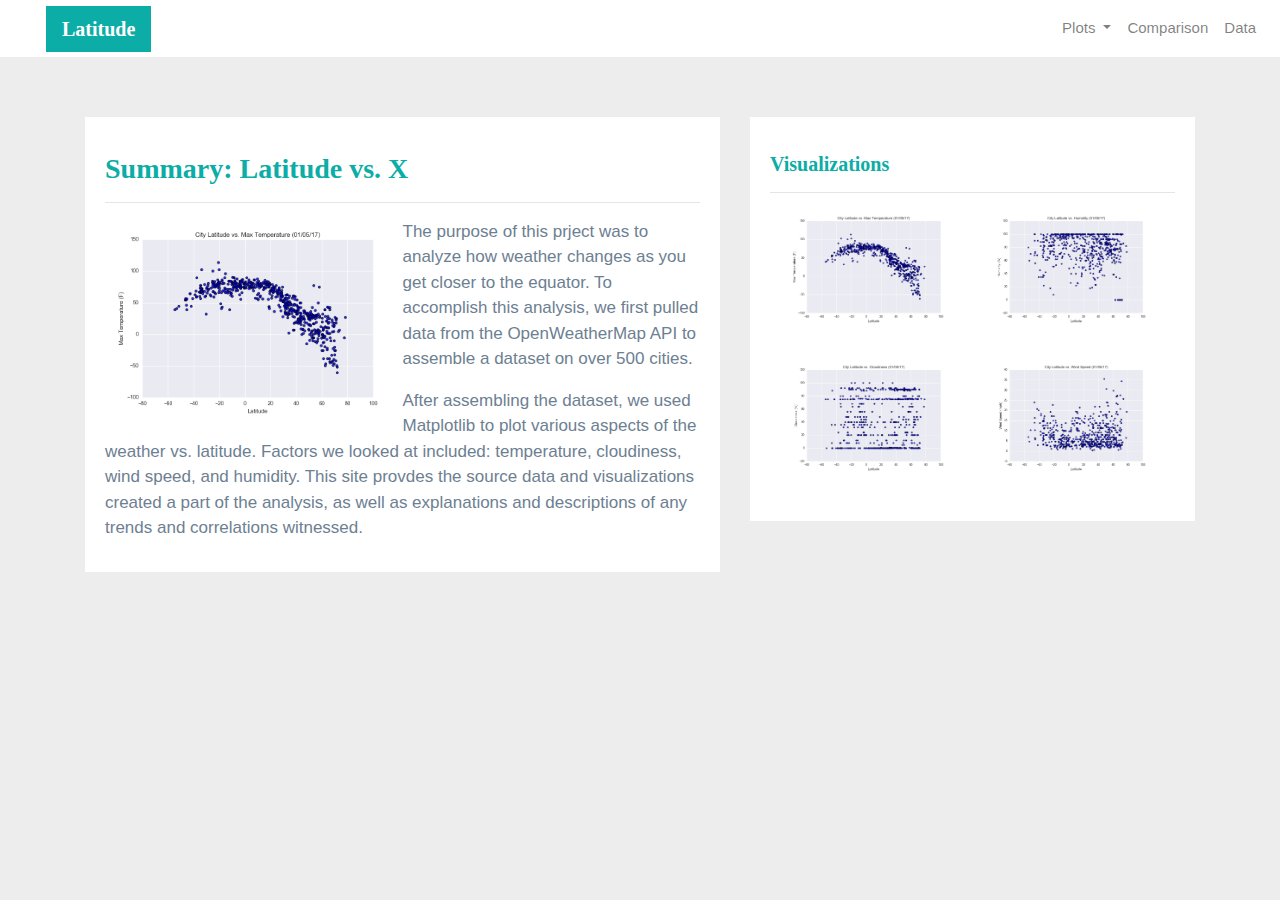
<file: index.html>
<!DOCTYPE html>
<html>

<head>
  <meta charset="utf-8" />
  <meta http-equiv="X-UA-Compatible" content="IE=edge">
  <title>Bootstrap Visualization Dashboard</title>
  <meta name="viewport" content="width=device-width, initial-scale=1">

  <!-- Bootstrap CSS -->
  <link rel="stylesheet" href="https://maxcdn.bootstrapcdn.com/bootstrap/4.0.0/css/bootstrap.min.css" integrity="sha384-Gn5384xqQ1aoWXA+058RXPxPg6fy4IWvTNh0E263XmFcJlSAwiGgFAW/dAiS6JXm"
    crossorigin="anonymous">

  <!--CSS Link-->
  <link rel="stylesheet" type="text/css" href="style.css">

</head>

<body>
  <!-- Navigation Section -->
  <div class="navigation">
    <nav class="navbar navbar-expand-lg navbar-light">
      <a class="navbar-brand" style="background-color: #0BADA6;" href="index.html">Latitude</a>
      <button class="navbar-toggler  border border-white" type="button" data-toggle="collapse" data-target="#navbarNavDropdown"
        aria-controls="navbarNavDropdown" aria-expanded="false" aria-label="Toggle navigation">
        <span class="navbar-toggler-icon"></span>
      </button>
      <div class="collapse navbar-collapse" id="navbarNavDropdown">
        <ul class="navbar-nav ml-auto">
          <li class="nav-item dropdown">
            <a class="nav-link dropdown-toggle" href="#" id="navbarDropdownMenuLink" data-toggle="dropdown"
              aria-haspopup="true" aria-expanded="false">
              Plots
            </a>
            <div class="dropdown-menu" aria-labelledby="navbarDropdownMenuLink">
              <a class="dropdown-item" href="max_temperature.html">Max Temperature</a>
              <a class="dropdown-item" href="humidity.html">Humidity</a>
              <a class="dropdown-item" href="cloudiness.html">Cloudiness</a>
              <a class="dropdown-item" href="wind_speed.html">Wind Speed</a>
            </div>
          </li>
          <li class="nav-item">
            <a class="nav-link" href="comparisons.html">Comparison</a>
          </li>
          <li class="nav-item">
            <a class="nav-link" href="data.html">Data</a>
          </li>

        </ul>
      </div>
    </nav>
  </div>
  <!-- Content Section -->
  <div class="container">
    <div class="row">
      <div class="col-lg-7 col-md-12">
        <!-- Left box  -->
        <div class="box">
          <h3 class="title">Summary: Latitude vs. X</h3>
          <hr>
          <img src="Resources/assets/images/Fig1.png" class="vizualization rounded float-left" alt="Max Temperature Graph">
          <p>The purpose of this prject was to analyze how weather changes as you get closer to the equator. To
            accomplish this analysis, we first pulled data from the OpenWeatherMap API to assemble a dataset on over
            500 cities.</p>
          <p>After assembling the dataset, we used Matplotlib to plot various aspects of the weather vs. latitude.
            Factors we looked at included: temperature, cloudiness, wind speed, and humidity. This site provdes the
            source data and visualizations created a part of the analysis, as well as explanations and descriptions of
            any trends and correlations witnessed.</p>
        </div>
      </div>
      <div class="col-lg-5 col-md-12">
        <!-- Right Box -->
        <div class="box">
          <h5 class="title">Visualizations</h5>
          <hr>


          <div class="container">
            <div class="row" style="padding-bottom: 30px;">
              <div class="col-6">
                <a href="max_temperature.html">
                  <img class="panel" src="Resources/assets/images/Fig1.png" alt="Max Temperature Image">
                </a>
              </div>
              <div class="col-6">
                <a href="humidity.html">
                  <img class="panel" src="Resources/assets/images/Fig2.png" alt="Humidity Graph">
                </a>
              </div>
            </div>

            <div class="row" style="padding-bottom: 30px;">
              <div class="col-6">
                <a href="cloudiness.html">
                  <img class="panel" src="Resources/assets/images/Fig3.png" alt="Cloudiness Graph">
                </a>
              </div>
              <div class="col-6">
                <a href="wind_speed.html">
                  <img class="panel" src="Resources/assets/images/Fig4.png" alt="Wind Speed Graph">
                </a>
              </div>


            </div>
          </div>


        </div>
      </div>
    </div>
  </div>

  <!-- Bootstrap JS -->
  <script src="https://code.jquery.com/jquery-3.2.1.slim.min.js" integrity="sha384-KJ3o2DKtIkvYIK3UENzmM7KCkRr/rE9/Qpg6aAZGJwFDMVNA/GpGFF93hXpG5KkN"
    crossorigin="anonymous"></script>
  <script src="https://cdnjs.cloudflare.com/ajax/libs/popper.js/1.12.9/umd/popper.min.js" integrity="sha384-ApNbgh9B+Y1QKtv3Rn7W3mgPxhU9K/ScQsAP7hUibX39j7fakFPskvXusvfa0b4Q"
    crossorigin="anonymous"></script>
  <script src="https://maxcdn.bootstrapcdn.com/bootstrap/4.0.0/js/bootstrap.min.js" integrity="sha384-JZR6Spejh4U02d8jOt6vLEHfe/JQGiRRSQQxSfFWpi1MquVdAyjUar5+76PVCmYl"
    crossorigin="anonymous"></script>

</body>

</html>
</file>
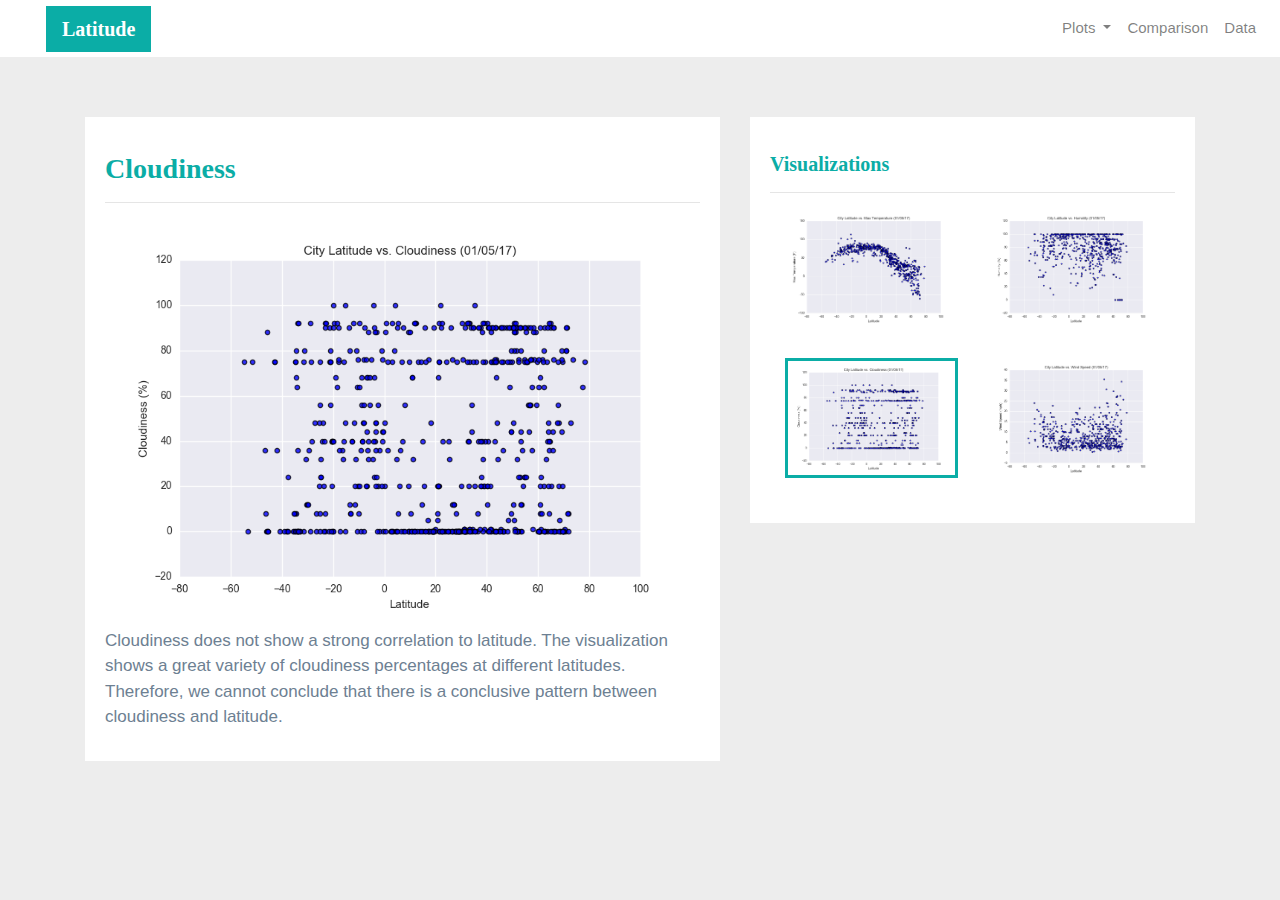
<file: cloudiness.html>
<!DOCTYPE html>
<html>

<head>
  <meta charset="utf-8" />
  <meta http-equiv="X-UA-Compatible" content="IE=edge">
  <title>Bootstrap Visualization Dashboard</title>
  <meta name="viewport" content="width=device-width, initial-scale=1">

  <!-- Bootstrap CSS -->
  <link rel="stylesheet" href="https://maxcdn.bootstrapcdn.com/bootstrap/4.0.0/css/bootstrap.min.css" integrity="sha384-Gn5384xqQ1aoWXA+058RXPxPg6fy4IWvTNh0E263XmFcJlSAwiGgFAW/dAiS6JXm"
    crossorigin="anonymous">

  <!--CSS Link-->
  <link rel="stylesheet" type="text/css" href="style.css">

</head>

<body>
  <!-- Navigation Section -->
  <div class="navigation">
    <nav class="navbar navbar-expand-lg navbar-light">
      <a class="navbar-brand" style="background-color: #0BADA6;" href="index.html">Latitude</a>
      <button class="navbar-toggler border border-white" type="button" data-toggle="collapse" data-target="#navbarNavDropdown"
        aria-controls="navbarNavDropdown" aria-expanded="false" aria-label="Toggle navigation">
        <span class="navbar-toggler-icon"></span>
      </button>
      <div class="collapse navbar-collapse" id="navbarNavDropdown">
        <ul class="navbar-nav ml-auto">
          <li class="nav-item dropdown">
            <a class="nav-link dropdown-toggle" href="#" id="navbarDropdownMenuLink" data-toggle="dropdown"
              aria-haspopup="true" aria-expanded="false">
              Plots
            </a>
            <div class="dropdown-menu" aria-labelledby="navbarDropdownMenuLink">
              <a class="dropdown-item" href="max_temperature.html">Max Temperature</a>
              <a class="dropdown-item" href="humidity.html">Humidity</a>
              <a class="dropdown-item active" href="cloudiness.html">Cloudiness</a>
              <a class="dropdown-item" href="wind_speed.html">Wind Speed</a>
            </div>
          </li>
          <li class="nav-item">
            <a class="nav-link" href="comparisons.html">Comparison</a>
          </li>
          <li class="nav-item">
            <a class="nav-link" href="data.html">Data</a>
          </li>

        </ul>
      </div>
    </nav>
  </div>
  <!-- Content Section -->
  <div class="container">
    <div class="row">
      <div class="col-lg-7 col-md-12">
        <!-- Left box  -->
        <div class="box">
          <h3 class="title">Cloudiness</h3>
          <hr>
          <img src="Resources/assets/images/Fig3.png" alt="Cloudines Graph">
          <p>Cloudiness does not show a strong correlation to latitude. The visualization shows a great variety of
            cloudiness percentages at different latitudes. Therefore, we cannot conclude that there is a conclusive
            pattern between cloudiness and latitude.</p>
        </div>
      </div>
      <div class="col-lg-5 col-md-12">
        <!-- Right Box -->
        <div class="box">
          <h5 class="title">Visualizations</h5>
          <hr>


          <div class="container">
            <div class="row" style="padding-bottom: 30px;">
              <div class="col-6">
                <a href="max_temperature.html">
                  <img class="panel" src="Resources/assets/images/Fig1.png" alt="Max Temperature Image">
                </a>
              </div>
              <div class="col-6">
                <a href="humidity.html">
                  <img class="panel" src="Resources/assets/images/Fig2.png" alt="Humidity Graph">
                </a>
              </div>
            </div>

            <div class="row" style="padding-bottom: 30px;">
              <div class="col-6">
                <a href="cloudiness.html">
                  <img class="panel active" src="Resources/assets/images/Fig3.png" alt="Cloudiness Graph">
                </a>
              </div>
              <div class="col-6">
                <a href="wind_speed.html">
                  <img class="panel" src="Resources/assets/images/Fig4.png" alt="Wind Speed Graph">
                </a>
              </div>


            </div>
          </div>


        </div>
      </div>
    </div>
  </div>

  <!-- Bootstrap JS -->
  <script src="https://code.jquery.com/jquery-3.2.1.slim.min.js" integrity="sha384-KJ3o2DKtIkvYIK3UENzmM7KCkRr/rE9/Qpg6aAZGJwFDMVNA/GpGFF93hXpG5KkN"
    crossorigin="anonymous"></script>
  <script src="https://cdnjs.cloudflare.com/ajax/libs/popper.js/1.12.9/umd/popper.min.js" integrity="sha384-ApNbgh9B+Y1QKtv3Rn7W3mgPxhU9K/ScQsAP7hUibX39j7fakFPskvXusvfa0b4Q"
    crossorigin="anonymous"></script>
  <script src="https://maxcdn.bootstrapcdn.com/bootstrap/4.0.0/js/bootstrap.min.js" integrity="sha384-JZR6Spejh4U02d8jOt6vLEHfe/JQGiRRSQQxSfFWpi1MquVdAyjUar5+76PVCmYl"
    crossorigin="anonymous"></script>

</body>

</html>
</file>
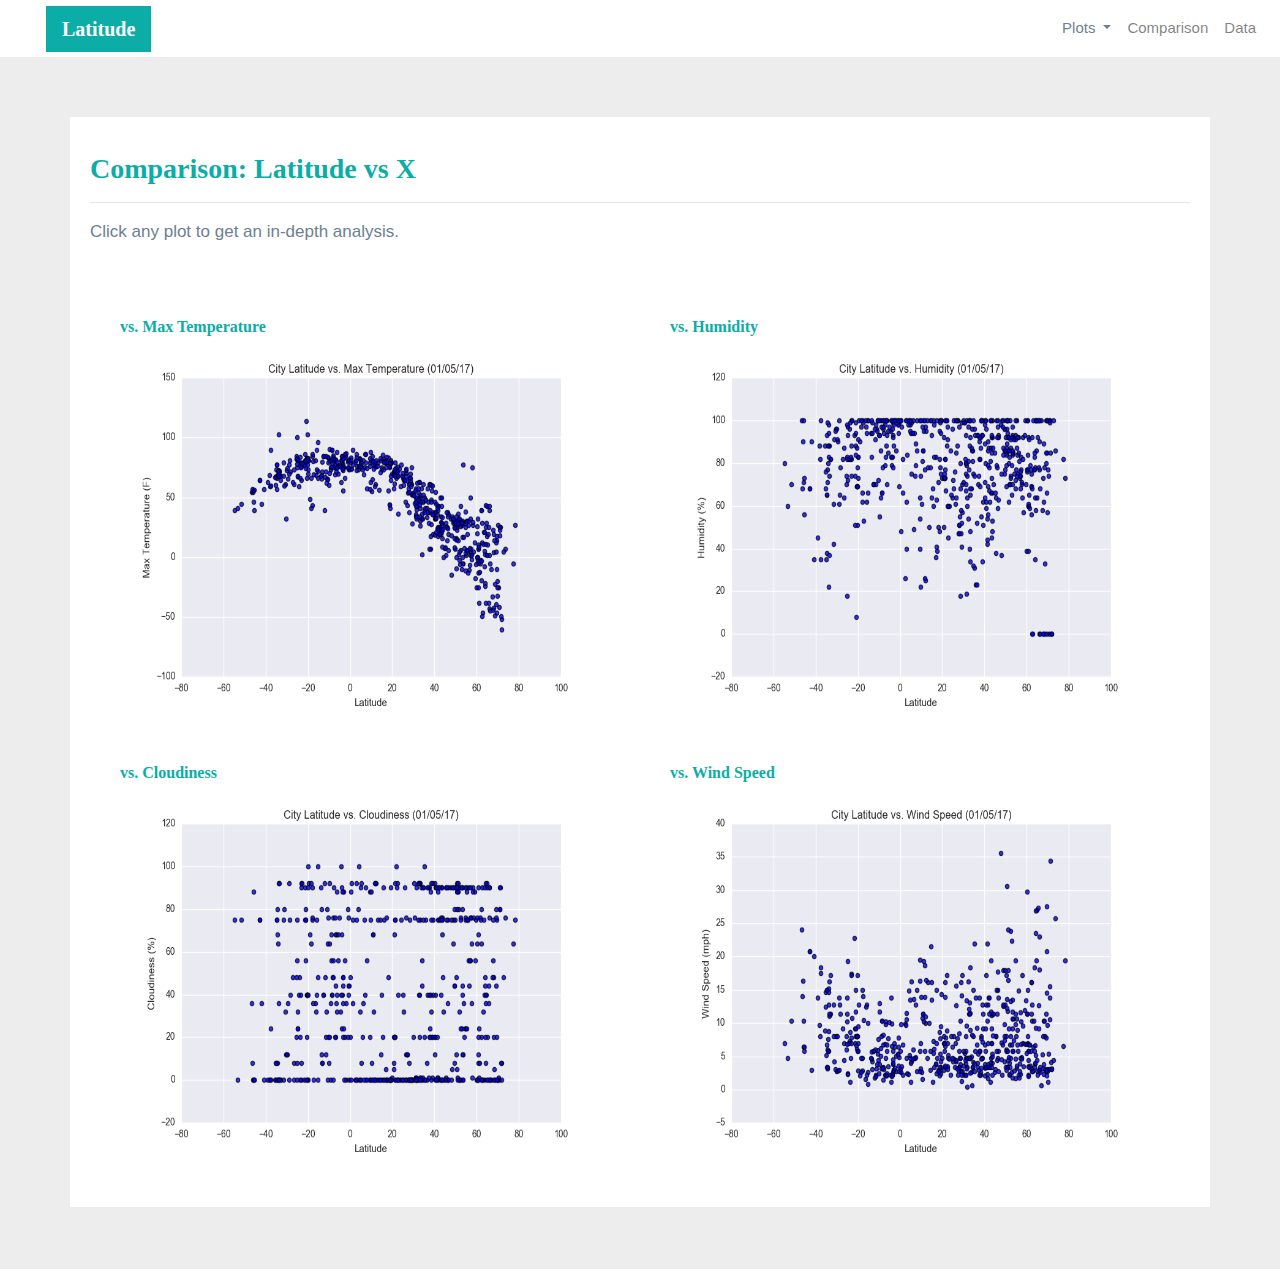
<file: comparisons.html>
<!DOCTYPE html>
<html>

<head>
  <meta charset="utf-8" />
  <meta http-equiv="X-UA-Compatible" content="IE=edge">
  <title>Bootstrap Visualization Dashboard</title>
  <meta name="viewport" content="width=device-width, initial-scale=1">

  <!-- Bootstrap CSS -->
  <link rel="stylesheet" href="https://maxcdn.bootstrapcdn.com/bootstrap/4.0.0/css/bootstrap.min.css" integrity="sha384-Gn5384xqQ1aoWXA+058RXPxPg6fy4IWvTNh0E263XmFcJlSAwiGgFAW/dAiS6JXm"
    crossorigin="anonymous">

  <!--CSS Link-->
  <link rel="stylesheet" type="text/css" href="style.css">

</head>

<body>
  <!-- Navigation Section -->
  <div class="navigation">
    <nav class="navbar navbar-expand-lg navbar-light">
      <a class="navbar-brand" style="background-color: #0BADA6;" href="index.html">Latitude</a>
      <button class="navbar-toggler  border border-white" type="button" data-toggle="collapse" data-target="#navbarNavDropdown"
        aria-controls="navbarNavDropdown" aria-expanded="false" aria-label="Toggle navigation">
        <span class="navbar-toggler-icon"></span>
      </button>
      <div class="collapse navbar-collapse" id="navbarNavDropdown">
        <ul class="navbar-nav ml-auto">
          <li class="nav-item dropdown">
            <a class="nav-link dropdown-toggle" href="#" id="navbarDropdownMenuLink" data-toggle="dropdown"
              aria-haspopup="true" aria-expanded="false" style="color: #6D8092">
              Plots
            </a>
            <div class="dropdown-menu" aria-labelledby="navbarDropdownMenuLink">
              <a class="dropdown-item" href="max_temperature.html">Max Temperature</a>
              <a class="dropdown-item" href="humidity.html">Humidity</a>
              <a class="dropdown-item" href="cloudiness.html">Cloudiness</a>
              <a class="dropdown-item" href="wind_speed.html">Wind Speed</a>
            </div>
          </li>
          <li class="nav-item">
            <a class="nav-link" href="comparisons.html">Comparison</a>
          </li>
          <li class="nav-item">
            <a class="nav-link" href="data.html">Data</a>
          </li>

        </ul>
      </div>
    </nav>
  </div>
  <!-- Content Section -->
  <div class="container">
    <div class="row">
      <div>
        <!-- Left box  -->
        <div class="box">
          <h3 class="title">Comparison: Latitude vs X</h3>
          <hr>
          <p>Click any plot to get an in-depth analysis.</p>
          <div class="container" style="padding-bottom: 40px;">
            <div class="row">
              <div class="col-lg-6" style="padding: 30px;">
                <div class="title">vs. Max Temperature</div>
                <a href="max_temperature.html">
                  <img class="panel" src="Resources/assets/images/Fig1.png" alt="Max Temperature Image">
                </a>
              </div>
              <div class="col-lg-6" style="padding: 30px;">
                <div class="title">vs. Humidity</div>
                <a href="humidity.html">
                  <img class="panel" src="Resources/assets/images/Fig2.png" alt="Humidity Graph">
                </a>
              </div>
            </div>

            <div class="row">
              <div class="col-lg-6" style="padding: 30px;">
                <div class="title">vs. Cloudiness</div>
                <a href="cloudiness.html">
                  <img class="panel" src="Resources/assets/images/Fig3.png" alt="Cloudiness Graph">
                </a>

              </div>
              <div class="col-lg-6" style="padding: 30px;">
                <div class="title">vs. Wind Speed</div>
                <a href="wind_speed.html">
                  <img class="panel" src="Resources/assets/images/Fig4.png" alt="Wind Speed Graph">
                </a>
              </div>
            </div>
          </div>
        </div>
      </div>
    </div>
  </div>

  <!-- Bootstrap JS -->
  <script src="https://code.jquery.com/jquery-3.2.1.slim.min.js" integrity="sha384-KJ3o2DKtIkvYIK3UENzmM7KCkRr/rE9/Qpg6aAZGJwFDMVNA/GpGFF93hXpG5KkN"
    crossorigin="anonymous"></script>
  <script src="https://cdnjs.cloudflare.com/ajax/libs/popper.js/1.12.9/umd/popper.min.js" integrity="sha384-ApNbgh9B+Y1QKtv3Rn7W3mgPxhU9K/ScQsAP7hUibX39j7fakFPskvXusvfa0b4Q"
    crossorigin="anonymous"></script>
  <script src="https://maxcdn.bootstrapcdn.com/bootstrap/4.0.0/js/bootstrap.min.js" integrity="sha384-JZR6Spejh4U02d8jOt6vLEHfe/JQGiRRSQQxSfFWpi1MquVdAyjUar5+76PVCmYl"
    crossorigin="anonymous"></script>

</body>

</html>
</file>
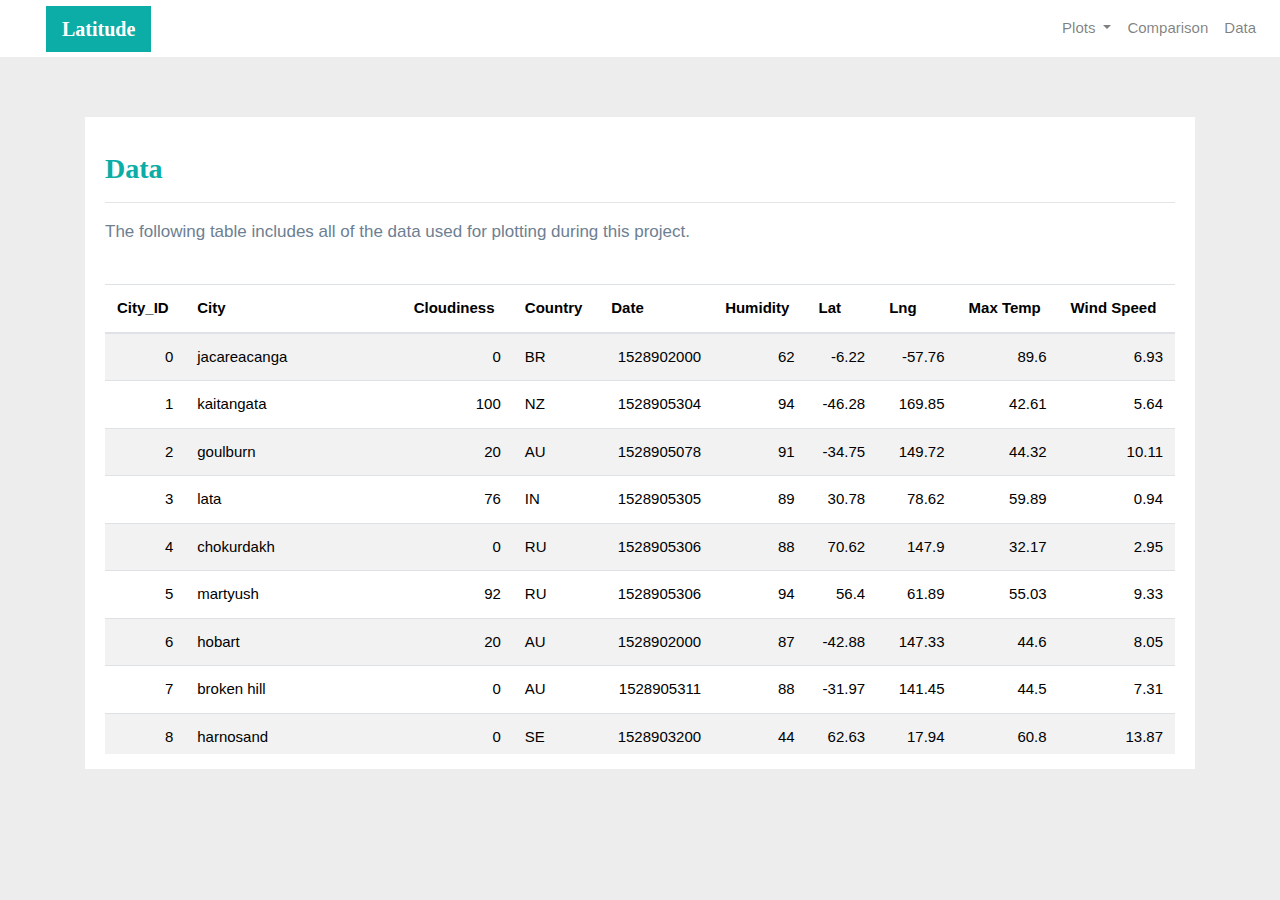
<file: data.html>
<!DOCTYPE html>
<html>

<head>
  <meta charset="utf-8" />
  <meta http-equiv="X-UA-Compatible" content="IE=edge">
  <title>Bootstrap Visualization Dashboard</title>
  <meta name="viewport" content="width=device-width, initial-scale=1">

  <!-- Bootstrap CSS -->
  <link rel="stylesheet" href="https://maxcdn.bootstrapcdn.com/bootstrap/4.0.0/css/bootstrap.min.css" integrity="sha384-Gn5384xqQ1aoWXA+058RXPxPg6fy4IWvTNh0E263XmFcJlSAwiGgFAW/dAiS6JXm"
    crossorigin="anonymous">

  <!--CSS Link-->
  <link rel="stylesheet" type="text/css" href="style.css">

</head>

<body>
  <!-- Navigation Section -->
  <div class="navigation">
    <nav class="navbar navbar-expand-lg navbar-light">
      <a class="navbar-brand" style="background-color: #0BADA6;" href="index.html">Latitude</a>
      <button class="navbar-toggler border border-white" type="button" data-toggle="collapse" data-target="#navbarNavDropdown"
        aria-controls="navbarNavDropdown" aria-expanded="false" aria-label="Toggle navigation">
        <span class="navbar-toggler-icon"></span>
      </button>
      <div class="collapse navbar-collapse" id="navbarNavDropdown">
        <ul class="navbar-nav ml-auto">
          <li class="nav-item dropdown">
            <a class="nav-link dropdown-toggle" href="#" id="navbarDropdownMenuLink" data-toggle="dropdown"
              aria-haspopup="true" aria-expanded="false">
              Plots
            </a>
            <div class="dropdown-menu" aria-labelledby="navbarDropdownMenuLink">
              <a class="dropdown-item" href="max_temperature.html">Max Temperature</a>
              <a class="dropdown-item" href="humidity.html">Humidity</a>
              <a class="dropdown-item" href="cloudiness.html">Cloudiness</a>
              <a class="dropdown-item" href="wind_speed.html">Wind Speed</a>
            </div>
          </li>
          <li class="nav-item">
            <a class="nav-link" href="comparisons.html">Comparison</a>
          </li>
          <li class="nav-item">
            <a class="nav-link" href="data.html">Data</a>
          </li>

        </ul>
      </div>
    </nav>
  </div>
  <!-- Content Section -->
  <div class="container">
    <div class="box">
      <h3 class="title">Data</h3>
      <hr>
      <p>The following table includes all of the data used for plotting during this project.</p>
      <br>
      <div class="table-responsive" style="overflow-x:auto; overflow-y:auto; max-height:470px; max-width: auto;">
        <table class="table table-striped">
          <thead>
            <tr>
              <th title="Field #1">City_ID</th>
              <th title="Field #2">City</th>
              <th title="Field #3">Cloudiness</th>
              <th title="Field #4">Country</th>
              <th title="Field #5">Date</th>
              <th title="Field #6">Humidity</th>
              <th title="Field #7">Lat</th>
              <th title="Field #8">Lng</th>
              <th title="Field #9">Max Temp</th>
              <th title="Field #10">Wind Speed</th>
            </tr>
          </thead>
          <tbody>
            <tr>
              <td align="right">0</td>
              <td>jacareacanga</td>
              <td align="right">0</td>
              <td>BR</td>
              <td align="right">1528902000</td>
              <td align="right">62</td>
              <td align="right">-6.22</td>
              <td align="right">-57.76</td>
              <td align="right">89.6</td>
              <td align="right">6.93</td>
            </tr>
            <tr>
              <td align="right">1</td>
              <td>kaitangata</td>
              <td align="right">100</td>
              <td>NZ</td>
              <td align="right">1528905304</td>
              <td align="right">94</td>
              <td align="right">-46.28</td>
              <td align="right">169.85</td>
              <td align="right">42.61</td>
              <td align="right">5.64</td>
            </tr>
            <tr>
              <td align="right">2</td>
              <td>goulburn</td>
              <td align="right">20</td>
              <td>AU</td>
              <td align="right">1528905078</td>
              <td align="right">91</td>
              <td align="right">-34.75</td>
              <td align="right">149.72</td>
              <td align="right">44.32</td>
              <td align="right">10.11</td>
            </tr>
            <tr>
              <td align="right">3</td>
              <td>lata</td>
              <td align="right">76</td>
              <td>IN</td>
              <td align="right">1528905305</td>
              <td align="right">89</td>
              <td align="right">30.78</td>
              <td align="right">78.62</td>
              <td align="right">59.89</td>
              <td align="right">0.94</td>
            </tr>
            <tr>
              <td align="right">4</td>
              <td>chokurdakh</td>
              <td align="right">0</td>
              <td>RU</td>
              <td align="right">1528905306</td>
              <td align="right">88</td>
              <td align="right">70.62</td>
              <td align="right">147.9</td>
              <td align="right">32.17</td>
              <td align="right">2.95</td>
            </tr>
            <tr>
              <td align="right">5</td>
              <td>martyush</td>
              <td align="right">92</td>
              <td>RU</td>
              <td align="right">1528905306</td>
              <td align="right">94</td>
              <td align="right">56.4</td>
              <td align="right">61.89</td>
              <td align="right">55.03</td>
              <td align="right">9.33</td>
            </tr>
            <tr>
              <td align="right">6</td>
              <td>hobart</td>
              <td align="right">20</td>
              <td>AU</td>
              <td align="right">1528902000</td>
              <td align="right">87</td>
              <td align="right">-42.88</td>
              <td align="right">147.33</td>
              <td align="right">44.6</td>
              <td align="right">8.05</td>
            </tr>
            <tr>
              <td align="right">7</td>
              <td>broken hill</td>
              <td align="right">0</td>
              <td>AU</td>
              <td align="right">1528905311</td>
              <td align="right">88</td>
              <td align="right">-31.97</td>
              <td align="right">141.45</td>
              <td align="right">44.5</td>
              <td align="right">7.31</td>
            </tr>
            <tr>
              <td align="right">8</td>
              <td>harnosand</td>
              <td align="right">0</td>
              <td>SE</td>
              <td align="right">1528903200</td>
              <td align="right">44</td>
              <td align="right">62.63</td>
              <td align="right">17.94</td>
              <td align="right">60.8</td>
              <td align="right">13.87</td>
            </tr>
            <tr>
              <td align="right">9</td>
              <td>tuatapere</td>
              <td align="right">0</td>
              <td>NZ</td>
              <td align="right">1528905312</td>
              <td align="right">100</td>
              <td align="right">-46.13</td>
              <td align="right">167.69</td>
              <td align="right">38.92</td>
              <td align="right">3.4</td>
            </tr>
            <tr>
              <td align="right">10</td>
              <td>puerto ayora</td>
              <td align="right">90</td>
              <td>EC</td>
              <td align="right">1528902000</td>
              <td align="right">69</td>
              <td align="right">-0.74</td>
              <td align="right">-90.35</td>
              <td align="right">77.0</td>
              <td align="right">13.87</td>
            </tr>
            <tr>
              <td align="right">11</td>
              <td>havre-saint-pierre</td>
              <td align="right">75</td>
              <td>CA</td>
              <td align="right">1528902000</td>
              <td align="right">58</td>
              <td align="right">50.23</td>
              <td align="right">-63.6</td>
              <td align="right">53.6</td>
              <td align="right">19.46</td>
            </tr>
            <tr>
              <td align="right">12</td>
              <td>punta arenas</td>
              <td align="right">0</td>
              <td>CL</td>
              <td align="right">1528902000</td>
              <td align="right">100</td>
              <td align="right">-53.16</td>
              <td align="right">-70.91</td>
              <td align="right">35.6</td>
              <td align="right">9.17</td>
            </tr>
            <tr>
              <td align="right">13</td>
              <td>tasiilaq</td>
              <td align="right">75</td>
              <td>GL</td>
              <td align="right">1528901400</td>
              <td align="right">60</td>
              <td align="right">65.61</td>
              <td align="right">-37.64</td>
              <td align="right">39.2</td>
              <td align="right">2.24</td>
            </tr>
            <tr>
              <td align="right">14</td>
              <td>chapais</td>
              <td align="right">40</td>
              <td>CA</td>
              <td align="right">1528902000</td>
              <td align="right">38</td>
              <td align="right">49.78</td>
              <td align="right">-74.86</td>
              <td align="right">59.0</td>
              <td align="right">10.29</td>
            </tr>
            <tr>
              <td align="right">15</td>
              <td>avarua</td>
              <td align="right">40</td>
              <td>CK</td>
              <td align="right">1528902000</td>
              <td align="right">56</td>
              <td align="right">-21.21</td>
              <td align="right">-159.78</td>
              <td align="right">73.4</td>
              <td align="right">10.29</td>
            </tr>
            <tr>
              <td align="right">16</td>
              <td>hofn</td>
              <td align="right">75</td>
              <td>IS</td>
              <td align="right">1528902000</td>
              <td align="right">87</td>
              <td align="right">64.25</td>
              <td align="right">-15.21</td>
              <td align="right">51.8</td>
              <td align="right">8.05</td>
            </tr>
            <tr>
              <td align="right">17</td>
              <td>yukamenskoye</td>
              <td align="right">92</td>
              <td>RU</td>
              <td align="right">1528905315</td>
              <td align="right">98</td>
              <td align="right">57.89</td>
              <td align="right">52.24</td>
              <td align="right">56.65</td>
              <td align="right">10.22</td>
            </tr>
            <tr>
              <td align="right">18</td>
              <td>khandbari</td>
              <td align="right">80</td>
              <td>NP</td>
              <td align="right">1528905315</td>
              <td align="right">67</td>
              <td align="right">27.38</td>
              <td align="right">87.21</td>
              <td align="right">44.59</td>
              <td align="right">1.39</td>
            </tr>
            <tr>
              <td align="right">19</td>
              <td>bethel</td>
              <td align="right">1</td>
              <td>US</td>
              <td align="right">1528901580</td>
              <td align="right">93</td>
              <td align="right">60.79</td>
              <td align="right">-161.76</td>
              <td align="right">44.6</td>
              <td align="right">8.05</td>
            </tr>
            <tr>
              <td align="right">20</td>
              <td>ushuaia</td>
              <td align="right">75</td>
              <td>AR</td>
              <td align="right">1528902000</td>
              <td align="right">64</td>
              <td align="right">-54.81</td>
              <td align="right">-68.31</td>
              <td align="right">41.0</td>
              <td align="right">3.36</td>
            </tr>
            <tr>
              <td align="right">21</td>
              <td>east london</td>
              <td align="right">0</td>
              <td>ZA</td>
              <td align="right">1528902000</td>
              <td align="right">37</td>
              <td align="right">-33.02</td>
              <td align="right">27.91</td>
              <td align="right">69.8</td>
              <td align="right">5.82</td>
            </tr>
            <tr>
              <td align="right">22</td>
              <td>bluff</td>
              <td align="right">76</td>
              <td>AU</td>
              <td align="right">1528905321</td>
              <td align="right">76</td>
              <td align="right">-23.58</td>
              <td align="right">149.07</td>
              <td align="right">61.96</td>
              <td align="right">4.74</td>
            </tr>
            <tr>
              <td align="right">23</td>
              <td>mount isa</td>
              <td align="right">75</td>
              <td>AU</td>
              <td align="right">1528902000</td>
              <td align="right">100</td>
              <td align="right">-20.73</td>
              <td align="right">139.49</td>
              <td align="right">64.4</td>
              <td align="right">3.29</td>
            </tr>
            <tr>
              <td align="right">24</td>
              <td>pevek</td>
              <td align="right">0</td>
              <td>RU</td>
              <td align="right">1528905321</td>
              <td align="right">71</td>
              <td align="right">69.7</td>
              <td align="right">170.27</td>
              <td align="right">36.94</td>
              <td align="right">6.98</td>
            </tr>
            <tr>
              <td align="right">25</td>
              <td>gao</td>
              <td align="right">24</td>
              <td>ML</td>
              <td align="right">1528905321</td>
              <td align="right">16</td>
              <td align="right">16.28</td>
              <td align="right">-0.04</td>
              <td align="right">110.02</td>
              <td align="right">4.97</td>
            </tr>
            <tr>
              <td align="right">26</td>
              <td>cabo san lucas</td>
              <td align="right">75</td>
              <td>MX</td>
              <td align="right">1528901160</td>
              <td align="right">74</td>
              <td align="right">22.89</td>
              <td align="right">-109.91</td>
              <td align="right">84.2</td>
              <td align="right">10.29</td>
            </tr>
            <tr>
              <td align="right">27</td>
              <td>sao filipe</td>
              <td align="right">0</td>
              <td>CV</td>
              <td align="right">1528905323</td>
              <td align="right">88</td>
              <td align="right">14.9</td>
              <td align="right">-24.5</td>
              <td align="right">75.73</td>
              <td align="right">13.02</td>
            </tr>
            <tr>
              <td align="right">28</td>
              <td>tiksi</td>
              <td align="right">44</td>
              <td>RU</td>
              <td align="right">1528905298</td>
              <td align="right">58</td>
              <td align="right">71.64</td>
              <td align="right">128.87</td>
              <td align="right">57.73</td>
              <td align="right">10.11</td>
            </tr>
            <tr>
              <td align="right">29</td>
              <td>busselton</td>
              <td align="right">92</td>
              <td>AU</td>
              <td align="right">1528905323</td>
              <td align="right">100</td>
              <td align="right">-33.64</td>
              <td align="right">115.35</td>
              <td align="right">60.43</td>
              <td align="right">10.56</td>
            </tr>
            <tr>
              <td align="right">30</td>
              <td>alofi</td>
              <td align="right">76</td>
              <td>NU</td>
              <td align="right">1528902000</td>
              <td align="right">88</td>
              <td align="right">-19.06</td>
              <td align="right">-169.92</td>
              <td align="right">71.6</td>
              <td align="right">3.36</td>
            </tr>
            <tr>
              <td align="right">31</td>
              <td>ola</td>
              <td align="right">75</td>
              <td>RU</td>
              <td align="right">1528902000</td>
              <td align="right">100</td>
              <td align="right">59.58</td>
              <td align="right">151.3</td>
              <td align="right">42.8</td>
              <td align="right">7.76</td>
            </tr>
            <tr>
              <td align="right">32</td>
              <td>atar</td>
              <td align="right">20</td>
              <td>MR</td>
              <td align="right">1528902000</td>
              <td align="right">19</td>
              <td align="right">20.52</td>
              <td align="right">-13.05</td>
              <td align="right">91.4</td>
              <td align="right">9.17</td>
            </tr>
            <tr>
              <td align="right">33</td>
              <td>rikitea</td>
              <td align="right">0</td>
              <td>PF</td>
              <td align="right">1528905325</td>
              <td align="right">100</td>
              <td align="right">-23.12</td>
              <td align="right">-134.97</td>
              <td align="right">73.57</td>
              <td align="right">8.66</td>
            </tr>
            <tr>
              <td align="right">34</td>
              <td>hermanus</td>
              <td align="right">0</td>
              <td>ZA</td>
              <td align="right">1528905325</td>
              <td align="right">24</td>
              <td align="right">-34.42</td>
              <td align="right">19.24</td>
              <td align="right">77.17</td>
              <td align="right">8.66</td>
            </tr>
            <tr>
              <td align="right">35</td>
              <td>ponta delgada</td>
              <td align="right">75</td>
              <td>PT</td>
              <td align="right">1528903800</td>
              <td align="right">88</td>
              <td align="right">37.73</td>
              <td align="right">-25.67</td>
              <td align="right">71.6</td>
              <td align="right">12.75</td>
            </tr>
            <tr>
              <td align="right">36</td>
              <td>bambari</td>
              <td align="right">24</td>
              <td>CF</td>
              <td align="right">1528905326</td>
              <td align="right">84</td>
              <td align="right">5.77</td>
              <td align="right">20.68</td>
              <td align="right">81.85</td>
              <td align="right">7.65</td>
            </tr>
            <tr>
              <td align="right">37</td>
              <td>cap malheureux</td>
              <td align="right">75</td>
              <td>MU</td>
              <td align="right">1528902000</td>
              <td align="right">69</td>
              <td align="right">-19.98</td>
              <td align="right">57.61</td>
              <td align="right">75.2</td>
              <td align="right">14.99</td>
            </tr>
            <tr>
              <td align="right">38</td>
              <td>puerto escondido</td>
              <td align="right">75</td>
              <td>MX</td>
              <td align="right">1528901100</td>
              <td align="right">65</td>
              <td align="right">15.86</td>
              <td align="right">-97.07</td>
              <td align="right">80.6</td>
              <td align="right">3.36</td>
            </tr>
            <tr>
              <td align="right">39</td>
              <td>qaanaaq</td>
              <td align="right">32</td>
              <td>GL</td>
              <td align="right">1528905330</td>
              <td align="right">100</td>
              <td align="right">77.48</td>
              <td align="right">-69.36</td>
              <td align="right">31.45</td>
              <td align="right">6.31</td>
            </tr>
            <tr>
              <td align="right">40</td>
              <td>new norfolk</td>
              <td align="right">20</td>
              <td>AU</td>
              <td align="right">1528902000</td>
              <td align="right">87</td>
              <td align="right">-42.78</td>
              <td align="right">147.06</td>
              <td align="right">44.6</td>
              <td align="right">8.05</td>
            </tr>
            <tr>
              <td align="right">41</td>
              <td>najran</td>
              <td align="right">40</td>
              <td>SA</td>
              <td align="right">1528902000</td>
              <td align="right">13</td>
              <td align="right">17.54</td>
              <td align="right">44.22</td>
              <td align="right">98.6</td>
              <td align="right">11.41</td>
            </tr>
            <tr>
              <td align="right">42</td>
              <td>isla mujeres</td>
              <td align="right">90</td>
              <td>MX</td>
              <td align="right">1528904340</td>
              <td align="right">100</td>
              <td align="right">21.23</td>
              <td align="right">-86.73</td>
              <td align="right">75.2</td>
              <td align="right">16.11</td>
            </tr>
            <tr>
              <td align="right">43</td>
              <td>mar del plata</td>
              <td align="right">0</td>
              <td>AR</td>
              <td align="right">1528905297</td>
              <td align="right">100</td>
              <td align="right">-46.43</td>
              <td align="right">-67.52</td>
              <td align="right">32.53</td>
              <td align="right">7.31</td>
            </tr>
            <tr>
              <td align="right">44</td>
              <td>provideniya</td>
              <td align="right">0</td>
              <td>RU</td>
              <td align="right">1528905332</td>
              <td align="right">91</td>
              <td align="right">64.42</td>
              <td align="right">-173.23</td>
              <td align="right">40.63</td>
              <td align="right">10.78</td>
            </tr>
            <tr>
              <td align="right">45</td>
              <td>jamestown</td>
              <td align="right">12</td>
              <td>AU</td>
              <td align="right">1528905333</td>
              <td align="right">88</td>
              <td align="right">-33.21</td>
              <td align="right">138.6</td>
              <td align="right">43.15</td>
              <td align="right">10.89</td>
            </tr>
            <tr>
              <td align="right">46</td>
              <td>medicine hat</td>
              <td align="right">20</td>
              <td>CA</td>
              <td align="right">1528902000</td>
              <td align="right">34</td>
              <td align="right">50.04</td>
              <td align="right">-110.68</td>
              <td align="right">66.2</td>
              <td align="right">14.99</td>
            </tr>
            <tr>
              <td align="right">47</td>
              <td>katsuura</td>
              <td align="right">8</td>
              <td>JP</td>
              <td align="right">1528905334</td>
              <td align="right">88</td>
              <td align="right">33.93</td>
              <td align="right">134.5</td>
              <td align="right">62.05</td>
              <td align="right">7.54</td>
            </tr>
            <tr>
              <td align="right">48</td>
              <td>aklavik</td>
              <td align="right">20</td>
              <td>CA</td>
              <td align="right">1528902000</td>
              <td align="right">53</td>
              <td align="right">68.22</td>
              <td align="right">-135.01</td>
              <td align="right">51.8</td>
              <td align="right">11.41</td>
            </tr>
            <tr>
              <td align="right">49</td>
              <td>tuktoyaktuk</td>
              <td align="right">20</td>
              <td>CA</td>
              <td align="right">1528902000</td>
              <td align="right">61</td>
              <td align="right">69.44</td>
              <td align="right">-133.03</td>
              <td align="right">46.4</td>
              <td align="right">6.93</td>
            </tr>
            <tr>
              <td align="right">50</td>
              <td>kapaa</td>
              <td align="right">90</td>
              <td>US</td>
              <td align="right">1528901760</td>
              <td align="right">88</td>
              <td align="right">22.08</td>
              <td align="right">-159.32</td>
              <td align="right">75.2</td>
              <td align="right">14.99</td>
            </tr>
            <tr>
              <td align="right">51</td>
              <td>mildura</td>
              <td align="right">0</td>
              <td>AU</td>
              <td align="right">1528905300</td>
              <td align="right">92</td>
              <td align="right">-34.18</td>
              <td align="right">142.16</td>
              <td align="right">45.67</td>
              <td align="right">9.66</td>
            </tr>
            <tr>
              <td align="right">52</td>
              <td>souillac</td>
              <td align="right">75</td>
              <td>FR</td>
              <td align="right">1528903800</td>
              <td align="right">49</td>
              <td align="right">45.6</td>
              <td align="right">-0.6</td>
              <td align="right">73.4</td>
              <td align="right">10.29</td>
            </tr>
            <tr>
              <td align="right">53</td>
              <td>lorengau</td>
              <td align="right">100</td>
              <td>PG</td>
              <td align="right">1528905336</td>
              <td align="right">100</td>
              <td align="right">-2.02</td>
              <td align="right">147.27</td>
              <td align="right">80.59</td>
              <td align="right">3.85</td>
            </tr>
            <tr>
              <td align="right">54</td>
              <td>praia</td>
              <td align="right">20</td>
              <td>BR</td>
              <td align="right">1528902000</td>
              <td align="right">47</td>
              <td align="right">-20.25</td>
              <td align="right">-43.81</td>
              <td align="right">82.4</td>
              <td align="right">3.36</td>
            </tr>
            <tr>
              <td align="right">55</td>
              <td>port alfred</td>
              <td align="right">0</td>
              <td>ZA</td>
              <td align="right">1528905338</td>
              <td align="right">50</td>
              <td align="right">-33.59</td>
              <td align="right">26.89</td>
              <td align="right">76.54</td>
              <td align="right">7.2</td>
            </tr>
            <tr>
              <td align="right">56</td>
              <td>barranca</td>
              <td align="right">0</td>
              <td>PE</td>
              <td align="right">1528905339</td>
              <td align="right">98</td>
              <td align="right">-10.75</td>
              <td align="right">-77.76</td>
              <td align="right">61.87</td>
              <td align="right">9.89</td>
            </tr>
            <tr>
              <td align="right">57</td>
              <td>nome</td>
              <td align="right">40</td>
              <td>US</td>
              <td align="right">1528902900</td>
              <td align="right">70</td>
              <td align="right">30.04</td>
              <td align="right">-94.42</td>
              <td align="right">87.8</td>
              <td align="right">3.36</td>
            </tr>
            <tr>
              <td align="right">58</td>
              <td>matay</td>
              <td align="right">0</td>
              <td>EG</td>
              <td align="right">1528905339</td>
              <td align="right">23</td>
              <td align="right">28.42</td>
              <td align="right">30.79</td>
              <td align="right">97.69</td>
              <td align="right">6.98</td>
            </tr>
            <tr>
              <td align="right">59</td>
              <td>saskylakh</td>
              <td align="right">48</td>
              <td>RU</td>
              <td align="right">1528905339</td>
              <td align="right">55</td>
              <td align="right">71.97</td>
              <td align="right">114.09</td>
              <td align="right">59.53</td>
              <td align="right">5.86</td>
            </tr>
            <tr>
              <td align="right">60</td>
              <td>itarema</td>
              <td align="right">0</td>
              <td>BR</td>
              <td align="right">1528905340</td>
              <td align="right">61</td>
              <td align="right">-2.92</td>
              <td align="right">-39.92</td>
              <td align="right">88.33</td>
              <td align="right">12.57</td>
            </tr>
            <tr>
              <td align="right">61</td>
              <td>butaritari</td>
              <td align="right">56</td>
              <td>KI</td>
              <td align="right">1528905340</td>
              <td align="right">100</td>
              <td align="right">3.07</td>
              <td align="right">172.79</td>
              <td align="right">81.13</td>
              <td align="right">7.31</td>
            </tr>
            <tr>
              <td align="right">62</td>
              <td>peniche</td>
              <td align="right">20</td>
              <td>PT</td>
              <td align="right">1528903800</td>
              <td align="right">64</td>
              <td align="right">39.36</td>
              <td align="right">-9.38</td>
              <td align="right">75.2</td>
              <td align="right">12.75</td>
            </tr>
            <tr>
              <td align="right">63</td>
              <td>beloha</td>
              <td align="right">0</td>
              <td>MG</td>
              <td align="right">1528905340</td>
              <td align="right">57</td>
              <td align="right">-25.17</td>
              <td align="right">45.06</td>
              <td align="right">71.95</td>
              <td align="right">16.37</td>
            </tr>
            <tr>
              <td align="right">64</td>
              <td>anadyr</td>
              <td align="right">0</td>
              <td>RU</td>
              <td align="right">1528902000</td>
              <td align="right">57</td>
              <td align="right">64.73</td>
              <td align="right">177.51</td>
              <td align="right">48.2</td>
              <td align="right">4.47</td>
            </tr>
            <tr>
              <td align="right">65</td>
              <td>luderitz</td>
              <td align="right">12</td>
              <td>NA</td>
              <td align="right">1528905342</td>
              <td align="right">64</td>
              <td align="right">-26.65</td>
              <td align="right">15.16</td>
              <td align="right">64.03</td>
              <td align="right">17.38</td>
            </tr>
            <tr>
              <td align="right">66</td>
              <td>rochester</td>
              <td align="right">1</td>
              <td>US</td>
              <td align="right">1528902960</td>
              <td align="right">37</td>
              <td align="right">44.02</td>
              <td align="right">-92.46</td>
              <td align="right">73.4</td>
              <td align="right">6.93</td>
            </tr>
            <tr>
              <td align="right">67</td>
              <td>bosaso</td>
              <td align="right">0</td>
              <td>SO</td>
              <td align="right">1528905347</td>
              <td align="right">86</td>
              <td align="right">11.28</td>
              <td align="right">49.18</td>
              <td align="right">89.77</td>
              <td align="right">3.96</td>
            </tr>
            <tr>
              <td align="right">68</td>
              <td>faanui</td>
              <td align="right">0</td>
              <td>PF</td>
              <td align="right">1528905347</td>
              <td align="right">100</td>
              <td align="right">-16.48</td>
              <td align="right">-151.75</td>
              <td align="right">79.96</td>
              <td align="right">11.79</td>
            </tr>
            <tr>
              <td align="right">69</td>
              <td>grindavik</td>
              <td align="right">75</td>
              <td>IS</td>
              <td align="right">1528902000</td>
              <td align="right">70</td>
              <td align="right">63.84</td>
              <td align="right">-22.43</td>
              <td align="right">48.2</td>
              <td align="right">5.82</td>
            </tr>
            <tr>
              <td align="right">70</td>
              <td>margate</td>
              <td align="right">20</td>
              <td>AU</td>
              <td align="right">1528902000</td>
              <td align="right">87</td>
              <td align="right">-43.03</td>
              <td align="right">147.26</td>
              <td align="right">44.6</td>
              <td align="right">8.05</td>
            </tr>
            <tr>
              <td align="right">71</td>
              <td>marsh harbour</td>
              <td align="right">88</td>
              <td>BS</td>
              <td align="right">1528905349</td>
              <td align="right">95</td>
              <td align="right">26.54</td>
              <td align="right">-77.06</td>
              <td align="right">82.39</td>
              <td align="right">10.0</td>
            </tr>
            <tr>
              <td align="right">72</td>
              <td>comodoro rivadavia</td>
              <td align="right">40</td>
              <td>AR</td>
              <td align="right">1528902000</td>
              <td align="right">60</td>
              <td align="right">-45.87</td>
              <td align="right">-67.48</td>
              <td align="right">42.8</td>
              <td align="right">9.17</td>
            </tr>
            <tr>
              <td align="right">73</td>
              <td>upernavik</td>
              <td align="right">92</td>
              <td>GL</td>
              <td align="right">1528905350</td>
              <td align="right">100</td>
              <td align="right">72.79</td>
              <td align="right">-56.15</td>
              <td align="right">29.29</td>
              <td align="right">3.74</td>
            </tr>
            <tr>
              <td align="right">74</td>
              <td>uige</td>
              <td align="right">0</td>
              <td>AO</td>
              <td align="right">1528905350</td>
              <td align="right">29</td>
              <td align="right">-7.61</td>
              <td align="right">15.06</td>
              <td align="right">86.8</td>
              <td align="right">3.18</td>
            </tr>
            <tr>
              <td align="right">75</td>
              <td>bredasdorp</td>
              <td align="right">0</td>
              <td>ZA</td>
              <td align="right">1528902000</td>
              <td align="right">23</td>
              <td align="right">-34.53</td>
              <td align="right">20.04</td>
              <td align="right">82.4</td>
              <td align="right">5.82</td>
            </tr>
            <tr>
              <td align="right">76</td>
              <td>bodden town</td>
              <td align="right">40</td>
              <td>KY</td>
              <td align="right">1528902000</td>
              <td align="right">78</td>
              <td align="right">19.28</td>
              <td align="right">-81.25</td>
              <td align="right">80.6</td>
              <td align="right">16.11</td>
            </tr>
            <tr>
              <td align="right">77</td>
              <td>guerrero negro</td>
              <td align="right">44</td>
              <td>MX</td>
              <td align="right">1528905350</td>
              <td align="right">88</td>
              <td align="right">27.97</td>
              <td align="right">-114.04</td>
              <td align="right">63.85</td>
              <td align="right">3.74</td>
            </tr>
            <tr>
              <td align="right">78</td>
              <td>bilma</td>
              <td align="right">0</td>
              <td>NE</td>
              <td align="right">1528905351</td>
              <td align="right">12</td>
              <td align="right">18.69</td>
              <td align="right">12.92</td>
              <td align="right">110.47</td>
              <td align="right">4.63</td>
            </tr>
            <tr>
              <td align="right">79</td>
              <td>carnarvon</td>
              <td align="right">0</td>
              <td>ZA</td>
              <td align="right">1528905351</td>
              <td align="right">30</td>
              <td align="right">-30.97</td>
              <td align="right">22.13</td>
              <td align="right">60.43</td>
              <td align="right">14.25</td>
            </tr>
            <tr>
              <td align="right">80</td>
              <td>ponta do sol</td>
              <td align="right">12</td>
              <td>BR</td>
              <td align="right">1528905352</td>
              <td align="right">72</td>
              <td align="right">-20.63</td>
              <td align="right">-46.0</td>
              <td align="right">78.25</td>
              <td align="right">3.96</td>
            </tr>
            <tr>
              <td align="right">81</td>
              <td>vila franca do campo</td>
              <td align="right">75</td>
              <td>PT</td>
              <td align="right">1528903800</td>
              <td align="right">88</td>
              <td align="right">37.72</td>
              <td align="right">-25.43</td>
              <td align="right">71.6</td>
              <td align="right">12.75</td>
            </tr>
            <tr>
              <td align="right">82</td>
              <td>puerto del rosario</td>
              <td align="right">20</td>
              <td>ES</td>
              <td align="right">1528903800</td>
              <td align="right">60</td>
              <td align="right">28.5</td>
              <td align="right">-13.86</td>
              <td align="right">73.4</td>
              <td align="right">17.22</td>
            </tr>
            <tr>
              <td align="right">83</td>
              <td>sitka</td>
              <td align="right">20</td>
              <td>US</td>
              <td align="right">1528905353</td>
              <td align="right">92</td>
              <td align="right">37.17</td>
              <td align="right">-99.65</td>
              <td align="right">74.02</td>
              <td align="right">5.97</td>
            </tr>
            <tr>
              <td align="right">84</td>
              <td>camacha</td>
              <td align="right">75</td>
              <td>PT</td>
              <td align="right">1528903800</td>
              <td align="right">72</td>
              <td align="right">33.08</td>
              <td align="right">-16.33</td>
              <td align="right">68.0</td>
              <td align="right">16.11</td>
            </tr>
            <tr>
              <td align="right">85</td>
              <td>saint-philippe</td>
              <td align="right">1</td>
              <td>CA</td>
              <td align="right">1528902900</td>
              <td align="right">54</td>
              <td align="right">45.36</td>
              <td align="right">-73.48</td>
              <td align="right">78.8</td>
              <td align="right">11.41</td>
            </tr>
            <tr>
              <td align="right">86</td>
              <td>port blair</td>
              <td align="right">92</td>
              <td>IN</td>
              <td align="right">1528905357</td>
              <td align="right">97</td>
              <td align="right">11.67</td>
              <td align="right">92.75</td>
              <td align="right">84.37</td>
              <td align="right">25.1</td>
            </tr>
            <tr>
              <td align="right">87</td>
              <td>albany</td>
              <td align="right">90</td>
              <td>US</td>
              <td align="right">1528903860</td>
              <td align="right">68</td>
              <td align="right">42.65</td>
              <td align="right">-73.75</td>
              <td align="right">69.8</td>
              <td align="right">3.36</td>
            </tr>
            <tr>
              <td align="right">88</td>
              <td>barrow</td>
              <td align="right">88</td>
              <td>AR</td>
              <td align="right">1528905182</td>
              <td align="right">72</td>
              <td align="right">-38.31</td>
              <td align="right">-60.23</td>
              <td align="right">50.26</td>
              <td align="right">8.21</td>
            </tr>
            <tr>
              <td align="right">89</td>
              <td>qorveh</td>
              <td align="right">92</td>
              <td>IR</td>
              <td align="right">1528905357</td>
              <td align="right">22</td>
              <td align="right">35.17</td>
              <td align="right">47.8</td>
              <td align="right">76.72</td>
              <td align="right">3.18</td>
            </tr>
            <tr>
              <td align="right">90</td>
              <td>san jeronimo</td>
              <td align="right">90</td>
              <td>PE</td>
              <td align="right">1528902000</td>
              <td align="right">81</td>
              <td align="right">-13.65</td>
              <td align="right">-73.37</td>
              <td align="right">46.4</td>
              <td align="right">2.39</td>
            </tr>
            <tr>
              <td align="right">91</td>
              <td>mataura</td>
              <td align="right">24</td>
              <td>NZ</td>
              <td align="right">1528905299</td>
              <td align="right">79</td>
              <td align="right">-46.19</td>
              <td align="right">168.86</td>
              <td align="right">25.69</td>
              <td align="right">3.18</td>
            </tr>
            <tr>
              <td align="right">92</td>
              <td>buala</td>
              <td align="right">64</td>
              <td>SB</td>
              <td align="right">1528905359</td>
              <td align="right">100</td>
              <td align="right">-8.15</td>
              <td align="right">159.59</td>
              <td align="right">78.7</td>
              <td align="right">4.18</td>
            </tr>
            <tr>
              <td align="right">93</td>
              <td>eyl</td>
              <td align="right">20</td>
              <td>SO</td>
              <td align="right">1528905359</td>
              <td align="right">57</td>
              <td align="right">7.98</td>
              <td align="right">49.82</td>
              <td align="right">86.62</td>
              <td align="right">22.41</td>
            </tr>
            <tr>
              <td align="right">94</td>
              <td>abu dhabi</td>
              <td align="right">0</td>
              <td>AE</td>
              <td align="right">1528902000</td>
              <td align="right">29</td>
              <td align="right">24.47</td>
              <td align="right">54.37</td>
              <td align="right">98.6</td>
              <td align="right">16.11</td>
            </tr>
            <tr>
              <td align="right">95</td>
              <td>tahe</td>
              <td align="right">92</td>
              <td>CN</td>
              <td align="right">1528905359</td>
              <td align="right">98</td>
              <td align="right">52.34</td>
              <td align="right">124.71</td>
              <td align="right">51.43</td>
              <td align="right">2.17</td>
            </tr>
            <tr>
              <td align="right">96</td>
              <td>chuy</td>
              <td align="right">80</td>
              <td>UY</td>
              <td align="right">1528905099</td>
              <td align="right">93</td>
              <td align="right">-33.69</td>
              <td align="right">-53.46</td>
              <td align="right">52.87</td>
              <td align="right">28.9</td>
            </tr>
            <tr>
              <td align="right">97</td>
              <td>dzerzhinskoye</td>
              <td align="right">8</td>
              <td>RU</td>
              <td align="right">1528905360</td>
              <td align="right">69</td>
              <td align="right">56.84</td>
              <td align="right">95.22</td>
              <td align="right">65.11</td>
              <td align="right">3.85</td>
            </tr>
            <tr>
              <td align="right">98</td>
              <td>vanavara</td>
              <td align="right">0</td>
              <td>RU</td>
              <td align="right">1528905360</td>
              <td align="right">50</td>
              <td align="right">60.35</td>
              <td align="right">102.28</td>
              <td align="right">64.21</td>
              <td align="right">5.64</td>
            </tr>
            <tr>
              <td align="right">99</td>
              <td>muros</td>
              <td align="right">40</td>
              <td>ES</td>
              <td align="right">1528903800</td>
              <td align="right">72</td>
              <td align="right">42.77</td>
              <td align="right">-9.06</td>
              <td align="right">66.2</td>
              <td align="right">10.29</td>
            </tr>
            <tr>
              <td align="right">100</td>
              <td>auchel</td>
              <td align="right">0</td>
              <td>FR</td>
              <td align="right">1528903800</td>
              <td align="right">49</td>
              <td align="right">50.51</td>
              <td align="right">2.47</td>
              <td align="right">68.0</td>
              <td align="right">3.36</td>
            </tr>
            <tr>
              <td align="right">101</td>
              <td>bubaque</td>
              <td align="right">40</td>
              <td>GW</td>
              <td align="right">1528902000</td>
              <td align="right">55</td>
              <td align="right">11.28</td>
              <td align="right">-15.83</td>
              <td align="right">91.4</td>
              <td align="right">11.41</td>
            </tr>
            <tr>
              <td align="right">102</td>
              <td>khatanga</td>
              <td align="right">8</td>
              <td>RU</td>
              <td align="right">1528905361</td>
              <td align="right">65</td>
              <td align="right">71.98</td>
              <td align="right">102.47</td>
              <td align="right">60.97</td>
              <td align="right">4.63</td>
            </tr>
            <tr>
              <td align="right">103</td>
              <td>los banos</td>
              <td align="right">1</td>
              <td>US</td>
              <td align="right">1528904100</td>
              <td align="right">67</td>
              <td align="right">37.06</td>
              <td align="right">-120.85</td>
              <td align="right">75.2</td>
              <td align="right">4.74</td>
            </tr>
            <tr>
              <td align="right">104</td>
              <td>labuhan</td>
              <td align="right">12</td>
              <td>ID</td>
              <td align="right">1528905361</td>
              <td align="right">95</td>
              <td align="right">-2.54</td>
              <td align="right">115.51</td>
              <td align="right">72.94</td>
              <td align="right">1.83</td>
            </tr>
            <tr>
              <td align="right">105</td>
              <td>saint-paul</td>
              <td align="right">75</td>
              <td>FR</td>
              <td align="right">1528903800</td>
              <td align="right">56</td>
              <td align="right">45.22</td>
              <td align="right">1.9</td>
              <td align="right">68.0</td>
              <td align="right">14.99</td>
            </tr>
            <tr>
              <td align="right">106</td>
              <td>petatlan</td>
              <td align="right">90</td>
              <td>MX</td>
              <td align="right">1528901220</td>
              <td align="right">74</td>
              <td align="right">17.52</td>
              <td align="right">-101.27</td>
              <td align="right">84.2</td>
              <td align="right">1.83</td>
            </tr>
            <tr>
              <td align="right">107</td>
              <td>baykit</td>
              <td align="right">36</td>
              <td>RU</td>
              <td align="right">1528905366</td>
              <td align="right">68</td>
              <td align="right">61.68</td>
              <td align="right">96.39</td>
              <td align="right">63.94</td>
              <td align="right">4.29</td>
            </tr>
            <tr>
              <td align="right">108</td>
              <td>dalby</td>
              <td align="right">75</td>
              <td>AU</td>
              <td align="right">1528902000</td>
              <td align="right">93</td>
              <td align="right">-27.18</td>
              <td align="right">151.26</td>
              <td align="right">53.6</td>
              <td align="right">2.24</td>
            </tr>
            <tr>
              <td align="right">109</td>
              <td>yellowknife</td>
              <td align="right">90</td>
              <td>CA</td>
              <td align="right">1528902540</td>
              <td align="right">93</td>
              <td align="right">62.45</td>
              <td align="right">-114.38</td>
              <td align="right">46.4</td>
              <td align="right">8.05</td>
            </tr>
            <tr>
              <td align="right">110</td>
              <td>hilo</td>
              <td align="right">75</td>
              <td>US</td>
              <td align="right">1528901580</td>
              <td align="right">88</td>
              <td align="right">19.71</td>
              <td align="right">-155.08</td>
              <td align="right">66.2</td>
              <td align="right">5.82</td>
            </tr>
            <tr>
              <td align="right">111</td>
              <td>turukhansk</td>
              <td align="right">36</td>
              <td>RU</td>
              <td align="right">1528905297</td>
              <td align="right">76</td>
              <td align="right">65.8</td>
              <td align="right">87.96</td>
              <td align="right">66.37</td>
              <td align="right">6.42</td>
            </tr>
            <tr>
              <td align="right">112</td>
              <td>dingle</td>
              <td align="right">68</td>
              <td>PH</td>
              <td align="right">1528905368</td>
              <td align="right">82</td>
              <td align="right">11.0</td>
              <td align="right">122.67</td>
              <td align="right">79.96</td>
              <td align="right">8.21</td>
            </tr>
            <tr>
              <td align="right">113</td>
              <td>dillon</td>
              <td align="right">1</td>
              <td>US</td>
              <td align="right">1528901580</td>
              <td align="right">44</td>
              <td align="right">45.22</td>
              <td align="right">-112.64</td>
              <td align="right">57.2</td>
              <td align="right">5.82</td>
            </tr>
            <tr>
              <td align="right">114</td>
              <td>labytnangi</td>
              <td align="right">64</td>
              <td>RU</td>
              <td align="right">1528905370</td>
              <td align="right">75</td>
              <td align="right">66.66</td>
              <td align="right">66.39</td>
              <td align="right">47.11</td>
              <td align="right">17.49</td>
            </tr>
            <tr>
              <td align="right">115</td>
              <td>gigmoto</td>
              <td align="right">36</td>
              <td>PH</td>
              <td align="right">1528905370</td>
              <td align="right">98</td>
              <td align="right">13.78</td>
              <td align="right">124.39</td>
              <td align="right">83.56</td>
              <td align="right">17.6</td>
            </tr>
            <tr>
              <td align="right">116</td>
              <td>nouakchott</td>
              <td align="right">68</td>
              <td>MR</td>
              <td align="right">1528905371</td>
              <td align="right">76</td>
              <td align="right">18.08</td>
              <td align="right">-15.98</td>
              <td align="right">76.72</td>
              <td align="right">1.39</td>
            </tr>
            <tr>
              <td align="right">117</td>
              <td>rumoi</td>
              <td align="right">92</td>
              <td>JP</td>
              <td align="right">1528905371</td>
              <td align="right">100</td>
              <td align="right">43.93</td>
              <td align="right">141.67</td>
              <td align="right">44.41</td>
              <td align="right">8.1</td>
            </tr>
            <tr>
              <td align="right">118</td>
              <td>dikson</td>
              <td align="right">32</td>
              <td>RU</td>
              <td align="right">1528905373</td>
              <td align="right">100</td>
              <td align="right">73.51</td>
              <td align="right">80.55</td>
              <td align="right">31.09</td>
              <td align="right">13.13</td>
            </tr>
            <tr>
              <td align="right">119</td>
              <td>chinsali</td>
              <td align="right">0</td>
              <td>ZM</td>
              <td align="right">1528905377</td>
              <td align="right">36</td>
              <td align="right">-10.55</td>
              <td align="right">32.07</td>
              <td align="right">73.39</td>
              <td align="right">9.22</td>
            </tr>
            <tr>
              <td align="right">120</td>
              <td>georgetown</td>
              <td align="right">75</td>
              <td>GY</td>
              <td align="right">1528902000</td>
              <td align="right">78</td>
              <td align="right">6.8</td>
              <td align="right">-58.16</td>
              <td align="right">82.4</td>
              <td align="right">9.17</td>
            </tr>
            <tr>
              <td align="right">121</td>
              <td>tooele</td>
              <td align="right">1</td>
              <td>US</td>
              <td align="right">1528902900</td>
              <td align="right">35</td>
              <td align="right">40.53</td>
              <td align="right">-112.3</td>
              <td align="right">73.4</td>
              <td align="right">9.17</td>
            </tr>
            <tr>
              <td align="right">122</td>
              <td>nikolskoye</td>
              <td align="right">40</td>
              <td>RU</td>
              <td align="right">1528902000</td>
              <td align="right">41</td>
              <td align="right">59.7</td>
              <td align="right">30.79</td>
              <td align="right">60.8</td>
              <td align="right">4.47</td>
            </tr>
            <tr>
              <td align="right">123</td>
              <td>bodo</td>
              <td align="right">80</td>
              <td>CI</td>
              <td align="right">1528905379</td>
              <td align="right">66</td>
              <td align="right">5.91</td>
              <td align="right">-4.68</td>
              <td align="right">87.7</td>
              <td align="right">8.21</td>
            </tr>
            <tr>
              <td align="right">124</td>
              <td>minador do negrao</td>
              <td align="right">32</td>
              <td>BR</td>
              <td align="right">1528905379</td>
              <td align="right">80</td>
              <td align="right">-9.31</td>
              <td align="right">-36.86</td>
              <td align="right">76.81</td>
              <td align="right">13.24</td>
            </tr>
            <tr>
              <td align="right">125</td>
              <td>sambava</td>
              <td align="right">88</td>
              <td>MG</td>
              <td align="right">1528905379</td>
              <td align="right">100</td>
              <td align="right">-14.27</td>
              <td align="right">50.17</td>
              <td align="right">77.35</td>
              <td align="right">19.73</td>
            </tr>
            <tr>
              <td align="right">126</td>
              <td>yerbogachen</td>
              <td align="right">0</td>
              <td>RU</td>
              <td align="right">1528905380</td>
              <td align="right">44</td>
              <td align="right">61.28</td>
              <td align="right">108.01</td>
              <td align="right">64.93</td>
              <td align="right">7.43</td>
            </tr>
            <tr>
              <td align="right">127</td>
              <td>kahului</td>
              <td align="right">1</td>
              <td>US</td>
              <td align="right">1528901760</td>
              <td align="right">93</td>
              <td align="right">20.89</td>
              <td align="right">-156.47</td>
              <td align="right">66.2</td>
              <td align="right">3.36</td>
            </tr>
            <tr>
              <td align="right">128</td>
              <td>clyde river</td>
              <td align="right">75</td>
              <td>CA</td>
              <td align="right">1528902660</td>
              <td align="right">100</td>
              <td align="right">70.47</td>
              <td align="right">-68.59</td>
              <td align="right">35.6</td>
              <td align="right">21.92</td>
            </tr>
            <tr>
              <td align="right">129</td>
              <td>ancud</td>
              <td align="right">20</td>
              <td>CL</td>
              <td align="right">1528905381</td>
              <td align="right">90</td>
              <td align="right">-41.87</td>
              <td align="right">-73.83</td>
              <td align="right">39.1</td>
              <td align="right">2.73</td>
            </tr>
            <tr>
              <td align="right">130</td>
              <td>beringovskiy</td>
              <td align="right">0</td>
              <td>RU</td>
              <td align="right">1528905381</td>
              <td align="right">88</td>
              <td align="right">63.05</td>
              <td align="right">179.32</td>
              <td align="right">39.37</td>
              <td align="right">3.4</td>
            </tr>
            <tr>
              <td align="right">131</td>
              <td>majene</td>
              <td align="right">32</td>
              <td>ID</td>
              <td align="right">1528905382</td>
              <td align="right">100</td>
              <td align="right">-3.54</td>
              <td align="right">118.97</td>
              <td align="right">81.85</td>
              <td align="right">11.01</td>
            </tr>
            <tr>
              <td align="right">132</td>
              <td>ahar</td>
              <td align="right">36</td>
              <td>IR</td>
              <td align="right">1528905382</td>
              <td align="right">62</td>
              <td align="right">38.48</td>
              <td align="right">47.07</td>
              <td align="right">62.77</td>
              <td align="right">3.74</td>
            </tr>
            <tr>
              <td align="right">133</td>
              <td>ilhabela</td>
              <td align="right">80</td>
              <td>BR</td>
              <td align="right">1528905382</td>
              <td align="right">98</td>
              <td align="right">-23.78</td>
              <td align="right">-45.36</td>
              <td align="right">72.85</td>
              <td align="right">2.28</td>
            </tr>
            <tr>
              <td align="right">134</td>
              <td>listvyagi</td>
              <td align="right">0</td>
              <td>RU</td>
              <td align="right">1528905382</td>
              <td align="right">78</td>
              <td align="right">53.68</td>
              <td align="right">86.95</td>
              <td align="right">65.11</td>
              <td align="right">2.06</td>
            </tr>
            <tr>
              <td align="right">135</td>
              <td>skjervoy</td>
              <td align="right">40</td>
              <td>NO</td>
              <td align="right">1528903200</td>
              <td align="right">65</td>
              <td align="right">70.03</td>
              <td align="right">20.97</td>
              <td align="right">44.6</td>
              <td align="right">10.29</td>
            </tr>
            <tr>
              <td align="right">136</td>
              <td>cape town</td>
              <td align="right">0</td>
              <td>ZA</td>
              <td align="right">1528902000</td>
              <td align="right">35</td>
              <td align="right">-33.93</td>
              <td align="right">18.42</td>
              <td align="right">73.4</td>
              <td align="right">9.17</td>
            </tr>
            <tr>
              <td align="right">137</td>
              <td>iqaluit</td>
              <td align="right">90</td>
              <td>CA</td>
              <td align="right">1528902000</td>
              <td align="right">96</td>
              <td align="right">63.75</td>
              <td align="right">-68.52</td>
              <td align="right">35.6</td>
              <td align="right">20.8</td>
            </tr>
            <tr>
              <td align="right">138</td>
              <td>fort-shevchenko</td>
              <td align="right">0</td>
              <td>KZ</td>
              <td align="right">1528905387</td>
              <td align="right">59</td>
              <td align="right">44.51</td>
              <td align="right">50.26</td>
              <td align="right">74.2</td>
              <td align="right">3.62</td>
            </tr>
            <tr>
              <td align="right">139</td>
              <td>severo-kurilsk</td>
              <td align="right">92</td>
              <td>RU</td>
              <td align="right">1528905387</td>
              <td align="right">100</td>
              <td align="right">50.68</td>
              <td align="right">156.12</td>
              <td align="right">38.02</td>
              <td align="right">16.26</td>
            </tr>
            <tr>
              <td align="right">140</td>
              <td>arraial do cabo</td>
              <td align="right">0</td>
              <td>BR</td>
              <td align="right">1528905600</td>
              <td align="right">65</td>
              <td align="right">-22.97</td>
              <td align="right">-42.02</td>
              <td align="right">80.6</td>
              <td align="right">4.7</td>
            </tr>
            <tr>
              <td align="right">141</td>
              <td>torbay</td>
              <td align="right">90</td>
              <td>CA</td>
              <td align="right">1528903560</td>
              <td align="right">93</td>
              <td align="right">47.66</td>
              <td align="right">-52.73</td>
              <td align="right">50.0</td>
              <td align="right">19.46</td>
            </tr>
            <tr>
              <td align="right">142</td>
              <td>ahipara</td>
              <td align="right">88</td>
              <td>NZ</td>
              <td align="right">1528905388</td>
              <td align="right">91</td>
              <td align="right">-35.17</td>
              <td align="right">173.16</td>
              <td align="right">56.65</td>
              <td align="right">9.66</td>
            </tr>
            <tr>
              <td align="right">143</td>
              <td>bandarbeyla</td>
              <td align="right">0</td>
              <td>SO</td>
              <td align="right">1528905389</td>
              <td align="right">79</td>
              <td align="right">9.49</td>
              <td align="right">50.81</td>
              <td align="right">79.15</td>
              <td align="right">32.93</td>
            </tr>
            <tr>
              <td align="right">144</td>
              <td>vuktyl</td>
              <td align="right">92</td>
              <td>RU</td>
              <td align="right">1528905389</td>
              <td align="right">96</td>
              <td align="right">63.86</td>
              <td align="right">57.31</td>
              <td align="right">52.6</td>
              <td align="right">7.43</td>
            </tr>
            <tr>
              <td align="right">145</td>
              <td>caravelas</td>
              <td align="right">0</td>
              <td>BR</td>
              <td align="right">1528905390</td>
              <td align="right">98</td>
              <td align="right">-17.73</td>
              <td align="right">-39.27</td>
              <td align="right">77.62</td>
              <td align="right">10.45</td>
            </tr>
            <tr>
              <td align="right">146</td>
              <td>waipawa</td>
              <td align="right">92</td>
              <td>NZ</td>
              <td align="right">1528905390</td>
              <td align="right">94</td>
              <td align="right">-39.94</td>
              <td align="right">176.59</td>
              <td align="right">50.89</td>
              <td align="right">9.44</td>
            </tr>
            <tr>
              <td align="right">147</td>
              <td>khomutovo</td>
              <td align="right">0</td>
              <td>RU</td>
              <td align="right">1528905390</td>
              <td align="right">65</td>
              <td align="right">52.85</td>
              <td align="right">37.45</td>
              <td align="right">72.31</td>
              <td align="right">5.97</td>
            </tr>
            <tr>
              <td align="right">148</td>
              <td>acajutla</td>
              <td align="right">40</td>
              <td>SV</td>
              <td align="right">1528901400</td>
              <td align="right">79</td>
              <td align="right">13.59</td>
              <td align="right">-89.83</td>
              <td align="right">84.2</td>
              <td align="right">1.12</td>
            </tr>
            <tr>
              <td align="right">149</td>
              <td>buritis</td>
              <td align="right">0</td>
              <td>BR</td>
              <td align="right">1528905391</td>
              <td align="right">53</td>
              <td align="right">-15.62</td>
              <td align="right">-46.42</td>
              <td align="right">83.74</td>
              <td align="right">6.87</td>
            </tr>
            <tr>
              <td align="right">150</td>
              <td>meulaboh</td>
              <td align="right">48</td>
              <td>ID</td>
              <td align="right">1528905392</td>
              <td align="right">100</td>
              <td align="right">4.14</td>
              <td align="right">96.13</td>
              <td align="right">82.03</td>
              <td align="right">3.4</td>
            </tr>
            <tr>
              <td align="right">151</td>
              <td>vaini</td>
              <td align="right">100</td>
              <td>IN</td>
              <td align="right">1528905392</td>
              <td align="right">98</td>
              <td align="right">15.34</td>
              <td align="right">74.49</td>
              <td align="right">70.42</td>
              <td align="right">4.29</td>
            </tr>
            <tr>
              <td align="right">152</td>
              <td>teya</td>
              <td align="right">75</td>
              <td>MX</td>
              <td align="right">1528901400</td>
              <td align="right">66</td>
              <td align="right">21.05</td>
              <td align="right">-89.07</td>
              <td align="right">86.0</td>
              <td align="right">13.87</td>
            </tr>
            <tr>
              <td align="right">153</td>
              <td>bambous virieux</td>
              <td align="right">75</td>
              <td>MU</td>
              <td align="right">1528902000</td>
              <td align="right">69</td>
              <td align="right">-20.34</td>
              <td align="right">57.76</td>
              <td align="right">75.2</td>
              <td align="right">14.99</td>
            </tr>
            <tr>
              <td align="right">154</td>
              <td>zaragoza</td>
              <td align="right">20</td>
              <td>ES</td>
              <td align="right">1528903800</td>
              <td align="right">49</td>
              <td align="right">41.65</td>
              <td align="right">-0.88</td>
              <td align="right">77.0</td>
              <td align="right">28.86</td>
            </tr>
            <tr>
              <td align="right">155</td>
              <td>thompson</td>
              <td align="right">75</td>
              <td>CA</td>
              <td align="right">1528902600</td>
              <td align="right">76</td>
              <td align="right">55.74</td>
              <td align="right">-97.86</td>
              <td align="right">57.2</td>
              <td align="right">3.36</td>
            </tr>
            <tr>
              <td align="right">156</td>
              <td>kodiak</td>
              <td align="right">1</td>
              <td>US</td>
              <td align="right">1528901580</td>
              <td align="right">50</td>
              <td align="right">39.95</td>
              <td align="right">-94.76</td>
              <td align="right">75.2</td>
              <td align="right">13.87</td>
            </tr>
            <tr>
              <td align="right">157</td>
              <td>nsanje</td>
              <td align="right">92</td>
              <td>MZ</td>
              <td align="right">1528905397</td>
              <td align="right">84</td>
              <td align="right">-16.92</td>
              <td align="right">35.26</td>
              <td align="right">70.33</td>
              <td align="right">4.18</td>
            </tr>
            <tr>
              <td align="right">158</td>
              <td>the pas</td>
              <td align="right">1</td>
              <td>CA</td>
              <td align="right">1528902000</td>
              <td align="right">63</td>
              <td align="right">53.82</td>
              <td align="right">-101.24</td>
              <td align="right">60.8</td>
              <td align="right">10.29</td>
            </tr>
            <tr>
              <td align="right">159</td>
              <td>masalli</td>
              <td align="right">12</td>
              <td>KR</td>
              <td align="right">1528902000</td>
              <td align="right">77</td>
              <td align="right">34.8</td>
              <td align="right">126.66</td>
              <td align="right">68.0</td>
              <td align="right">9.17</td>
            </tr>
            <tr>
              <td align="right">160</td>
              <td>talnakh</td>
              <td align="right">20</td>
              <td>RU</td>
              <td align="right">1528905398</td>
              <td align="right">100</td>
              <td align="right">69.49</td>
              <td align="right">88.39</td>
              <td align="right">42.79</td>
              <td align="right">3.18</td>
            </tr>
            <tr>
              <td align="right">161</td>
              <td>ilulissat</td>
              <td align="right">90</td>
              <td>GL</td>
              <td align="right">1528901400</td>
              <td align="right">97</td>
              <td align="right">69.22</td>
              <td align="right">-51.1</td>
              <td align="right">32.0</td>
              <td align="right">4.7</td>
            </tr>
            <tr>
              <td align="right">162</td>
              <td>vallenar</td>
              <td align="right">0</td>
              <td>CL</td>
              <td align="right">1528905399</td>
              <td align="right">56</td>
              <td align="right">-28.58</td>
              <td align="right">-70.76</td>
              <td align="right">54.4</td>
              <td align="right">1.28</td>
            </tr>
            <tr>
              <td align="right">163</td>
              <td>cap-aux-meules</td>
              <td align="right">40</td>
              <td>CA</td>
              <td align="right">1528902000</td>
              <td align="right">62</td>
              <td align="right">47.38</td>
              <td align="right">-61.86</td>
              <td align="right">51.8</td>
              <td align="right">20.8</td>
            </tr>
            <tr>
              <td align="right">164</td>
              <td>san quintin</td>
              <td align="right">90</td>
              <td>PH</td>
              <td align="right">1528902000</td>
              <td align="right">100</td>
              <td align="right">17.54</td>
              <td align="right">120.52</td>
              <td align="right">77.0</td>
              <td align="right">13.87</td>
            </tr>
            <tr>
              <td align="right">165</td>
              <td>victoria</td>
              <td align="right">75</td>
              <td>BN</td>
              <td align="right">1528902000</td>
              <td align="right">94</td>
              <td align="right">5.28</td>
              <td align="right">115.24</td>
              <td align="right">80.6</td>
              <td align="right">1.12</td>
            </tr>
            <tr>
              <td align="right">166</td>
              <td>okhotsk</td>
              <td align="right">12</td>
              <td>RU</td>
              <td align="right">1528905400</td>
              <td align="right">100</td>
              <td align="right">59.36</td>
              <td align="right">143.24</td>
              <td align="right">38.02</td>
              <td align="right">2.17</td>
            </tr>
            <tr>
              <td align="right">167</td>
              <td>bonavista</td>
              <td align="right">92</td>
              <td>CA</td>
              <td align="right">1528905401</td>
              <td align="right">82</td>
              <td align="right">48.65</td>
              <td align="right">-53.11</td>
              <td align="right">46.57</td>
              <td align="right">22.97</td>
            </tr>
            <tr>
              <td align="right">168</td>
              <td>manokwari</td>
              <td align="right">80</td>
              <td>ID</td>
              <td align="right">1528905401</td>
              <td align="right">100</td>
              <td align="right">-0.87</td>
              <td align="right">134.08</td>
              <td align="right">78.07</td>
              <td align="right">8.1</td>
            </tr>
            <tr>
              <td align="right">169</td>
              <td>lebu</td>
              <td align="right">92</td>
              <td>ET</td>
              <td align="right">1528905404</td>
              <td align="right">100</td>
              <td align="right">8.96</td>
              <td align="right">38.73</td>
              <td align="right">55.3</td>
              <td align="right">0.72</td>
            </tr>
            <tr>
              <td align="right">170</td>
              <td>qostanay</td>
              <td align="right">75</td>
              <td>KZ</td>
              <td align="right">1528902000</td>
              <td align="right">54</td>
              <td align="right">53.17</td>
              <td align="right">63.58</td>
              <td align="right">59.0</td>
              <td align="right">6.71</td>
            </tr>
            <tr>
              <td align="right">171</td>
              <td>victor harbor</td>
              <td align="right">75</td>
              <td>AU</td>
              <td align="right">1528902000</td>
              <td align="right">82</td>
              <td align="right">-35.55</td>
              <td align="right">138.62</td>
              <td align="right">55.4</td>
              <td align="right">17.22</td>
            </tr>
            <tr>
              <td align="right">172</td>
              <td>kamenka</td>
              <td align="right">12</td>
              <td>RU</td>
              <td align="right">1528905405</td>
              <td align="right">98</td>
              <td align="right">53.19</td>
              <td align="right">44.05</td>
              <td align="right">61.6</td>
              <td align="right">9.44</td>
            </tr>
            <tr>
              <td align="right">173</td>
              <td>cherskiy</td>
              <td align="right">8</td>
              <td>RU</td>
              <td align="right">1528905405</td>
              <td align="right">48</td>
              <td align="right">68.75</td>
              <td align="right">161.3</td>
              <td align="right">55.21</td>
              <td align="right">3.18</td>
            </tr>
            <tr>
              <td align="right">174</td>
              <td>kimbe</td>
              <td align="right">92</td>
              <td>PG</td>
              <td align="right">1528905405</td>
              <td align="right">100</td>
              <td align="right">-5.56</td>
              <td align="right">150.15</td>
              <td align="right">78.43</td>
              <td align="right">6.64</td>
            </tr>
            <tr>
              <td align="right">175</td>
              <td>guba</td>
              <td align="right">75</td>
              <td>PH</td>
              <td align="right">1528902000</td>
              <td align="right">74</td>
              <td align="right">10.43</td>
              <td align="right">123.89</td>
              <td align="right">84.2</td>
              <td align="right">8.05</td>
            </tr>
            <tr>
              <td align="right">176</td>
              <td>inuvik</td>
              <td align="right">40</td>
              <td>CA</td>
              <td align="right">1528902000</td>
              <td align="right">53</td>
              <td align="right">68.36</td>
              <td align="right">-133.71</td>
              <td align="right">51.8</td>
              <td align="right">3.36</td>
            </tr>
            <tr>
              <td align="right">177</td>
              <td>jiazi</td>
              <td align="right">20</td>
              <td>CN</td>
              <td align="right">1528902000</td>
              <td align="right">78</td>
              <td align="right">19.61</td>
              <td align="right">110.49</td>
              <td align="right">82.4</td>
              <td align="right">4.47</td>
            </tr>
            <tr>
              <td align="right">178</td>
              <td>namatanai</td>
              <td align="right">76</td>
              <td>PG</td>
              <td align="right">1528905407</td>
              <td align="right">100</td>
              <td align="right">-3.66</td>
              <td align="right">152.44</td>
              <td align="right">78.07</td>
              <td align="right">11.68</td>
            </tr>
            <tr>
              <td align="right">179</td>
              <td>port elizabeth</td>
              <td align="right">90</td>
              <td>US</td>
              <td align="right">1528903500</td>
              <td align="right">83</td>
              <td align="right">39.31</td>
              <td align="right">-74.98</td>
              <td align="right">75.2</td>
              <td align="right">9.17</td>
            </tr>
            <tr>
              <td align="right">180</td>
              <td>chilca</td>
              <td align="right">75</td>
              <td>PE</td>
              <td align="right">1528903800</td>
              <td align="right">47</td>
              <td align="right">-13.22</td>
              <td align="right">-72.34</td>
              <td align="right">55.4</td>
              <td align="right">3.36</td>
            </tr>
            <tr>
              <td align="right">181</td>
              <td>tual</td>
              <td align="right">68</td>
              <td>ID</td>
              <td align="right">1528905408</td>
              <td align="right">100</td>
              <td align="right">-5.67</td>
              <td align="right">132.75</td>
              <td align="right">79.78</td>
              <td align="right">12.12</td>
            </tr>
            <tr>
              <td align="right">182</td>
              <td>puerto colombia</td>
              <td align="right">40</td>
              <td>CO</td>
              <td align="right">1528902000</td>
              <td align="right">74</td>
              <td align="right">10.99</td>
              <td align="right">-74.96</td>
              <td align="right">87.8</td>
              <td align="right">6.93</td>
            </tr>
            <tr>
              <td align="right">183</td>
              <td>muzhi</td>
              <td align="right">0</td>
              <td>RU</td>
              <td align="right">1528905409</td>
              <td align="right">63</td>
              <td align="right">65.4</td>
              <td align="right">64.7</td>
              <td align="right">55.57</td>
              <td align="right">10.67</td>
            </tr>
            <tr>
              <td align="right">184</td>
              <td>tabuk</td>
              <td align="right">92</td>
              <td>PH</td>
              <td align="right">1528905413</td>
              <td align="right">86</td>
              <td align="right">17.41</td>
              <td align="right">121.44</td>
              <td align="right">72.4</td>
              <td align="right">1.83</td>
            </tr>
            <tr>
              <td align="right">185</td>
              <td>palauig</td>
              <td align="right">92</td>
              <td>PH</td>
              <td align="right">1528905413</td>
              <td align="right">100</td>
              <td align="right">15.44</td>
              <td align="right">119.9</td>
              <td align="right">74.11</td>
              <td align="right">10.67</td>
            </tr>
            <tr>
              <td align="right">186</td>
              <td>komsomolskiy</td>
              <td align="right">0</td>
              <td>RU</td>
              <td align="right">1528905413</td>
              <td align="right">84</td>
              <td align="right">67.55</td>
              <td align="right">63.78</td>
              <td align="right">37.39</td>
              <td align="right">9.22</td>
            </tr>
            <tr>
              <td align="right">187</td>
              <td>atuona</td>
              <td align="right">44</td>
              <td>PF</td>
              <td align="right">1528905298</td>
              <td align="right">100</td>
              <td align="right">-9.8</td>
              <td align="right">-139.03</td>
              <td align="right">79.6</td>
              <td align="right">12.91</td>
            </tr>
            <tr>
              <td align="right">188</td>
              <td>sinnamary</td>
              <td align="right">92</td>
              <td>GF</td>
              <td align="right">1528905414</td>
              <td align="right">100</td>
              <td align="right">5.38</td>
              <td align="right">-52.96</td>
              <td align="right">75.19</td>
              <td align="right">3.4</td>
            </tr>
            <tr>
              <td align="right">189</td>
              <td>kavieng</td>
              <td align="right">92</td>
              <td>PG</td>
              <td align="right">1528905414</td>
              <td align="right">100</td>
              <td align="right">-2.57</td>
              <td align="right">150.8</td>
              <td align="right">78.97</td>
              <td align="right">5.41</td>
            </tr>
            <tr>
              <td align="right">190</td>
              <td>moron</td>
              <td align="right">0</td>
              <td>VE</td>
              <td align="right">1528905415</td>
              <td align="right">70</td>
              <td align="right">10.49</td>
              <td align="right">-68.2</td>
              <td align="right">81.67</td>
              <td align="right">3.06</td>
            </tr>
            <tr>
              <td align="right">191</td>
              <td>fortuna</td>
              <td align="right">20</td>
              <td>ES</td>
              <td align="right">1528903800</td>
              <td align="right">64</td>
              <td align="right">38.18</td>
              <td align="right">-1.13</td>
              <td align="right">86.0</td>
              <td align="right">12.75</td>
            </tr>
            <tr>
              <td align="right">192</td>
              <td>pangnirtung</td>
              <td align="right">90</td>
              <td>CA</td>
              <td align="right">1528902000</td>
              <td align="right">93</td>
              <td align="right">66.15</td>
              <td align="right">-65.72</td>
              <td align="right">35.6</td>
              <td align="right">4.7</td>
            </tr>
            <tr>
              <td align="right">193</td>
              <td>paamiut</td>
              <td align="right">68</td>
              <td>GL</td>
              <td align="right">1528905416</td>
              <td align="right">100</td>
              <td align="right">61.99</td>
              <td align="right">-49.67</td>
              <td align="right">35.32</td>
              <td align="right">12.46</td>
            </tr>
            <tr>
              <td align="right">194</td>
              <td>juegang</td>
              <td align="right">36</td>
              <td>CN</td>
              <td align="right">1528905417</td>
              <td align="right">76</td>
              <td align="right">32.31</td>
              <td align="right">121.18</td>
              <td align="right">75.28</td>
              <td align="right">16.6</td>
            </tr>
            <tr>
              <td align="right">195</td>
              <td>kiama</td>
              <td align="right">0</td>
              <td>AU</td>
              <td align="right">1528905418</td>
              <td align="right">86</td>
              <td align="right">-34.67</td>
              <td align="right">150.86</td>
              <td align="right">50.44</td>
              <td align="right">6.87</td>
            </tr>
            <tr>
              <td align="right">196</td>
              <td>yamada</td>
              <td align="right">20</td>
              <td>JP</td>
              <td align="right">1528902000</td>
              <td align="right">72</td>
              <td align="right">36.58</td>
              <td align="right">137.08</td>
              <td align="right">60.8</td>
              <td align="right">14.99</td>
            </tr>
            <tr>
              <td align="right">197</td>
              <td>russell</td>
              <td align="right">0</td>
              <td>AR</td>
              <td align="right">1528902000</td>
              <td align="right">48</td>
              <td align="right">-33.01</td>
              <td align="right">-68.8</td>
              <td align="right">42.8</td>
              <td align="right">3.36</td>
            </tr>
            <tr>
              <td align="right">198</td>
              <td>port hawkesbury</td>
              <td align="right">1</td>
              <td>CA</td>
              <td align="right">1528902000</td>
              <td align="right">63</td>
              <td align="right">45.62</td>
              <td align="right">-61.36</td>
              <td align="right">64.4</td>
              <td align="right">16.11</td>
            </tr>
            <tr>
              <td align="right">199</td>
              <td>naze</td>
              <td align="right">75</td>
              <td>NG</td>
              <td align="right">1528902000</td>
              <td align="right">62</td>
              <td align="right">5.43</td>
              <td align="right">7.07</td>
              <td align="right">89.6</td>
              <td align="right">9.17</td>
            </tr>
            <tr>
              <td align="right">200</td>
              <td>namibe</td>
              <td align="right">0</td>
              <td>AO</td>
              <td align="right">1528905419</td>
              <td align="right">89</td>
              <td align="right">-15.19</td>
              <td align="right">12.15</td>
              <td align="right">74.02</td>
              <td align="right">17.49</td>
            </tr>
            <tr>
              <td align="right">201</td>
              <td>lodja</td>
              <td align="right">0</td>
              <td>CD</td>
              <td align="right">1528905419</td>
              <td align="right">20</td>
              <td align="right">-3.52</td>
              <td align="right">23.6</td>
              <td align="right">94.36</td>
              <td align="right">4.97</td>
            </tr>
            <tr>
              <td align="right">202</td>
              <td>basco</td>
              <td align="right">1</td>
              <td>US</td>
              <td align="right">1528904100</td>
              <td align="right">44</td>
              <td align="right">40.33</td>
              <td align="right">-91.2</td>
              <td align="right">77.0</td>
              <td align="right">13.87</td>
            </tr>
            <tr>
              <td align="right">203</td>
              <td>suleja</td>
              <td align="right">20</td>
              <td>NG</td>
              <td align="right">1528905420</td>
              <td align="right">74</td>
              <td align="right">9.18</td>
              <td align="right">7.18</td>
              <td align="right">87.34</td>
              <td align="right">2.95</td>
            </tr>
            <tr>
              <td align="right">204</td>
              <td>tazovskiy</td>
              <td align="right">12</td>
              <td>RU</td>
              <td align="right">1528905420</td>
              <td align="right">60</td>
              <td align="right">67.47</td>
              <td align="right">78.7</td>
              <td align="right">67.72</td>
              <td align="right">14.81</td>
            </tr>
            <tr>
              <td align="right">205</td>
              <td>waterloo</td>
              <td align="right">75</td>
              <td>CA</td>
              <td align="right">1528902000</td>
              <td align="right">78</td>
              <td align="right">43.47</td>
              <td align="right">-80.52</td>
              <td align="right">75.2</td>
              <td align="right">12.75</td>
            </tr>
            <tr>
              <td align="right">206</td>
              <td>kruisfontein</td>
              <td align="right">0</td>
              <td>ZA</td>
              <td align="right">1528905421</td>
              <td align="right">47</td>
              <td align="right">-34.0</td>
              <td align="right">24.73</td>
              <td align="right">75.82</td>
              <td align="right">8.43</td>
            </tr>
            <tr>
              <td align="right">207</td>
              <td>hithadhoo</td>
              <td align="right">12</td>
              <td>MV</td>
              <td align="right">1528905421</td>
              <td align="right">100</td>
              <td align="right">-0.6</td>
              <td align="right">73.08</td>
              <td align="right">83.65</td>
              <td align="right">6.42</td>
            </tr>
            <tr>
              <td align="right">208</td>
              <td>aqtobe</td>
              <td align="right">0</td>
              <td>KZ</td>
              <td align="right">1528902000</td>
              <td align="right">24</td>
              <td align="right">50.28</td>
              <td align="right">57.21</td>
              <td align="right">71.6</td>
              <td align="right">6.71</td>
            </tr>
            <tr>
              <td align="right">209</td>
              <td>trinidad</td>
              <td align="right">75</td>
              <td>UY</td>
              <td align="right">1528902000</td>
              <td align="right">76</td>
              <td align="right">-33.52</td>
              <td align="right">-56.9</td>
              <td align="right">50.0</td>
              <td align="right">17.22</td>
            </tr>
            <tr>
              <td align="right">210</td>
              <td>jasper</td>
              <td align="right">12</td>
              <td>US</td>
              <td align="right">1528904100</td>
              <td align="right">83</td>
              <td align="right">33.83</td>
              <td align="right">-87.28</td>
              <td align="right">78.8</td>
              <td align="right">5.19</td>
            </tr>
            <tr>
              <td align="right">211</td>
              <td>tempio pausania</td>
              <td align="right">40</td>
              <td>IT</td>
              <td align="right">1528903800</td>
              <td align="right">77</td>
              <td align="right">40.9</td>
              <td align="right">9.1</td>
              <td align="right">69.8</td>
              <td align="right">11.41</td>
            </tr>
            <tr>
              <td align="right">212</td>
              <td>kununurra</td>
              <td align="right">75</td>
              <td>AU</td>
              <td align="right">1528902000</td>
              <td align="right">73</td>
              <td align="right">-15.77</td>
              <td align="right">128.74</td>
              <td align="right">73.4</td>
              <td align="right">5.82</td>
            </tr>
            <tr>
              <td align="right">213</td>
              <td>zhob</td>
              <td align="right">0</td>
              <td>PK</td>
              <td align="right">1528905423</td>
              <td align="right">10</td>
              <td align="right">31.34</td>
              <td align="right">69.45</td>
              <td align="right">80.95</td>
              <td align="right">5.64</td>
            </tr>
            <tr>
              <td align="right">214</td>
              <td>los llanos de aridane</td>
              <td align="right">20</td>
              <td>ES</td>
              <td align="right">1528903800</td>
              <td align="right">60</td>
              <td align="right">28.66</td>
              <td align="right">-17.92</td>
              <td align="right">73.4</td>
              <td align="right">12.75</td>
            </tr>
            <tr>
              <td align="right">215</td>
              <td>nohar</td>
              <td align="right">0</td>
              <td>IN</td>
              <td align="right">1528905423</td>
              <td align="right">22</td>
              <td align="right">29.18</td>
              <td align="right">74.77</td>
              <td align="right">98.5</td>
              <td align="right">9.55</td>
            </tr>
            <tr>
              <td align="right">216</td>
              <td>sainte-suzanne</td>
              <td align="right">76</td>
              <td>CH</td>
              <td align="right">1528903800</td>
              <td align="right">48</td>
              <td align="right">47.51</td>
              <td align="right">6.77</td>
              <td align="right">66.2</td>
              <td align="right">10.29</td>
            </tr>
            <tr>
              <td align="right">217</td>
              <td>crotone</td>
              <td align="right">0</td>
              <td>IT</td>
              <td align="right">1528901400</td>
              <td align="right">42</td>
              <td align="right">39.09</td>
              <td align="right">17.12</td>
              <td align="right">82.4</td>
              <td align="right">23.04</td>
            </tr>
            <tr>
              <td align="right">218</td>
              <td>gambela</td>
              <td align="right">92</td>
              <td>ET</td>
              <td align="right">1528905424</td>
              <td align="right">94</td>
              <td align="right">8.25</td>
              <td align="right">34.59</td>
              <td align="right">68.62</td>
              <td align="right">2.95</td>
            </tr>
            <tr>
              <td align="right">219</td>
              <td>kavaratti</td>
              <td align="right">80</td>
              <td>IN</td>
              <td align="right">1528905424</td>
              <td align="right">100</td>
              <td align="right">10.57</td>
              <td align="right">72.64</td>
              <td align="right">81.67</td>
              <td align="right">22.64</td>
            </tr>
            <tr>
              <td align="right">220</td>
              <td>ust-ilimsk</td>
              <td align="right">12</td>
              <td>RU</td>
              <td align="right">1528905425</td>
              <td align="right">87</td>
              <td align="right">57.96</td>
              <td align="right">102.73</td>
              <td align="right">60.61</td>
              <td align="right">1.95</td>
            </tr>
            <tr>
              <td align="right">221</td>
              <td>leo</td>
              <td align="right">0</td>
              <td>BF</td>
              <td align="right">1528905429</td>
              <td align="right">66</td>
              <td align="right">11.1</td>
              <td align="right">-2.1</td>
              <td align="right">94.72</td>
              <td align="right">4.63</td>
            </tr>
            <tr>
              <td align="right">222</td>
              <td>totolapan</td>
              <td align="right">75</td>
              <td>MX</td>
              <td align="right">1528902840</td>
              <td align="right">77</td>
              <td align="right">18.99</td>
              <td align="right">-98.92</td>
              <td align="right">59.0</td>
              <td align="right">5.82</td>
            </tr>
            <tr>
              <td align="right">223</td>
              <td>funtua</td>
              <td align="right">44</td>
              <td>NG</td>
              <td align="right">1528905429</td>
              <td align="right">50</td>
              <td align="right">11.52</td>
              <td align="right">7.31</td>
              <td align="right">90.67</td>
              <td align="right">2.17</td>
            </tr>
            <tr>
              <td align="right">224</td>
              <td>salalah</td>
              <td align="right">75</td>
              <td>OM</td>
              <td align="right">1528901400</td>
              <td align="right">89</td>
              <td align="right">17.01</td>
              <td align="right">54.1</td>
              <td align="right">84.2</td>
              <td align="right">10.29</td>
            </tr>
            <tr>
              <td align="right">225</td>
              <td>burnie</td>
              <td align="right">92</td>
              <td>AU</td>
              <td align="right">1528905430</td>
              <td align="right">100</td>
              <td align="right">-41.05</td>
              <td align="right">145.91</td>
              <td align="right">51.88</td>
              <td align="right">21.07</td>
            </tr>
            <tr>
              <td align="right">226</td>
              <td>boulder city</td>
              <td align="right">1</td>
              <td>US</td>
              <td align="right">1528902900</td>
              <td align="right">11</td>
              <td align="right">35.98</td>
              <td align="right">-114.83</td>
              <td align="right">89.6</td>
              <td align="right">3.51</td>
            </tr>
            <tr>
              <td align="right">227</td>
              <td>massakory</td>
              <td align="right">0</td>
              <td>TD</td>
              <td align="right">1528905431</td>
              <td align="right">46</td>
              <td align="right">13.0</td>
              <td align="right">15.73</td>
              <td align="right">100.21</td>
              <td align="right">6.98</td>
            </tr>
            <tr>
              <td align="right">228</td>
              <td>arlit</td>
              <td align="right">0</td>
              <td>NE</td>
              <td align="right">1528905432</td>
              <td align="right">14</td>
              <td align="right">18.74</td>
              <td align="right">7.39</td>
              <td align="right">110.92</td>
              <td align="right">4.74</td>
            </tr>
            <tr>
              <td align="right">229</td>
              <td>zhigansk</td>
              <td align="right">0</td>
              <td>RU</td>
              <td align="right">1528905432</td>
              <td align="right">56</td>
              <td align="right">66.77</td>
              <td align="right">123.37</td>
              <td align="right">56.83</td>
              <td align="right">4.97</td>
            </tr>
            <tr>
              <td align="right">230</td>
              <td>florianopolis</td>
              <td align="right">40</td>
              <td>BR</td>
              <td align="right">1528902000</td>
              <td align="right">64</td>
              <td align="right">-27.6</td>
              <td align="right">-48.55</td>
              <td align="right">69.8</td>
              <td align="right">3.36</td>
            </tr>
            <tr>
              <td align="right">231</td>
              <td>lavrentiya</td>
              <td align="right">0</td>
              <td>RU</td>
              <td align="right">1528905432</td>
              <td align="right">76</td>
              <td align="right">65.58</td>
              <td align="right">-170.99</td>
              <td align="right">35.95</td>
              <td align="right">8.43</td>
            </tr>
            <tr>
              <td align="right">232</td>
              <td>bluefield</td>
              <td align="right">90</td>
              <td>US</td>
              <td align="right">1528902900</td>
              <td align="right">78</td>
              <td align="right">37.27</td>
              <td align="right">-81.22</td>
              <td align="right">78.8</td>
              <td align="right">11.41</td>
            </tr>
            <tr>
              <td align="right">233</td>
              <td>te anau</td>
              <td align="right">8</td>
              <td>NZ</td>
              <td align="right">1528905433</td>
              <td align="right">80</td>
              <td align="right">-45.41</td>
              <td align="right">167.72</td>
              <td align="right">27.22</td>
              <td align="right">2.84</td>
            </tr>
            <tr>
              <td align="right">234</td>
              <td>marawi</td>
              <td align="right">44</td>
              <td>PH</td>
              <td align="right">1528905433</td>
              <td align="right">99</td>
              <td align="right">8.0</td>
              <td align="right">124.29</td>
              <td align="right">66.73</td>
              <td align="right">2.28</td>
            </tr>
            <tr>
              <td align="right">235</td>
              <td>amapa</td>
              <td align="right">75</td>
              <td>HN</td>
              <td align="right">1528905600</td>
              <td align="right">83</td>
              <td align="right">15.09</td>
              <td align="right">-87.97</td>
              <td align="right">84.2</td>
              <td align="right">4.7</td>
            </tr>
            <tr>
              <td align="right">236</td>
              <td>palmer</td>
              <td align="right">75</td>
              <td>AU</td>
              <td align="right">1528902000</td>
              <td align="right">82</td>
              <td align="right">-34.85</td>
              <td align="right">139.16</td>
              <td align="right">55.4</td>
              <td align="right">17.22</td>
            </tr>
            <tr>
              <td align="right">237</td>
              <td>cidreira</td>
              <td align="right">0</td>
              <td>BR</td>
              <td align="right">1528905434</td>
              <td align="right">81</td>
              <td align="right">-30.17</td>
              <td align="right">-50.22</td>
              <td align="right">51.97</td>
              <td align="right">26.33</td>
            </tr>
            <tr>
              <td align="right">238</td>
              <td>saint-pierre</td>
              <td align="right">90</td>
              <td>FR</td>
              <td align="right">1528903800</td>
              <td align="right">67</td>
              <td align="right">48.95</td>
              <td align="right">4.24</td>
              <td align="right">66.2</td>
              <td align="right">12.75</td>
            </tr>
            <tr>
              <td align="right">239</td>
              <td>aykhal</td>
              <td align="right">32</td>
              <td>RU</td>
              <td align="right">1528905439</td>
              <td align="right">57</td>
              <td align="right">65.95</td>
              <td align="right">111.51</td>
              <td align="right">62.23</td>
              <td align="right">4.74</td>
            </tr>
            <tr>
              <td align="right">240</td>
              <td>ondangwa</td>
              <td align="right">0</td>
              <td>NA</td>
              <td align="right">1528902000</td>
              <td align="right">13</td>
              <td align="right">-17.91</td>
              <td align="right">15.98</td>
              <td align="right">84.2</td>
              <td align="right">2.24</td>
            </tr>
            <tr>
              <td align="right">241</td>
              <td>pitimbu</td>
              <td align="right">40</td>
              <td>BR</td>
              <td align="right">1528902000</td>
              <td align="right">54</td>
              <td align="right">-7.47</td>
              <td align="right">-34.81</td>
              <td align="right">84.2</td>
              <td align="right">17.22</td>
            </tr>
            <tr>
              <td align="right">242</td>
              <td>grandview</td>
              <td align="right">1</td>
              <td>US</td>
              <td align="right">1528905300</td>
              <td align="right">65</td>
              <td align="right">38.89</td>
              <td align="right">-94.53</td>
              <td align="right">80.6</td>
              <td align="right">10.29</td>
            </tr>
            <tr>
              <td align="right">243</td>
              <td>williston</td>
              <td align="right">1</td>
              <td>US</td>
              <td align="right">1528902900</td>
              <td align="right">36</td>
              <td align="right">48.15</td>
              <td align="right">-103.62</td>
              <td align="right">71.6</td>
              <td align="right">8.05</td>
            </tr>
            <tr>
              <td align="right">244</td>
              <td>maniitsoq</td>
              <td align="right">68</td>
              <td>GL</td>
              <td align="right">1528905442</td>
              <td align="right">97</td>
              <td align="right">65.42</td>
              <td align="right">-52.9</td>
              <td align="right">36.31</td>
              <td align="right">5.53</td>
            </tr>
            <tr>
              <td align="right">245</td>
              <td>krasnyy yar</td>
              <td align="right">92</td>
              <td>RU</td>
              <td align="right">1528905443</td>
              <td align="right">86</td>
              <td align="right">50.7</td>
              <td align="right">44.73</td>
              <td align="right">64.03</td>
              <td align="right">8.21</td>
            </tr>
            <tr>
              <td align="right">246</td>
              <td>nouadhibou</td>
              <td align="right">20</td>
              <td>MR</td>
              <td align="right">1528902000</td>
              <td align="right">47</td>
              <td align="right">20.93</td>
              <td align="right">-17.03</td>
              <td align="right">80.6</td>
              <td align="right">14.99</td>
            </tr>
            <tr>
              <td align="right">247</td>
              <td>buritama</td>
              <td align="right">68</td>
              <td>BR</td>
              <td align="right">1528905444</td>
              <td align="right">95</td>
              <td align="right">-21.07</td>
              <td align="right">-50.14</td>
              <td align="right">75.1</td>
              <td align="right">6.31</td>
            </tr>
            <tr>
              <td align="right">248</td>
              <td>longyearbyen</td>
              <td align="right">90</td>
              <td>NO</td>
              <td align="right">1528901400</td>
              <td align="right">86</td>
              <td align="right">78.22</td>
              <td align="right">15.63</td>
              <td align="right">33.8</td>
              <td align="right">18.34</td>
            </tr>
            <tr>
              <td align="right">249</td>
              <td>lasa</td>
              <td align="right">20</td>
              <td>CY</td>
              <td align="right">1528903800</td>
              <td align="right">74</td>
              <td align="right">34.92</td>
              <td align="right">32.53</td>
              <td align="right">80.6</td>
              <td align="right">6.93</td>
            </tr>
            <tr>
              <td align="right">250</td>
              <td>college</td>
              <td align="right">1</td>
              <td>US</td>
              <td align="right">1528901880</td>
              <td align="right">75</td>
              <td align="right">64.86</td>
              <td align="right">-147.8</td>
              <td align="right">42.8</td>
              <td align="right">3.36</td>
            </tr>
            <tr>
              <td align="right">251</td>
              <td>ust-tsilma</td>
              <td align="right">12</td>
              <td>RU</td>
              <td align="right">1528905445</td>
              <td align="right">84</td>
              <td align="right">65.44</td>
              <td align="right">52.15</td>
              <td align="right">54.4</td>
              <td align="right">3.62</td>
            </tr>
            <tr>
              <td align="right">252</td>
              <td>saint-augustin</td>
              <td align="right">64</td>
              <td>FR</td>
              <td align="right">1528903800</td>
              <td align="right">82</td>
              <td align="right">44.83</td>
              <td align="right">-0.61</td>
              <td align="right">69.8</td>
              <td align="right">12.75</td>
            </tr>
            <tr>
              <td align="right">253</td>
              <td>berlevag</td>
              <td align="right">75</td>
              <td>NO</td>
              <td align="right">1528901400</td>
              <td align="right">70</td>
              <td align="right">70.86</td>
              <td align="right">29.09</td>
              <td align="right">42.8</td>
              <td align="right">13.87</td>
            </tr>
            <tr>
              <td align="right">254</td>
              <td>havoysund</td>
              <td align="right">75</td>
              <td>NO</td>
              <td align="right">1528903200</td>
              <td align="right">87</td>
              <td align="right">71.0</td>
              <td align="right">24.66</td>
              <td align="right">42.8</td>
              <td align="right">13.87</td>
            </tr>
            <tr>
              <td align="right">255</td>
              <td>kamina</td>
              <td align="right">0</td>
              <td>CD</td>
              <td align="right">1528905450</td>
              <td align="right">23</td>
              <td align="right">-8.74</td>
              <td align="right">25.0</td>
              <td align="right">85.0</td>
              <td align="right">7.99</td>
            </tr>
            <tr>
              <td align="right">256</td>
              <td>yaan</td>
              <td align="right">48</td>
              <td>NG</td>
              <td align="right">1528905450</td>
              <td align="right">100</td>
              <td align="right">7.38</td>
              <td align="right">8.57</td>
              <td align="right">85.9</td>
              <td align="right">7.09</td>
            </tr>
            <tr>
              <td align="right">257</td>
              <td>makakilo city</td>
              <td align="right">1</td>
              <td>US</td>
              <td align="right">1528901820</td>
              <td align="right">83</td>
              <td align="right">21.35</td>
              <td align="right">-158.09</td>
              <td align="right">77.0</td>
              <td align="right">4.7</td>
            </tr>
            <tr>
              <td align="right">258</td>
              <td>along</td>
              <td align="right">100</td>
              <td>IN</td>
              <td align="right">1528905450</td>
              <td align="right">98</td>
              <td align="right">28.17</td>
              <td align="right">94.8</td>
              <td align="right">68.89</td>
              <td align="right">1.5</td>
            </tr>
            <tr>
              <td align="right">259</td>
              <td>vanimo</td>
              <td align="right">88</td>
              <td>PG</td>
              <td align="right">1528905451</td>
              <td align="right">100</td>
              <td align="right">-2.67</td>
              <td align="right">141.3</td>
              <td align="right">83.65</td>
              <td align="right">4.29</td>
            </tr>
            <tr>
              <td align="right">260</td>
              <td>hovd</td>
              <td align="right">75</td>
              <td>NO</td>
              <td align="right">1528903200</td>
              <td align="right">48</td>
              <td align="right">63.83</td>
              <td align="right">10.7</td>
              <td align="right">62.6</td>
              <td align="right">4.7</td>
            </tr>
            <tr>
              <td align="right">261</td>
              <td>la maddalena</td>
              <td align="right">40</td>
              <td>IT</td>
              <td align="right">1528903200</td>
              <td align="right">57</td>
              <td align="right">39.15</td>
              <td align="right">9.02</td>
              <td align="right">75.2</td>
              <td align="right">17.22</td>
            </tr>
            <tr>
              <td align="right">262</td>
              <td>grand gaube</td>
              <td align="right">75</td>
              <td>MU</td>
              <td align="right">1528902000</td>
              <td align="right">69</td>
              <td align="right">-20.01</td>
              <td align="right">57.66</td>
              <td align="right">75.2</td>
              <td align="right">14.99</td>
            </tr>
            <tr>
              <td align="right">263</td>
              <td>novoagansk</td>
              <td align="right">20</td>
              <td>RU</td>
              <td align="right">1528905453</td>
              <td align="right">37</td>
              <td align="right">61.94</td>
              <td align="right">76.66</td>
              <td align="right">67.81</td>
              <td align="right">8.43</td>
            </tr>
            <tr>
              <td align="right">264</td>
              <td>kearney</td>
              <td align="right">90</td>
              <td>US</td>
              <td align="right">1528902900</td>
              <td align="right">64</td>
              <td align="right">40.7</td>
              <td align="right">-99.08</td>
              <td align="right">71.6</td>
              <td align="right">14.99</td>
            </tr>
            <tr>
              <td align="right">265</td>
              <td>geraldton</td>
              <td align="right">75</td>
              <td>CA</td>
              <td align="right">1528902000</td>
              <td align="right">63</td>
              <td align="right">49.72</td>
              <td align="right">-86.95</td>
              <td align="right">62.6</td>
              <td align="right">8.05</td>
            </tr>
            <tr>
              <td align="right">266</td>
              <td>castro</td>
              <td align="right">0</td>
              <td>CL</td>
              <td align="right">1528905454</td>
              <td align="right">99</td>
              <td align="right">-42.48</td>
              <td align="right">-73.76</td>
              <td align="right">39.73</td>
              <td align="right">2.73</td>
            </tr>
            <tr>
              <td align="right">267</td>
              <td>luganville</td>
              <td align="right">92</td>
              <td>VU</td>
              <td align="right">1528905455</td>
              <td align="right">100</td>
              <td align="right">-15.51</td>
              <td align="right">167.18</td>
              <td align="right">75.19</td>
              <td align="right">4.85</td>
            </tr>
            <tr>
              <td align="right">268</td>
              <td>mahebourg</td>
              <td align="right">75</td>
              <td>MU</td>
              <td align="right">1528902000</td>
              <td align="right">69</td>
              <td align="right">-20.41</td>
              <td align="right">57.7</td>
              <td align="right">75.2</td>
              <td align="right">14.99</td>
            </tr>
            <tr>
              <td align="right">269</td>
              <td>vostok</td>
              <td align="right">44</td>
              <td>RU</td>
              <td align="right">1528905455</td>
              <td align="right">83</td>
              <td align="right">46.45</td>
              <td align="right">135.83</td>
              <td align="right">45.04</td>
              <td align="right">1.95</td>
            </tr>
            <tr>
              <td align="right">270</td>
              <td>esperance</td>
              <td align="right">75</td>
              <td>TT</td>
              <td align="right">1528902000</td>
              <td align="right">88</td>
              <td align="right">10.24</td>
              <td align="right">-61.45</td>
              <td align="right">80.6</td>
              <td align="right">12.75</td>
            </tr>
            <tr>
              <td align="right">271</td>
              <td>fare</td>
              <td align="right">0</td>
              <td>PF</td>
              <td align="right">1528905456</td>
              <td align="right">100</td>
              <td align="right">-16.7</td>
              <td align="right">-151.02</td>
              <td align="right">79.42</td>
              <td align="right">13.91</td>
            </tr>
            <tr>
              <td align="right">272</td>
              <td>toora-khem</td>
              <td align="right">92</td>
              <td>RU</td>
              <td align="right">1528905456</td>
              <td align="right">83</td>
              <td align="right">52.47</td>
              <td align="right">96.11</td>
              <td align="right">57.82</td>
              <td align="right">2.84</td>
            </tr>
            <tr>
              <td align="right">273</td>
              <td>santa rita</td>
              <td align="right">36</td>
              <td>VE</td>
              <td align="right">1528905458</td>
              <td align="right">64</td>
              <td align="right">10.21</td>
              <td align="right">-67.56</td>
              <td align="right">83.65</td>
              <td align="right">2.73</td>
            </tr>
            <tr>
              <td align="right">274</td>
              <td>west bay</td>
              <td align="right">40</td>
              <td>GB</td>
              <td align="right">1528903200</td>
              <td align="right">77</td>
              <td align="right">50.71</td>
              <td align="right">-2.76</td>
              <td align="right">68.0</td>
              <td align="right">12.75</td>
            </tr>
            <tr>
              <td align="right">275</td>
              <td>gamba</td>
              <td align="right">92</td>
              <td>CN</td>
              <td align="right">1528905459</td>
              <td align="right">91</td>
              <td align="right">28.28</td>
              <td align="right">88.52</td>
              <td align="right">32.35</td>
              <td align="right">2.28</td>
            </tr>
            <tr>
              <td align="right">276</td>
              <td>rudnya</td>
              <td align="right">92</td>
              <td>RU</td>
              <td align="right">1528905459</td>
              <td align="right">88</td>
              <td align="right">50.8</td>
              <td align="right">44.56</td>
              <td align="right">63.31</td>
              <td align="right">7.65</td>
            </tr>
            <tr>
              <td align="right">277</td>
              <td>norman wells</td>
              <td align="right">90</td>
              <td>CA</td>
              <td align="right">1528902000</td>
              <td align="right">65</td>
              <td align="right">65.28</td>
              <td align="right">-126.83</td>
              <td align="right">44.6</td>
              <td align="right">5.82</td>
            </tr>
            <tr>
              <td align="right">278</td>
              <td>salinas</td>
              <td align="right">1</td>
              <td>US</td>
              <td align="right">1528904100</td>
              <td align="right">67</td>
              <td align="right">36.67</td>
              <td align="right">-121.66</td>
              <td align="right">60.8</td>
              <td align="right">3.62</td>
            </tr>
            <tr>
              <td align="right">279</td>
              <td>ugoofaaru</td>
              <td align="right">80</td>
              <td>MV</td>
              <td align="right">1528905461</td>
              <td align="right">100</td>
              <td align="right">5.67</td>
              <td align="right">73.0</td>
              <td align="right">82.93</td>
              <td align="right">8.77</td>
            </tr>
            <tr>
              <td align="right">280</td>
              <td>kiunga</td>
              <td align="right">88</td>
              <td>PG</td>
              <td align="right">1528905464</td>
              <td align="right">94</td>
              <td align="right">-6.12</td>
              <td align="right">141.3</td>
              <td align="right">74.29</td>
              <td align="right">2.06</td>
            </tr>
            <tr>
              <td align="right">281</td>
              <td>koumac</td>
              <td align="right">76</td>
              <td>NC</td>
              <td align="right">1528905465</td>
              <td align="right">96</td>
              <td align="right">-20.56</td>
              <td align="right">164.28</td>
              <td align="right">67.9</td>
              <td align="right">4.07</td>
            </tr>
            <tr>
              <td align="right">282</td>
              <td>adre</td>
              <td align="right">20</td>
              <td>TD</td>
              <td align="right">1528905465</td>
              <td align="right">16</td>
              <td align="right">13.47</td>
              <td align="right">22.2</td>
              <td align="right">103.27</td>
              <td align="right">8.66</td>
            </tr>
            <tr>
              <td align="right">283</td>
              <td>ahtopol</td>
              <td align="right">0</td>
              <td>BG</td>
              <td align="right">1528903800</td>
              <td align="right">57</td>
              <td align="right">42.1</td>
              <td align="right">27.94</td>
              <td align="right">77.0</td>
              <td align="right">13.87</td>
            </tr>
            <tr>
              <td align="right">284</td>
              <td>slantsy</td>
              <td align="right">0</td>
              <td>RU</td>
              <td align="right">1528905466</td>
              <td align="right">55</td>
              <td align="right">59.12</td>
              <td align="right">28.09</td>
              <td align="right">62.5</td>
              <td align="right">4.18</td>
            </tr>
            <tr>
              <td align="right">285</td>
              <td>mallaig</td>
              <td align="right">92</td>
              <td>GB</td>
              <td align="right">1528905466</td>
              <td align="right">99</td>
              <td align="right">57.01</td>
              <td align="right">-5.83</td>
              <td align="right">53.95</td>
              <td align="right">24.09</td>
            </tr>
            <tr>
              <td align="right">286</td>
              <td>auch</td>
              <td align="right">40</td>
              <td>FR</td>
              <td align="right">1528903800</td>
              <td align="right">56</td>
              <td align="right">43.65</td>
              <td align="right">0.59</td>
              <td align="right">73.4</td>
              <td align="right">10.29</td>
            </tr>
            <tr>
              <td align="right">287</td>
              <td>pathein</td>
              <td align="right">92</td>
              <td>MM</td>
              <td align="right">1528905467</td>
              <td align="right">96</td>
              <td align="right">16.78</td>
              <td align="right">94.73</td>
              <td align="right">76.9</td>
              <td align="right">14.81</td>
            </tr>
            <tr>
              <td align="right">288</td>
              <td>maceio</td>
              <td align="right">75</td>
              <td>BR</td>
              <td align="right">1528905600</td>
              <td align="right">88</td>
              <td align="right">-9.67</td>
              <td align="right">-35.74</td>
              <td align="right">75.2</td>
              <td align="right">6.93</td>
            </tr>
            <tr>
              <td align="right">289</td>
              <td>oloron-sainte-marie</td>
              <td align="right">88</td>
              <td>FR</td>
              <td align="right">1528903800</td>
              <td align="right">93</td>
              <td align="right">43.19</td>
              <td align="right">-0.61</td>
              <td align="right">68.0</td>
              <td align="right">11.41</td>
            </tr>
            <tr>
              <td align="right">290</td>
              <td>isangel</td>
              <td align="right">68</td>
              <td>VU</td>
              <td align="right">1528905468</td>
              <td align="right">100</td>
              <td align="right">-19.55</td>
              <td align="right">169.27</td>
              <td align="right">74.2</td>
              <td align="right">14.36</td>
            </tr>
            <tr>
              <td align="right">291</td>
              <td>manglaur</td>
              <td align="right">0</td>
              <td>IN</td>
              <td align="right">1528905468</td>
              <td align="right">64</td>
              <td align="right">29.79</td>
              <td align="right">77.88</td>
              <td align="right">82.57</td>
              <td align="right">2.39</td>
            </tr>
            <tr>
              <td align="right">292</td>
              <td>wenling</td>
              <td align="right">92</td>
              <td>CN</td>
              <td align="right">1528905468</td>
              <td align="right">95</td>
              <td align="right">28.38</td>
              <td align="right">121.38</td>
              <td align="right">74.56</td>
              <td align="right">3.96</td>
            </tr>
            <tr>
              <td align="right">293</td>
              <td>pak phanang</td>
              <td align="right">48</td>
              <td>TH</td>
              <td align="right">1528905469</td>
              <td align="right">93</td>
              <td align="right">8.35</td>
              <td align="right">100.2</td>
              <td align="right">85.99</td>
              <td align="right">10.22</td>
            </tr>
            <tr>
              <td align="right">294</td>
              <td>aksay</td>
              <td align="right">0</td>
              <td>RU</td>
              <td align="right">1528905469</td>
              <td align="right">21</td>
              <td align="right">47.27</td>
              <td align="right">39.86</td>
              <td align="right">87.43</td>
              <td align="right">3.74</td>
            </tr>
            <tr>
              <td align="right">295</td>
              <td>baghdad</td>
              <td align="right">0</td>
              <td>IQ</td>
              <td align="right">1528902000</td>
              <td align="right">14</td>
              <td align="right">33.3</td>
              <td align="right">44.38</td>
              <td align="right">104.0</td>
              <td align="right">4.7</td>
            </tr>
            <tr>
              <td align="right">296</td>
              <td>fort nelson</td>
              <td align="right">90</td>
              <td>CA</td>
              <td align="right">1528902000</td>
              <td align="right">86</td>
              <td align="right">58.81</td>
              <td align="right">-122.69</td>
              <td align="right">41.0</td>
              <td align="right">9.17</td>
            </tr>
            <tr>
              <td align="right">297</td>
              <td>fuerte olimpo</td>
              <td align="right">92</td>
              <td>BR</td>
              <td align="right">1528905470</td>
              <td align="right">75</td>
              <td align="right">-21.04</td>
              <td align="right">-57.87</td>
              <td align="right">60.97</td>
              <td align="right">12.8</td>
            </tr>
            <tr>
              <td align="right">298</td>
              <td>bandarban</td>
              <td align="right">90</td>
              <td>BD</td>
              <td align="right">1528902000</td>
              <td align="right">94</td>
              <td align="right">22.2</td>
              <td align="right">92.22</td>
              <td align="right">80.6</td>
              <td align="right">13.87</td>
            </tr>
            <tr>
              <td align="right">299</td>
              <td>mao</td>
              <td align="right">40</td>
              <td>DO</td>
              <td align="right">1528902000</td>
              <td align="right">62</td>
              <td align="right">19.55</td>
              <td align="right">-71.08</td>
              <td align="right">89.6</td>
              <td align="right">12.75</td>
            </tr>
            <tr>
              <td align="right">300</td>
              <td>christchurch</td>
              <td align="right">100</td>
              <td>NZ</td>
              <td align="right">1528903800</td>
              <td align="right">93</td>
              <td align="right">-43.53</td>
              <td align="right">172.64</td>
              <td align="right">48.2</td>
              <td align="right">8.05</td>
            </tr>
            <tr>
              <td align="right">301</td>
              <td>goderich</td>
              <td align="right">32</td>
              <td>CA</td>
              <td align="right">1528905435</td>
              <td align="right">88</td>
              <td align="right">43.74</td>
              <td align="right">-81.71</td>
              <td align="right">68.17</td>
              <td align="right">11.45</td>
            </tr>
            <tr>
              <td align="right">302</td>
              <td>kizema</td>
              <td align="right">56</td>
              <td>RU</td>
              <td align="right">1528905476</td>
              <td align="right">66</td>
              <td align="right">61.11</td>
              <td align="right">44.83</td>
              <td align="right">53.86</td>
              <td align="right">18.39</td>
            </tr>
            <tr>
              <td align="right">303</td>
              <td>quatre cocos</td>
              <td align="right">75</td>
              <td>MU</td>
              <td align="right">1528902000</td>
              <td align="right">69</td>
              <td align="right">-20.21</td>
              <td align="right">57.76</td>
              <td align="right">75.2</td>
              <td align="right">14.99</td>
            </tr>
            <tr>
              <td align="right">304</td>
              <td>kalur kot</td>
              <td align="right">44</td>
              <td>PK</td>
              <td align="right">1528905476</td>
              <td align="right">41</td>
              <td align="right">32.16</td>
              <td align="right">71.27</td>
              <td align="right">91.03</td>
              <td align="right">1.95</td>
            </tr>
            <tr>
              <td align="right">305</td>
              <td>singaraja</td>
              <td align="right">64</td>
              <td>ID</td>
              <td align="right">1528905476</td>
              <td align="right">100</td>
              <td align="right">-8.11</td>
              <td align="right">115.08</td>
              <td align="right">66.73</td>
              <td align="right">1.95</td>
            </tr>
            <tr>
              <td align="right">306</td>
              <td>coquimbo</td>
              <td align="right">0</td>
              <td>CL</td>
              <td align="right">1528902000</td>
              <td align="right">62</td>
              <td align="right">-29.95</td>
              <td align="right">-71.34</td>
              <td align="right">53.6</td>
              <td align="right">8.05</td>
            </tr>
            <tr>
              <td align="right">307</td>
              <td>urengoy</td>
              <td align="right">12</td>
              <td>RU</td>
              <td align="right">1528905477</td>
              <td align="right">59</td>
              <td align="right">65.96</td>
              <td align="right">78.37</td>
              <td align="right">69.25</td>
              <td align="right">12.24</td>
            </tr>
            <tr>
              <td align="right">308</td>
              <td>yaypan</td>
              <td align="right">24</td>
              <td>UZ</td>
              <td align="right">1528905477</td>
              <td align="right">43</td>
              <td align="right">40.38</td>
              <td align="right">70.82</td>
              <td align="right">76.54</td>
              <td align="right">3.62</td>
            </tr>
            <tr>
              <td align="right">309</td>
              <td>seoul</td>
              <td align="right">75</td>
              <td>KR</td>
              <td align="right">1528902000</td>
              <td align="right">68</td>
              <td align="right">37.57</td>
              <td align="right">126.98</td>
              <td align="right">71.6</td>
              <td align="right">3.36</td>
            </tr>
            <tr>
              <td align="right">310</td>
              <td>acopiara</td>
              <td align="right">0</td>
              <td>BR</td>
              <td align="right">1528905477</td>
              <td align="right">51</td>
              <td align="right">-6.09</td>
              <td align="right">-39.45</td>
              <td align="right">83.2</td>
              <td align="right">11.23</td>
            </tr>
            <tr>
              <td align="right">311</td>
              <td>warrnambool</td>
              <td align="right">76</td>
              <td>AU</td>
              <td align="right">1528905363</td>
              <td align="right">100</td>
              <td align="right">-38.38</td>
              <td align="right">142.48</td>
              <td align="right">51.43</td>
              <td align="right">17.72</td>
            </tr>
            <tr>
              <td align="right">312</td>
              <td>phan thiet</td>
              <td align="right">36</td>
              <td>VN</td>
              <td align="right">1528905478</td>
              <td align="right">100</td>
              <td align="right">10.93</td>
              <td align="right">108.1</td>
              <td align="right">78.61</td>
              <td align="right">10.0</td>
            </tr>
            <tr>
              <td align="right">313</td>
              <td>ilebo</td>
              <td align="right">12</td>
              <td>CD</td>
              <td align="right">1528905478</td>
              <td align="right">22</td>
              <td align="right">-4.33</td>
              <td align="right">20.59</td>
              <td align="right">94.72</td>
              <td align="right">5.19</td>
            </tr>
            <tr>
              <td align="right">314</td>
              <td>kijang</td>
              <td align="right">40</td>
              <td>KR</td>
              <td align="right">1528902000</td>
              <td align="right">72</td>
              <td align="right">35.24</td>
              <td align="right">129.21</td>
              <td align="right">68.0</td>
              <td align="right">13.87</td>
            </tr>
            <tr>
              <td align="right">315</td>
              <td>krasnogorsk</td>
              <td align="right">75</td>
              <td>RU</td>
              <td align="right">1528902000</td>
              <td align="right">59</td>
              <td align="right">55.82</td>
              <td align="right">37.34</td>
              <td align="right">69.8</td>
              <td align="right">13.42</td>
            </tr>
            <tr>
              <td align="right">316</td>
              <td>husavik</td>
              <td align="right">44</td>
              <td>CA</td>
              <td align="right">1528905479</td>
              <td align="right">72</td>
              <td align="right">50.56</td>
              <td align="right">-96.99</td>
              <td align="right">67.27</td>
              <td align="right">7.31</td>
            </tr>
            <tr>
              <td align="right">317</td>
              <td>araouane</td>
              <td align="right">0</td>
              <td>ML</td>
              <td align="right">1528905479</td>
              <td align="right">15</td>
              <td align="right">18.9</td>
              <td align="right">-3.53</td>
              <td align="right">111.46</td>
              <td align="right">5.75</td>
            </tr>
            <tr>
              <td align="right">318</td>
              <td>tilichiki</td>
              <td align="right">0</td>
              <td>RU</td>
              <td align="right">1528905480</td>
              <td align="right">88</td>
              <td align="right">60.47</td>
              <td align="right">166.1</td>
              <td align="right">37.93</td>
              <td align="right">2.62</td>
            </tr>
            <tr>
              <td align="right">319</td>
              <td>bosobolo</td>
              <td align="right">20</td>
              <td>CD</td>
              <td align="right">1528905481</td>
              <td align="right">70</td>
              <td align="right">4.19</td>
              <td align="right">19.88</td>
              <td align="right">84.19</td>
              <td align="right">6.42</td>
            </tr>
            <tr>
              <td align="right">320</td>
              <td>villarrobledo</td>
              <td align="right">0</td>
              <td>ES</td>
              <td align="right">1528905482</td>
              <td align="right">28</td>
              <td align="right">39.27</td>
              <td align="right">-2.6</td>
              <td align="right">76.99</td>
              <td align="right">12.01</td>
            </tr>
            <tr>
              <td align="right">321</td>
              <td>ribeira grande</td>
              <td align="right">40</td>
              <td>PT</td>
              <td align="right">1528903800</td>
              <td align="right">83</td>
              <td align="right">38.52</td>
              <td align="right">-28.7</td>
              <td align="right">75.2</td>
              <td align="right">11.41</td>
            </tr>
            <tr>
              <td align="right">322</td>
              <td>shakawe</td>
              <td align="right">0</td>
              <td>BW</td>
              <td align="right">1528905485</td>
              <td align="right">23</td>
              <td align="right">-18.36</td>
              <td align="right">21.84</td>
              <td align="right">73.93</td>
              <td align="right">5.19</td>
            </tr>
            <tr>
              <td align="right">323</td>
              <td>nemuro</td>
              <td align="right">80</td>
              <td>JP</td>
              <td align="right">1528905486</td>
              <td align="right">100</td>
              <td align="right">43.32</td>
              <td align="right">145.57</td>
              <td align="right">48.64</td>
              <td align="right">17.83</td>
            </tr>
            <tr>
              <td align="right">324</td>
              <td>miramar</td>
              <td align="right">0</td>
              <td>CR</td>
              <td align="right">1528902000</td>
              <td align="right">61</td>
              <td align="right">10.09</td>
              <td align="right">-84.73</td>
              <td align="right">80.6</td>
              <td align="right">3.36</td>
            </tr>
            <tr>
              <td align="right">325</td>
              <td>kerman</td>
              <td align="right">20</td>
              <td>IR</td>
              <td align="right">1528902000</td>
              <td align="right">5</td>
              <td align="right">30.29</td>
              <td align="right">57.06</td>
              <td align="right">91.4</td>
              <td align="right">13.87</td>
            </tr>
            <tr>
              <td align="right">326</td>
              <td>davidson</td>
              <td align="right">40</td>
              <td>US</td>
              <td align="right">1528905600</td>
              <td align="right">65</td>
              <td align="right">35.5</td>
              <td align="right">-80.85</td>
              <td align="right">78.8</td>
              <td align="right">4.7</td>
            </tr>
            <tr>
              <td align="right">327</td>
              <td>oksfjord</td>
              <td align="right">40</td>
              <td>NO</td>
              <td align="right">1528903200</td>
              <td align="right">65</td>
              <td align="right">70.24</td>
              <td align="right">22.35</td>
              <td align="right">46.4</td>
              <td align="right">10.29</td>
            </tr>
            <tr>
              <td align="right">328</td>
              <td>wattegama</td>
              <td align="right">92</td>
              <td>LK</td>
              <td align="right">1528905487</td>
              <td align="right">97</td>
              <td align="right">7.35</td>
              <td align="right">80.68</td>
              <td align="right">71.41</td>
              <td align="right">5.75</td>
            </tr>
            <tr>
              <td align="right">329</td>
              <td>inyonga</td>
              <td align="right">0</td>
              <td>TZ</td>
              <td align="right">1528905487</td>
              <td align="right">32</td>
              <td align="right">-6.72</td>
              <td align="right">32.06</td>
              <td align="right">79.42</td>
              <td align="right">3.18</td>
            </tr>
            <tr>
              <td align="right">330</td>
              <td>saint george</td>
              <td align="right">40</td>
              <td>GR</td>
              <td align="right">1528903200</td>
              <td align="right">54</td>
              <td align="right">39.45</td>
              <td align="right">22.34</td>
              <td align="right">80.6</td>
              <td align="right">8.05</td>
            </tr>
            <tr>
              <td align="right">331</td>
              <td>jabinyanah</td>
              <td align="right">0</td>
              <td>TN</td>
              <td align="right">1528902000</td>
              <td align="right">47</td>
              <td align="right">35.03</td>
              <td align="right">10.91</td>
              <td align="right">80.6</td>
              <td align="right">13.87</td>
            </tr>
            <tr>
              <td align="right">332</td>
              <td>siddipet</td>
              <td align="right">56</td>
              <td>IN</td>
              <td align="right">1528905488</td>
              <td align="right">58</td>
              <td align="right">18.1</td>
              <td align="right">78.85</td>
              <td align="right">84.1</td>
              <td align="right">11.68</td>
            </tr>
            <tr>
              <td align="right">333</td>
              <td>praia da vitoria</td>
              <td align="right">40</td>
              <td>PT</td>
              <td align="right">1528902000</td>
              <td align="right">78</td>
              <td align="right">38.73</td>
              <td align="right">-27.07</td>
              <td align="right">75.2</td>
              <td align="right">10.22</td>
            </tr>
            <tr>
              <td align="right">334</td>
              <td>duluth</td>
              <td align="right">1</td>
              <td>US</td>
              <td align="right">1528904100</td>
              <td align="right">46</td>
              <td align="right">46.77</td>
              <td align="right">-92.13</td>
              <td align="right">73.4</td>
              <td align="right">8.05</td>
            </tr>
            <tr>
              <td align="right">335</td>
              <td>oistins</td>
              <td align="right">20</td>
              <td>BB</td>
              <td align="right">1528902000</td>
              <td align="right">66</td>
              <td align="right">13.07</td>
              <td align="right">-59.53</td>
              <td align="right">86.0</td>
              <td align="right">25.28</td>
            </tr>
            <tr>
              <td align="right">336</td>
              <td>san onofre</td>
              <td align="right">0</td>
              <td>CO</td>
              <td align="right">1528905495</td>
              <td align="right">93</td>
              <td align="right">9.74</td>
              <td align="right">-75.52</td>
              <td align="right">86.44</td>
              <td align="right">5.3</td>
            </tr>
            <tr>
              <td align="right">337</td>
              <td>avera</td>
              <td align="right">90</td>
              <td>US</td>
              <td align="right">1528904100</td>
              <td align="right">83</td>
              <td align="right">33.19</td>
              <td align="right">-82.53</td>
              <td align="right">78.8</td>
              <td align="right">3.74</td>
            </tr>
            <tr>
              <td align="right">338</td>
              <td>alizai</td>
              <td align="right">0</td>
              <td>PK</td>
              <td align="right">1528905496</td>
              <td align="right">30</td>
              <td align="right">33.94</td>
              <td align="right">71.55</td>
              <td align="right">89.77</td>
              <td align="right">3.29</td>
            </tr>
            <tr>
              <td align="right">339</td>
              <td>bela</td>
              <td align="right">36</td>
              <td>PK</td>
              <td align="right">1528905496</td>
              <td align="right">29</td>
              <td align="right">26.23</td>
              <td align="right">66.31</td>
              <td align="right">93.37</td>
              <td align="right">10.33</td>
            </tr>
            <tr>
              <td align="right">340</td>
              <td>kalas</td>
              <td align="right">0</td>
              <td>PK</td>
              <td align="right">1528903800</td>
              <td align="right">25</td>
              <td align="right">33.49</td>
              <td align="right">72.96</td>
              <td align="right">98.6</td>
              <td align="right">4.97</td>
            </tr>
            <tr>
              <td align="right">341</td>
              <td>gisborne</td>
              <td align="right">12</td>
              <td>NZ</td>
              <td align="right">1528905498</td>
              <td align="right">86</td>
              <td align="right">-38.66</td>
              <td align="right">178.02</td>
              <td align="right">52.6</td>
              <td align="right">10.67</td>
            </tr>
            <tr>
              <td align="right">342</td>
              <td>yuryevets</td>
              <td align="right">24</td>
              <td>RU</td>
              <td align="right">1528905498</td>
              <td align="right">69</td>
              <td align="right">57.32</td>
              <td align="right">43.11</td>
              <td align="right">60.7</td>
              <td align="right">15.03</td>
            </tr>
            <tr>
              <td align="right">343</td>
              <td>bundaberg</td>
              <td align="right">88</td>
              <td>AU</td>
              <td align="right">1528905498</td>
              <td align="right">100</td>
              <td align="right">-24.87</td>
              <td align="right">152.35</td>
              <td align="right">64.66</td>
              <td align="right">12.01</td>
            </tr>
            <tr>
              <td align="right">344</td>
              <td>griffith</td>
              <td align="right">80</td>
              <td>AU</td>
              <td align="right">1528905499</td>
              <td align="right">90</td>
              <td align="right">-34.29</td>
              <td align="right">146.06</td>
              <td align="right">50.62</td>
              <td align="right">8.88</td>
            </tr>
            <tr>
              <td align="right">345</td>
              <td>raudeberg</td>
              <td align="right">75</td>
              <td>NO</td>
              <td align="right">1528903200</td>
              <td align="right">71</td>
              <td align="right">61.99</td>
              <td align="right">5.14</td>
              <td align="right">60.8</td>
              <td align="right">11.41</td>
            </tr>
            <tr>
              <td align="right">346</td>
              <td>rio gallegos</td>
              <td align="right">20</td>
              <td>AR</td>
              <td align="right">1528902000</td>
              <td align="right">86</td>
              <td align="right">-51.62</td>
              <td align="right">-69.22</td>
              <td align="right">33.8</td>
              <td align="right">5.82</td>
            </tr>
            <tr>
              <td align="right">347</td>
              <td>antalaha</td>
              <td align="right">88</td>
              <td>MG</td>
              <td align="right">1528905500</td>
              <td align="right">85</td>
              <td align="right">-14.9</td>
              <td align="right">50.28</td>
              <td align="right">75.01</td>
              <td align="right">14.14</td>
            </tr>
            <tr>
              <td align="right">348</td>
              <td>houma</td>
              <td align="right">0</td>
              <td>CN</td>
              <td align="right">1528905500</td>
              <td align="right">58</td>
              <td align="right">35.63</td>
              <td align="right">111.36</td>
              <td align="right">62.32</td>
              <td align="right">2.51</td>
            </tr>
            <tr>
              <td align="right">349</td>
              <td>verkhoyansk</td>
              <td align="right">0</td>
              <td>RU</td>
              <td align="right">1528905500</td>
              <td align="right">63</td>
              <td align="right">67.55</td>
              <td align="right">133.39</td>
              <td align="right">56.29</td>
              <td align="right">2.62</td>
            </tr>
            <tr>
              <td align="right">350</td>
              <td>donskoye</td>
              <td align="right">0</td>
              <td>RU</td>
              <td align="right">1528902000</td>
              <td align="right">30</td>
              <td align="right">45.45</td>
              <td align="right">41.98</td>
              <td align="right">80.6</td>
              <td align="right">6.71</td>
            </tr>
            <tr>
              <td align="right">351</td>
              <td>mogadishu</td>
              <td align="right">64</td>
              <td>SO</td>
              <td align="right">1528905402</td>
              <td align="right">100</td>
              <td align="right">2.04</td>
              <td align="right">45.34</td>
              <td align="right">78.25</td>
              <td align="right">22.08</td>
            </tr>
            <tr>
              <td align="right">352</td>
              <td>lewistown</td>
              <td align="right">1</td>
              <td>US</td>
              <td align="right">1528904100</td>
              <td align="right">53</td>
              <td align="right">40.39</td>
              <td align="right">-90.15</td>
              <td align="right">78.8</td>
              <td align="right">12.75</td>
            </tr>
            <tr>
              <td align="right">353</td>
              <td>leningradskiy</td>
              <td align="right">0</td>
              <td>RU</td>
              <td align="right">1528905501</td>
              <td align="right">88</td>
              <td align="right">69.38</td>
              <td align="right">178.42</td>
              <td align="right">33.79</td>
              <td align="right">21.74</td>
            </tr>
            <tr>
              <td align="right">354</td>
              <td>airai</td>
              <td align="right">76</td>
              <td>TL</td>
              <td align="right">1528905503</td>
              <td align="right">93</td>
              <td align="right">-8.93</td>
              <td align="right">125.41</td>
              <td align="right">68.98</td>
              <td align="right">1.72</td>
            </tr>
            <tr>
              <td align="right">355</td>
              <td>nantucket</td>
              <td align="right">90</td>
              <td>US</td>
              <td align="right">1528904100</td>
              <td align="right">77</td>
              <td align="right">41.28</td>
              <td align="right">-70.1</td>
              <td align="right">69.8</td>
              <td align="right">17.22</td>
            </tr>
            <tr>
              <td align="right">356</td>
              <td>mount gambier</td>
              <td align="right">92</td>
              <td>AU</td>
              <td align="right">1528905506</td>
              <td align="right">81</td>
              <td align="right">-37.83</td>
              <td align="right">140.78</td>
              <td align="right">49.72</td>
              <td align="right">6.87</td>
            </tr>
            <tr>
              <td align="right">357</td>
              <td>katobu</td>
              <td align="right">24</td>
              <td>ID</td>
              <td align="right">1528905506</td>
              <td align="right">100</td>
              <td align="right">-4.94</td>
              <td align="right">122.53</td>
              <td align="right">77.98</td>
              <td align="right">2.62</td>
            </tr>
            <tr>
              <td align="right">358</td>
              <td>baiyin</td>
              <td align="right">0</td>
              <td>CN</td>
              <td align="right">1528902000</td>
              <td align="right">31</td>
              <td align="right">36.55</td>
              <td align="right">104.13</td>
              <td align="right">60.8</td>
              <td align="right">4.47</td>
            </tr>
            <tr>
              <td align="right">359</td>
              <td>jumla</td>
              <td align="right">88</td>
              <td>NP</td>
              <td align="right">1528905507</td>
              <td align="right">95</td>
              <td align="right">29.28</td>
              <td align="right">82.18</td>
              <td align="right">37.75</td>
              <td align="right">2.51</td>
            </tr>
            <tr>
              <td align="right">360</td>
              <td>voh</td>
              <td align="right">8</td>
              <td>NC</td>
              <td align="right">1528905507</td>
              <td align="right">100</td>
              <td align="right">-20.95</td>
              <td align="right">164.69</td>
              <td align="right">71.59</td>
              <td align="right">14.81</td>
            </tr>
            <tr>
              <td align="right">361</td>
              <td>kamaishi</td>
              <td align="right">0</td>
              <td>JP</td>
              <td align="right">1528905507</td>
              <td align="right">78</td>
              <td align="right">39.28</td>
              <td align="right">141.86</td>
              <td align="right">53.95</td>
              <td align="right">12.8</td>
            </tr>
            <tr>
              <td align="right">362</td>
              <td>jurm</td>
              <td align="right">56</td>
              <td>AF</td>
              <td align="right">1528905508</td>
              <td align="right">100</td>
              <td align="right">36.86</td>
              <td align="right">70.83</td>
              <td align="right">40.09</td>
              <td align="right">1.61</td>
            </tr>
            <tr>
              <td align="right">363</td>
              <td>la ronge</td>
              <td align="right">75</td>
              <td>CA</td>
              <td align="right">1528902000</td>
              <td align="right">76</td>
              <td align="right">55.1</td>
              <td align="right">-105.3</td>
              <td align="right">53.6</td>
              <td align="right">8.05</td>
            </tr>
            <tr>
              <td align="right">364</td>
              <td>paragominas</td>
              <td align="right">20</td>
              <td>BR</td>
              <td align="right">1528905508</td>
              <td align="right">56</td>
              <td align="right">-3.0</td>
              <td align="right">-47.35</td>
              <td align="right">91.93</td>
              <td align="right">5.41</td>
            </tr>
            <tr>
              <td align="right">365</td>
              <td>fairbanks</td>
              <td align="right">1</td>
              <td>US</td>
              <td align="right">1528901880</td>
              <td align="right">75</td>
              <td align="right">64.84</td>
              <td align="right">-147.72</td>
              <td align="right">42.8</td>
              <td align="right">3.36</td>
            </tr>
            <tr>
              <td align="right">366</td>
              <td>poum</td>
              <td align="right">40</td>
              <td>MK</td>
              <td align="right">1528903800</td>
              <td align="right">47</td>
              <td align="right">41.28</td>
              <td align="right">20.71</td>
              <td align="right">78.8</td>
              <td align="right">8.05</td>
            </tr>
            <tr>
              <td align="right">367</td>
              <td>boyle</td>
              <td align="right">75</td>
              <td>IE</td>
              <td align="right">1528902000</td>
              <td align="right">100</td>
              <td align="right">53.97</td>
              <td align="right">-8.3</td>
              <td align="right">55.4</td>
              <td align="right">18.34</td>
            </tr>
            <tr>
              <td align="right">368</td>
              <td>klaksvik</td>
              <td align="right">92</td>
              <td>FO</td>
              <td align="right">1528903200</td>
              <td align="right">93</td>
              <td align="right">62.23</td>
              <td align="right">-6.59</td>
              <td align="right">48.2</td>
              <td align="right">19.46</td>
            </tr>
            <tr>
              <td align="right">369</td>
              <td>aleksandro-nevskiy</td>
              <td align="right">0</td>
              <td>RU</td>
              <td align="right">1528905510</td>
              <td align="right">49</td>
              <td align="right">53.48</td>
              <td align="right">40.21</td>
              <td align="right">74.2</td>
              <td align="right">9.78</td>
            </tr>
            <tr>
              <td align="right">370</td>
              <td>graham</td>
              <td align="right">75</td>
              <td>US</td>
              <td align="right">1528905240</td>
              <td align="right">78</td>
              <td align="right">36.07</td>
              <td align="right">-79.4</td>
              <td align="right">75.2</td>
              <td align="right">9.17</td>
            </tr>
            <tr>
              <td align="right">371</td>
              <td>paraiso</td>
              <td align="right">75</td>
              <td>MX</td>
              <td align="right">1528901040</td>
              <td align="right">68</td>
              <td align="right">24.01</td>
              <td align="right">-104.61</td>
              <td align="right">66.2</td>
              <td align="right">3.36</td>
            </tr>
            <tr>
              <td align="right">372</td>
              <td>nishihara</td>
              <td align="right">75</td>
              <td>JP</td>
              <td align="right">1528902000</td>
              <td align="right">68</td>
              <td align="right">35.74</td>
              <td align="right">139.53</td>
              <td align="right">69.8</td>
              <td align="right">3.36</td>
            </tr>
            <tr>
              <td align="right">373</td>
              <td>charyshskoye</td>
              <td align="right">8</td>
              <td>RU</td>
              <td align="right">1528905511</td>
              <td align="right">37</td>
              <td align="right">51.4</td>
              <td align="right">83.56</td>
              <td align="right">69.7</td>
              <td align="right">3.4</td>
            </tr>
            <tr>
              <td align="right">374</td>
              <td>struer</td>
              <td align="right">8</td>
              <td>DK</td>
              <td align="right">1528903200</td>
              <td align="right">63</td>
              <td align="right">56.48</td>
              <td align="right">8.6</td>
              <td align="right">60.8</td>
              <td align="right">17.22</td>
            </tr>
            <tr>
              <td align="right">375</td>
              <td>hualmay</td>
              <td align="right">12</td>
              <td>PE</td>
              <td align="right">1528905511</td>
              <td align="right">77</td>
              <td align="right">-11.1</td>
              <td align="right">-77.61</td>
              <td align="right">65.02</td>
              <td align="right">3.62</td>
            </tr>
            <tr>
              <td align="right">376</td>
              <td>ystad</td>
              <td align="right">75</td>
              <td>SE</td>
              <td align="right">1528903200</td>
              <td align="right">60</td>
              <td align="right">55.43</td>
              <td align="right">13.82</td>
              <td align="right">68.0</td>
              <td align="right">13.87</td>
            </tr>
            <tr>
              <td align="right">377</td>
              <td>buin</td>
              <td align="right">0</td>
              <td>CL</td>
              <td align="right">1528905600</td>
              <td align="right">65</td>
              <td align="right">-33.73</td>
              <td align="right">-70.74</td>
              <td align="right">46.4</td>
              <td align="right">3.36</td>
            </tr>
            <tr>
              <td align="right">378</td>
              <td>gamboma</td>
              <td align="right">0</td>
              <td>CG</td>
              <td align="right">1528905516</td>
              <td align="right">64</td>
              <td align="right">-1.87</td>
              <td align="right">15.88</td>
              <td align="right">87.34</td>
              <td align="right">6.53</td>
            </tr>
            <tr>
              <td align="right">379</td>
              <td>bristol</td>
              <td align="right">75</td>
              <td>GB</td>
              <td align="right">1528903200</td>
              <td align="right">77</td>
              <td align="right">51.45</td>
              <td align="right">-2.6</td>
              <td align="right">68.0</td>
              <td align="right">10.29</td>
            </tr>
            <tr>
              <td align="right">380</td>
              <td>imbituba</td>
              <td align="right">40</td>
              <td>BR</td>
              <td align="right">1528902000</td>
              <td align="right">64</td>
              <td align="right">-28.24</td>
              <td align="right">-48.67</td>
              <td align="right">69.8</td>
              <td align="right">3.36</td>
            </tr>
            <tr>
              <td align="right">381</td>
              <td>comrie</td>
              <td align="right">40</td>
              <td>GB</td>
              <td align="right">1528903200</td>
              <td align="right">72</td>
              <td align="right">56.09</td>
              <td align="right">-3.58</td>
              <td align="right">60.8</td>
              <td align="right">14.99</td>
            </tr>
            <tr>
              <td align="right">382</td>
              <td>esil</td>
              <td align="right">0</td>
              <td>KZ</td>
              <td align="right">1528905517</td>
              <td align="right">50</td>
              <td align="right">51.96</td>
              <td align="right">66.41</td>
              <td align="right">60.25</td>
              <td align="right">7.65</td>
            </tr>
            <tr>
              <td align="right">383</td>
              <td>lompoc</td>
              <td align="right">1</td>
              <td>US</td>
              <td align="right">1528904100</td>
              <td align="right">63</td>
              <td align="right">34.64</td>
              <td align="right">-120.46</td>
              <td align="right">62.6</td>
              <td align="right">2.51</td>
            </tr>
            <tr>
              <td align="right">384</td>
              <td>coihaique</td>
              <td align="right">80</td>
              <td>CL</td>
              <td align="right">1528902000</td>
              <td align="right">85</td>
              <td align="right">-45.58</td>
              <td align="right">-72.07</td>
              <td align="right">33.8</td>
              <td align="right">2.24</td>
            </tr>
            <tr>
              <td align="right">385</td>
              <td>hamilton</td>
              <td align="right">40</td>
              <td>BM</td>
              <td align="right">1528901700</td>
              <td align="right">73</td>
              <td align="right">32.3</td>
              <td align="right">-64.78</td>
              <td align="right">77.0</td>
              <td align="right">10.29</td>
            </tr>
            <tr>
              <td align="right">386</td>
              <td>hasaki</td>
              <td align="right">75</td>
              <td>JP</td>
              <td align="right">1528902000</td>
              <td align="right">93</td>
              <td align="right">35.73</td>
              <td align="right">140.83</td>
              <td align="right">64.4</td>
              <td align="right">3.36</td>
            </tr>
            <tr>
              <td align="right">387</td>
              <td>kajaani</td>
              <td align="right">0</td>
              <td>FI</td>
              <td align="right">1528903200</td>
              <td align="right">52</td>
              <td align="right">64.22</td>
              <td align="right">27.73</td>
              <td align="right">53.6</td>
              <td align="right">4.7</td>
            </tr>
            <tr>
              <td align="right">388</td>
              <td>tupik</td>
              <td align="right">0</td>
              <td>RU</td>
              <td align="right">1528905520</td>
              <td align="right">63</td>
              <td align="right">54.43</td>
              <td align="right">119.94</td>
              <td align="right">51.25</td>
              <td align="right">4.63</td>
            </tr>
            <tr>
              <td align="right">389</td>
              <td>kloulklubed</td>
              <td align="right">90</td>
              <td>PW</td>
              <td align="right">1528901700</td>
              <td align="right">83</td>
              <td align="right">7.04</td>
              <td align="right">134.26</td>
              <td align="right">82.4</td>
              <td align="right">9.17</td>
            </tr>
            <tr>
              <td align="right">390</td>
              <td>kieta</td>
              <td align="right">32</td>
              <td>PG</td>
              <td align="right">1528905520</td>
              <td align="right">100</td>
              <td align="right">-6.22</td>
              <td align="right">155.63</td>
              <td align="right">76.81</td>
              <td align="right">2.73</td>
            </tr>
            <tr>
              <td align="right">391</td>
              <td>maldonado</td>
              <td align="right">75</td>
              <td>UY</td>
              <td align="right">1528902000</td>
              <td align="right">76</td>
              <td align="right">-34.91</td>
              <td align="right">-54.96</td>
              <td align="right">51.8</td>
              <td align="right">19.46</td>
            </tr>
            <tr>
              <td align="right">392</td>
              <td>smithers</td>
              <td align="right">75</td>
              <td>CA</td>
              <td align="right">1528902000</td>
              <td align="right">81</td>
              <td align="right">54.78</td>
              <td align="right">-127.17</td>
              <td align="right">48.2</td>
              <td align="right">2.62</td>
            </tr>
            <tr>
              <td align="right">393</td>
              <td>mareeba</td>
              <td align="right">0</td>
              <td>AU</td>
              <td align="right">1528902000</td>
              <td align="right">93</td>
              <td align="right">-16.99</td>
              <td align="right">145.42</td>
              <td align="right">60.8</td>
              <td align="right">3.4</td>
            </tr>
            <tr>
              <td align="right">394</td>
              <td>kaputa</td>
              <td align="right">0</td>
              <td>ZM</td>
              <td align="right">1528905521</td>
              <td align="right">29</td>
              <td align="right">-8.47</td>
              <td align="right">29.66</td>
              <td align="right">78.88</td>
              <td align="right">3.62</td>
            </tr>
            <tr>
              <td align="right">395</td>
              <td>lira</td>
              <td align="right">68</td>
              <td>UG</td>
              <td align="right">1528905521</td>
              <td align="right">45</td>
              <td align="right">2.25</td>
              <td align="right">32.9</td>
              <td align="right">82.39</td>
              <td align="right">8.21</td>
            </tr>
            <tr>
              <td align="right">396</td>
              <td>constitucion</td>
              <td align="right">75</td>
              <td>MX</td>
              <td align="right">1528901040</td>
              <td align="right">68</td>
              <td align="right">23.99</td>
              <td align="right">-104.67</td>
              <td align="right">66.2</td>
              <td align="right">3.36</td>
            </tr>
            <tr>
              <td align="right">397</td>
              <td>ternate</td>
              <td align="right">90</td>
              <td>PH</td>
              <td align="right">1528902000</td>
              <td align="right">100</td>
              <td align="right">14.29</td>
              <td align="right">120.72</td>
              <td align="right">77.0</td>
              <td align="right">10.29</td>
            </tr>
            <tr>
              <td align="right">398</td>
              <td>haines junction</td>
              <td align="right">68</td>
              <td>CA</td>
              <td align="right">1528905526</td>
              <td align="right">52</td>
              <td align="right">60.75</td>
              <td align="right">-137.51</td>
              <td align="right">42.79</td>
              <td align="right">2.62</td>
            </tr>
            <tr>
              <td align="right">399</td>
              <td>zagora</td>
              <td align="right">75</td>
              <td>HR</td>
              <td align="right">1528903800</td>
              <td align="right">73</td>
              <td align="right">46.19</td>
              <td align="right">15.87</td>
              <td align="right">71.6</td>
              <td align="right">2.24</td>
            </tr>
            <tr>
              <td align="right">400</td>
              <td>zhongxing</td>
              <td align="right">8</td>
              <td>CN</td>
              <td align="right">1528905527</td>
              <td align="right">69</td>
              <td align="right">32.02</td>
              <td align="right">116.14</td>
              <td align="right">74.29</td>
              <td align="right">7.99</td>
            </tr>
            <tr>
              <td align="right">401</td>
              <td>snezhnogorsk</td>
              <td align="right">75</td>
              <td>RU</td>
              <td align="right">1528903800</td>
              <td align="right">70</td>
              <td align="right">69.19</td>
              <td align="right">33.23</td>
              <td align="right">42.8</td>
              <td align="right">2.24</td>
            </tr>
            <tr>
              <td align="right">402</td>
              <td>sola</td>
              <td align="right">75</td>
              <td>FI</td>
              <td align="right">1528903200</td>
              <td align="right">76</td>
              <td align="right">62.78</td>
              <td align="right">29.36</td>
              <td align="right">50.0</td>
              <td align="right">10.29</td>
            </tr>
            <tr>
              <td align="right">403</td>
              <td>sioux lookout</td>
              <td align="right">20</td>
              <td>CA</td>
              <td align="right">1528902000</td>
              <td align="right">59</td>
              <td align="right">50.1</td>
              <td align="right">-91.92</td>
              <td align="right">66.2</td>
              <td align="right">4.7</td>
            </tr>
            <tr>
              <td align="right">404</td>
              <td>sur</td>
              <td align="right">0</td>
              <td>OM</td>
              <td align="right">1528905530</td>
              <td align="right">82</td>
              <td align="right">22.57</td>
              <td align="right">59.53</td>
              <td align="right">89.32</td>
              <td align="right">4.85</td>
            </tr>
            <tr>
              <td align="right">405</td>
              <td>utete</td>
              <td align="right">12</td>
              <td>TZ</td>
              <td align="right">1528905531</td>
              <td align="right">51</td>
              <td align="right">-7.99</td>
              <td align="right">38.76</td>
              <td align="right">81.76</td>
              <td align="right">6.08</td>
            </tr>
            <tr>
              <td align="right">406</td>
              <td>saint-joseph</td>
              <td align="right">75</td>
              <td>FR</td>
              <td align="right">1528903800</td>
              <td align="right">60</td>
              <td align="right">43.56</td>
              <td align="right">6.97</td>
              <td align="right">71.6</td>
              <td align="right">4.7</td>
            </tr>
            <tr>
              <td align="right">407</td>
              <td>sadao</td>
              <td align="right">75</td>
              <td>TH</td>
              <td align="right">1528902000</td>
              <td align="right">83</td>
              <td align="right">6.63</td>
              <td align="right">100.42</td>
              <td align="right">82.4</td>
              <td align="right">2.24</td>
            </tr>
            <tr>
              <td align="right">408</td>
              <td>petropavlovsk-kamchatskiy</td>
              <td align="right">90</td>
              <td>RU</td>
              <td align="right">1528902000</td>
              <td align="right">86</td>
              <td align="right">53.05</td>
              <td align="right">158.65</td>
              <td align="right">41.0</td>
              <td align="right">2.24</td>
            </tr>
            <tr>
              <td align="right">409</td>
              <td>vestmanna</td>
              <td align="right">92</td>
              <td>FO</td>
              <td align="right">1528903200</td>
              <td align="right">93</td>
              <td align="right">62.16</td>
              <td align="right">-7.17</td>
              <td align="right">48.2</td>
              <td align="right">19.46</td>
            </tr>
            <tr>
              <td align="right">410</td>
              <td>chifeng</td>
              <td align="right">8</td>
              <td>CN</td>
              <td align="right">1528905536</td>
              <td align="right">90</td>
              <td align="right">42.27</td>
              <td align="right">118.96</td>
              <td align="right">52.42</td>
              <td align="right">0.72</td>
            </tr>
            <tr>
              <td align="right">411</td>
              <td>grants pass</td>
              <td align="right">90</td>
              <td>US</td>
              <td align="right">1528901760</td>
              <td align="right">50</td>
              <td align="right">42.44</td>
              <td align="right">-123.33</td>
              <td align="right">59.0</td>
              <td align="right">2.62</td>
            </tr>
            <tr>
              <td align="right">412</td>
              <td>lampazos de naranjo</td>
              <td align="right">0</td>
              <td>MX</td>
              <td align="right">1528905536</td>
              <td align="right">57</td>
              <td align="right">27.02</td>
              <td align="right">-100.51</td>
              <td align="right">82.93</td>
              <td align="right">6.76</td>
            </tr>
            <tr>
              <td align="right">413</td>
              <td>salym</td>
              <td align="right">48</td>
              <td>RU</td>
              <td align="right">1528905536</td>
              <td align="right">51</td>
              <td align="right">60.06</td>
              <td align="right">71.48</td>
              <td align="right">60.61</td>
              <td align="right">5.08</td>
            </tr>
            <tr>
              <td align="right">414</td>
              <td>verkh-chebula</td>
              <td align="right">0</td>
              <td>RU</td>
              <td align="right">1528905536</td>
              <td align="right">75</td>
              <td align="right">56.03</td>
              <td align="right">87.61</td>
              <td align="right">67.36</td>
              <td align="right">2.73</td>
            </tr>
            <tr>
              <td align="right">415</td>
              <td>tsiroanomandidy</td>
              <td align="right">64</td>
              <td>MG</td>
              <td align="right">1528905537</td>
              <td align="right">36</td>
              <td align="right">-18.77</td>
              <td align="right">46.05</td>
              <td align="right">71.86</td>
              <td align="right">4.97</td>
            </tr>
            <tr>
              <td align="right">416</td>
              <td>lagoa</td>
              <td align="right">20</td>
              <td>PT</td>
              <td align="right">1528903800</td>
              <td align="right">56</td>
              <td align="right">37.14</td>
              <td align="right">-8.45</td>
              <td align="right">71.6</td>
              <td align="right">10.29</td>
            </tr>
            <tr>
              <td align="right">417</td>
              <td>les cayes</td>
              <td align="right">88</td>
              <td>HT</td>
              <td align="right">1528905538</td>
              <td align="right">92</td>
              <td align="right">18.19</td>
              <td align="right">-73.75</td>
              <td align="right">82.93</td>
              <td align="right">22.41</td>
            </tr>
            <tr>
              <td align="right">418</td>
              <td>mackay</td>
              <td align="right">75</td>
              <td>CA</td>
              <td align="right">1528902000</td>
              <td align="right">81</td>
              <td align="right">53.65</td>
              <td align="right">-115.58</td>
              <td align="right">50.0</td>
              <td align="right">3.36</td>
            </tr>
            <tr>
              <td align="right">419</td>
              <td>treuchtlingen</td>
              <td align="right">75</td>
              <td>DE</td>
              <td align="right">1528903200</td>
              <td align="right">67</td>
              <td align="right">48.96</td>
              <td align="right">10.91</td>
              <td align="right">60.8</td>
              <td align="right">8.05</td>
            </tr>
            <tr>
              <td align="right">420</td>
              <td>witney</td>
              <td align="right">40</td>
              <td>GB</td>
              <td align="right">1528903200</td>
              <td align="right">56</td>
              <td align="right">51.78</td>
              <td align="right">-1.49</td>
              <td align="right">69.8</td>
              <td align="right">16.11</td>
            </tr>
            <tr>
              <td align="right">421</td>
              <td>tabou</td>
              <td align="right">0</td>
              <td>CI</td>
              <td align="right">1528905538</td>
              <td align="right">100</td>
              <td align="right">4.42</td>
              <td align="right">-7.36</td>
              <td align="right">80.86</td>
              <td align="right">9.78</td>
            </tr>
            <tr>
              <td align="right">422</td>
              <td>koson</td>
              <td align="right">0</td>
              <td>UZ</td>
              <td align="right">1528902000</td>
              <td align="right">19</td>
              <td align="right">39.04</td>
              <td align="right">65.59</td>
              <td align="right">89.6</td>
              <td align="right">9.17</td>
            </tr>
            <tr>
              <td align="right">423</td>
              <td>burewala</td>
              <td align="right">0</td>
              <td>PK</td>
              <td align="right">1528905539</td>
              <td align="right">34</td>
              <td align="right">30.16</td>
              <td align="right">72.68</td>
              <td align="right">95.62</td>
              <td align="right">7.2</td>
            </tr>
            <tr>
              <td align="right">424</td>
              <td>aksum</td>
              <td align="right">80</td>
              <td>ET</td>
              <td align="right">1528905539</td>
              <td align="right">94</td>
              <td align="right">14.12</td>
              <td align="right">38.72</td>
              <td align="right">61.15</td>
              <td align="right">3.4</td>
            </tr>
            <tr>
              <td align="right">425</td>
              <td>iquitos</td>
              <td align="right">20</td>
              <td>PE</td>
              <td align="right">1528902000</td>
              <td align="right">74</td>
              <td align="right">-3.75</td>
              <td align="right">-73.25</td>
              <td align="right">84.2</td>
              <td align="right">4.7</td>
            </tr>
            <tr>
              <td align="right">426</td>
              <td>bealanana</td>
              <td align="right">20</td>
              <td>MG</td>
              <td align="right">1528905541</td>
              <td align="right">53</td>
              <td align="right">-14.54</td>
              <td align="right">48.75</td>
              <td align="right">69.07</td>
              <td align="right">6.98</td>
            </tr>
            <tr>
              <td align="right">427</td>
              <td>linqiong</td>
              <td align="right">92</td>
              <td>CN</td>
              <td align="right">1528902000</td>
              <td align="right">83</td>
              <td align="right">30.42</td>
              <td align="right">103.46</td>
              <td align="right">75.2</td>
              <td align="right">6.71</td>
            </tr>
            <tr>
              <td align="right">428</td>
              <td>bonaventure</td>
              <td align="right">75</td>
              <td>CA</td>
              <td align="right">1528902000</td>
              <td align="right">32</td>
              <td align="right">48.04</td>
              <td align="right">-65.49</td>
              <td align="right">66.2</td>
              <td align="right">8.05</td>
            </tr>
            <tr>
              <td align="right">429</td>
              <td>ostrovnoy</td>
              <td align="right">92</td>
              <td>RU</td>
              <td align="right">1528905546</td>
              <td align="right">82</td>
              <td align="right">68.05</td>
              <td align="right">39.51</td>
              <td align="right">36.58</td>
              <td align="right">18.28</td>
            </tr>
            <tr>
              <td align="right">430</td>
              <td>narsaq</td>
              <td align="right">40</td>
              <td>GL</td>
              <td align="right">1528905000</td>
              <td align="right">43</td>
              <td align="right">60.91</td>
              <td align="right">-46.05</td>
              <td align="right">55.4</td>
              <td align="right">9.17</td>
            </tr>
            <tr>
              <td align="right">431</td>
              <td>richards bay</td>
              <td align="right">0</td>
              <td>ZA</td>
              <td align="right">1528905547</td>
              <td align="right">75</td>
              <td align="right">-28.77</td>
              <td align="right">32.06</td>
              <td align="right">68.53</td>
              <td align="right">1.72</td>
            </tr>
            <tr>
              <td align="right">432</td>
              <td>antofagasta</td>
              <td align="right">40</td>
              <td>CL</td>
              <td align="right">1528902000</td>
              <td align="right">67</td>
              <td align="right">-23.65</td>
              <td align="right">-70.4</td>
              <td align="right">57.2</td>
              <td align="right">8.05</td>
            </tr>
            <tr>
              <td align="right">433</td>
              <td>yeniseysk</td>
              <td align="right">8</td>
              <td>RU</td>
              <td align="right">1528905547</td>
              <td align="right">71</td>
              <td align="right">58.45</td>
              <td align="right">92.17</td>
              <td align="right">63.49</td>
              <td align="right">2.84</td>
            </tr>
            <tr>
              <td align="right">434</td>
              <td>taguatinga</td>
              <td align="right">20</td>
              <td>BR</td>
              <td align="right">1528902000</td>
              <td align="right">36</td>
              <td align="right">-15.83</td>
              <td align="right">-48.06</td>
              <td align="right">78.8</td>
              <td align="right">5.82</td>
            </tr>
            <tr>
              <td align="right">435</td>
              <td>port-gentil</td>
              <td align="right">20</td>
              <td>GA</td>
              <td align="right">1528902000</td>
              <td align="right">78</td>
              <td align="right">-0.72</td>
              <td align="right">8.78</td>
              <td align="right">82.4</td>
              <td align="right">16.11</td>
            </tr>
            <tr>
              <td align="right">436</td>
              <td>yulara</td>
              <td align="right">0</td>
              <td>AU</td>
              <td align="right">1528902000</td>
              <td align="right">56</td>
              <td align="right">-25.24</td>
              <td align="right">130.99</td>
              <td align="right">41.0</td>
              <td align="right">4.7</td>
            </tr>
            <tr>
              <td align="right">437</td>
              <td>adrar</td>
              <td align="right">0</td>
              <td>DZ</td>
              <td align="right">1528902000</td>
              <td align="right">12</td>
              <td align="right">27.87</td>
              <td align="right">-0.29</td>
              <td align="right">109.4</td>
              <td align="right">11.41</td>
            </tr>
            <tr>
              <td align="right">438</td>
              <td>samur</td>
              <td align="right">0</td>
              <td>RU</td>
              <td align="right">1528905549</td>
              <td align="right">84</td>
              <td align="right">41.83</td>
              <td align="right">48.49</td>
              <td align="right">71.23</td>
              <td align="right">13.13</td>
            </tr>
            <tr>
              <td align="right">439</td>
              <td>chicla</td>
              <td align="right">20</td>
              <td>PE</td>
              <td align="right">1528905550</td>
              <td align="right">74</td>
              <td align="right">-11.71</td>
              <td align="right">-76.27</td>
              <td align="right">43.69</td>
              <td align="right">2.39</td>
            </tr>
            <tr>
              <td align="right">440</td>
              <td>tombouctou</td>
              <td align="right">24</td>
              <td>ML</td>
              <td align="right">1528905550</td>
              <td align="right">18</td>
              <td align="right">16.77</td>
              <td align="right">-3.01</td>
              <td align="right">110.65</td>
              <td align="right">4.74</td>
            </tr>
            <tr>
              <td align="right">441</td>
              <td>pyaozerskiy</td>
              <td align="right">48</td>
              <td>RU</td>
              <td align="right">1528905550</td>
              <td align="right">57</td>
              <td align="right">65.83</td>
              <td align="right">31.17</td>
              <td align="right">49.0</td>
              <td align="right">3.96</td>
            </tr>
            <tr>
              <td align="right">442</td>
              <td>vagur</td>
              <td align="right">92</td>
              <td>FO</td>
              <td align="right">1528905550</td>
              <td align="right">97</td>
              <td align="right">61.47</td>
              <td align="right">-6.81</td>
              <td align="right">49.63</td>
              <td align="right">27.89</td>
            </tr>
            <tr>
              <td align="right">443</td>
              <td>yar-sale</td>
              <td align="right">76</td>
              <td>RU</td>
              <td align="right">1528905551</td>
              <td align="right">89</td>
              <td align="right">66.83</td>
              <td align="right">70.83</td>
              <td align="right">36.22</td>
              <td align="right">14.81</td>
            </tr>
            <tr>
              <td align="right">444</td>
              <td>ust-nera</td>
              <td align="right">48</td>
              <td>RU</td>
              <td align="right">1528905551</td>
              <td align="right">65</td>
              <td align="right">64.57</td>
              <td align="right">143.24</td>
              <td align="right">46.93</td>
              <td align="right">1.72</td>
            </tr>
            <tr>
              <td align="right">445</td>
              <td>solnechnyy</td>
              <td align="right">0</td>
              <td>RU</td>
              <td align="right">1528905551</td>
              <td align="right">78</td>
              <td align="right">50.72</td>
              <td align="right">136.64</td>
              <td align="right">51.52</td>
              <td align="right">4.18</td>
            </tr>
            <tr>
              <td align="right">446</td>
              <td>san patricio</td>
              <td align="right">0</td>
              <td>PY</td>
              <td align="right">1528905551</td>
              <td align="right">74</td>
              <td align="right">-26.98</td>
              <td align="right">-56.83</td>
              <td align="right">51.79</td>
              <td align="right">4.63</td>
            </tr>
            <tr>
              <td align="right">447</td>
              <td>angoram</td>
              <td align="right">88</td>
              <td>PG</td>
              <td align="right">1528905555</td>
              <td align="right">100</td>
              <td align="right">-4.06</td>
              <td align="right">144.07</td>
              <td align="right">74.47</td>
              <td align="right">1.95</td>
            </tr>
            <tr>
              <td align="right">448</td>
              <td>champerico</td>
              <td align="right">90</td>
              <td>MX</td>
              <td align="right">1528900860</td>
              <td align="right">94</td>
              <td align="right">16.38</td>
              <td align="right">-93.6</td>
              <td align="right">71.6</td>
              <td align="right">2.62</td>
            </tr>
            <tr>
              <td align="right">449</td>
              <td>san policarpo</td>
              <td align="right">80</td>
              <td>PH</td>
              <td align="right">1528905556</td>
              <td align="right">100</td>
              <td align="right">12.18</td>
              <td align="right">125.51</td>
              <td align="right">78.43</td>
              <td align="right">7.76</td>
            </tr>
            <tr>
              <td align="right">450</td>
              <td>port-cartier</td>
              <td align="right">40</td>
              <td>CA</td>
              <td align="right">1528902000</td>
              <td align="right">47</td>
              <td align="right">50.03</td>
              <td align="right">-66.88</td>
              <td align="right">55.4</td>
              <td align="right">16.11</td>
            </tr>
            <tr>
              <td align="right">451</td>
              <td>tateyama</td>
              <td align="right">12</td>
              <td>JP</td>
              <td align="right">1528905556</td>
              <td align="right">100</td>
              <td align="right">36.66</td>
              <td align="right">137.31</td>
              <td align="right">49.45</td>
              <td align="right">1.95</td>
            </tr>
            <tr>
              <td align="right">452</td>
              <td>mandalgovi</td>
              <td align="right">8</td>
              <td>MN</td>
              <td align="right">1528905556</td>
              <td align="right">35</td>
              <td align="right">45.76</td>
              <td align="right">106.27</td>
              <td align="right">62.59</td>
              <td align="right">6.64</td>
            </tr>
            <tr>
              <td align="right">453</td>
              <td>bartica</td>
              <td align="right">75</td>
              <td>GY</td>
              <td align="right">1528902000</td>
              <td align="right">78</td>
              <td align="right">6.41</td>
              <td align="right">-58.62</td>
              <td align="right">82.4</td>
              <td align="right">9.17</td>
            </tr>
            <tr>
              <td align="right">454</td>
              <td>bathsheba</td>
              <td align="right">20</td>
              <td>BB</td>
              <td align="right">1528902000</td>
              <td align="right">66</td>
              <td align="right">13.22</td>
              <td align="right">-59.52</td>
              <td align="right">86.0</td>
              <td align="right">25.28</td>
            </tr>
            <tr>
              <td align="right">455</td>
              <td>bueu</td>
              <td align="right">0</td>
              <td>ES</td>
              <td align="right">1528903800</td>
              <td align="right">53</td>
              <td align="right">42.33</td>
              <td align="right">-8.79</td>
              <td align="right">71.6</td>
              <td align="right">16.11</td>
            </tr>
            <tr>
              <td align="right">456</td>
              <td>chaltyr</td>
              <td align="right">0</td>
              <td>RU</td>
              <td align="right">1528905557</td>
              <td align="right">21</td>
              <td align="right">47.28</td>
              <td align="right">39.48</td>
              <td align="right">87.43</td>
              <td align="right">3.74</td>
            </tr>
            <tr>
              <td align="right">457</td>
              <td>prince rupert</td>
              <td align="right">90</td>
              <td>CA</td>
              <td align="right">1528902000</td>
              <td align="right">93</td>
              <td align="right">54.32</td>
              <td align="right">-130.32</td>
              <td align="right">53.6</td>
              <td align="right">6.93</td>
            </tr>
            <tr>
              <td align="right">458</td>
              <td>plouzane</td>
              <td align="right">90</td>
              <td>FR</td>
              <td align="right">1528903800</td>
              <td align="right">63</td>
              <td align="right">48.38</td>
              <td align="right">-4.62</td>
              <td align="right">66.2</td>
              <td align="right">8.05</td>
            </tr>
            <tr>
              <td align="right">459</td>
              <td>belaya gora</td>
              <td align="right">36</td>
              <td>RU</td>
              <td align="right">1528905558</td>
              <td align="right">35</td>
              <td align="right">68.54</td>
              <td align="right">146.19</td>
              <td align="right">62.77</td>
              <td align="right">4.07</td>
            </tr>
            <tr>
              <td align="right">460</td>
              <td>tongren</td>
              <td align="right">12</td>
              <td>CN</td>
              <td align="right">1528905558</td>
              <td align="right">85</td>
              <td align="right">27.72</td>
              <td align="right">109.18</td>
              <td align="right">67.9</td>
              <td align="right">1.95</td>
            </tr>
            <tr>
              <td align="right">461</td>
              <td>narsimhapur</td>
              <td align="right">88</td>
              <td>IN</td>
              <td align="right">1528905558</td>
              <td align="right">78</td>
              <td align="right">17.14</td>
              <td align="right">74.26</td>
              <td align="right">76.0</td>
              <td align="right">9.22</td>
            </tr>
            <tr>
              <td align="right">462</td>
              <td>sao joao da barra</td>
              <td align="right">0</td>
              <td>BR</td>
              <td align="right">1528902000</td>
              <td align="right">43</td>
              <td align="right">-21.64</td>
              <td align="right">-41.05</td>
              <td align="right">87.8</td>
              <td align="right">5.82</td>
            </tr>
            <tr>
              <td align="right">463</td>
              <td>mamakan</td>
              <td align="right">32</td>
              <td>RU</td>
              <td align="right">1528905559</td>
              <td align="right">83</td>
              <td align="right">57.82</td>
              <td align="right">114.02</td>
              <td align="right">51.7</td>
              <td align="right">2.06</td>
            </tr>
            <tr>
              <td align="right">464</td>
              <td>inirida</td>
              <td align="right">80</td>
              <td>CO</td>
              <td align="right">1528905559</td>
              <td align="right">84</td>
              <td align="right">3.87</td>
              <td align="right">-67.92</td>
              <td align="right">80.32</td>
              <td align="right">2.95</td>
            </tr>
            <tr>
              <td align="right">465</td>
              <td>payo</td>
              <td align="right">56</td>
              <td>ID</td>
              <td align="right">1528905559</td>
              <td align="right">84</td>
              <td align="right">-3.75</td>
              <td align="right">103.64</td>
              <td align="right">77.98</td>
              <td align="right">4.74</td>
            </tr>
            <tr>
              <td align="right">466</td>
              <td>san carlos de bariloche</td>
              <td align="right">75</td>
              <td>AR</td>
              <td align="right">1528902000</td>
              <td align="right">86</td>
              <td align="right">-41.13</td>
              <td align="right">-71.31</td>
              <td align="right">26.6</td>
              <td align="right">10.29</td>
            </tr>
            <tr>
              <td align="right">467</td>
              <td>piacabucu</td>
              <td align="right">44</td>
              <td>BR</td>
              <td align="right">1528905560</td>
              <td align="right">57</td>
              <td align="right">-10.41</td>
              <td align="right">-36.43</td>
              <td align="right">84.37</td>
              <td align="right">15.48</td>
            </tr>
            <tr>
              <td align="right">468</td>
              <td>auki</td>
              <td align="right">44</td>
              <td>NG</td>
              <td align="right">1528905560</td>
              <td align="right">55</td>
              <td align="right">12.18</td>
              <td align="right">6.51</td>
              <td align="right">94.81</td>
              <td align="right">1.61</td>
            </tr>
            <tr>
              <td align="right">469</td>
              <td>ambon</td>
              <td align="right">90</td>
              <td>FR</td>
              <td align="right">1528903800</td>
              <td align="right">64</td>
              <td align="right">47.55</td>
              <td align="right">-2.56</td>
              <td align="right">69.8</td>
              <td align="right">8.05</td>
            </tr>
            <tr>
              <td align="right">470</td>
              <td>bilibino</td>
              <td align="right">0</td>
              <td>RU</td>
              <td align="right">1528905560</td>
              <td align="right">60</td>
              <td align="right">68.06</td>
              <td align="right">166.44</td>
              <td align="right">52.33</td>
              <td align="right">1.95</td>
            </tr>
            <tr>
              <td align="right">471</td>
              <td>jiangyou</td>
              <td align="right">92</td>
              <td>CN</td>
              <td align="right">1528905561</td>
              <td align="right">64</td>
              <td align="right">31.78</td>
              <td align="right">104.73</td>
              <td align="right">73.3</td>
              <td align="right">4.18</td>
            </tr>
            <tr>
              <td align="right">472</td>
              <td>ambilobe</td>
              <td align="right">8</td>
              <td>MG</td>
              <td align="right">1528905561</td>
              <td align="right">44</td>
              <td align="right">-13.19</td>
              <td align="right">49.05</td>
              <td align="right">80.95</td>
              <td align="right">13.8</td>
            </tr>
            <tr>
              <td align="right">473</td>
              <td>shebunino</td>
              <td align="right">0</td>
              <td>RU</td>
              <td align="right">1528905561</td>
              <td align="right">69</td>
              <td align="right">57.66</td>
              <td align="right">40.04</td>
              <td align="right">59.98</td>
              <td align="right">14.14</td>
            </tr>
            <tr>
              <td align="right">474</td>
              <td>broome</td>
              <td align="right">20</td>
              <td>GB</td>
              <td align="right">1528903200</td>
              <td align="right">52</td>
              <td align="right">52.47</td>
              <td align="right">1.45</td>
              <td align="right">71.6</td>
              <td align="right">11.41</td>
            </tr>
            <tr>
              <td align="right">475</td>
              <td>biedenkopf</td>
              <td align="right">75</td>
              <td>DE</td>
              <td align="right">1528903200</td>
              <td align="right">71</td>
              <td align="right">50.92</td>
              <td align="right">8.53</td>
              <td align="right">59.0</td>
              <td align="right">6.93</td>
            </tr>
            <tr>
              <td align="right">476</td>
              <td>aquiraz</td>
              <td align="right">20</td>
              <td>BR</td>
              <td align="right">1528905600</td>
              <td align="right">52</td>
              <td align="right">-3.9</td>
              <td align="right">-38.39</td>
              <td align="right">87.8</td>
              <td align="right">19.46</td>
            </tr>
            <tr>
              <td align="right">477</td>
              <td>karangasem</td>
              <td align="right">20</td>
              <td>ID</td>
              <td align="right">1528905563</td>
              <td align="right">100</td>
              <td align="right">-6.7</td>
              <td align="right">108.49</td>
              <td align="right">81.4</td>
              <td align="right">15.7</td>
            </tr>
            <tr>
              <td align="right">478</td>
              <td>boca do acre</td>
              <td align="right">76</td>
              <td>BR</td>
              <td align="right">1528905563</td>
              <td align="right">77</td>
              <td align="right">-8.76</td>
              <td align="right">-67.39</td>
              <td align="right">83.56</td>
              <td align="right">2.84</td>
            </tr>
            <tr>
              <td align="right">479</td>
              <td>la antigua</td>
              <td align="right">48</td>
              <td>CO</td>
              <td align="right">1528905564</td>
              <td align="right">94</td>
              <td align="right">6.72</td>
              <td align="right">-76.08</td>
              <td align="right">68.35</td>
              <td align="right">1.5</td>
            </tr>
            <tr>
              <td align="right">480</td>
              <td>sibolga</td>
              <td align="right">76</td>
              <td>ID</td>
              <td align="right">1528905564</td>
              <td align="right">94</td>
              <td align="right">1.74</td>
              <td align="right">98.78</td>
              <td align="right">74.56</td>
              <td align="right">1.95</td>
            </tr>
            <tr>
              <td align="right">481</td>
              <td>glebychevo</td>
              <td align="right">68</td>
              <td>RU</td>
              <td align="right">1528905564</td>
              <td align="right">46</td>
              <td align="right">60.44</td>
              <td align="right">28.72</td>
              <td align="right">60.79</td>
              <td align="right">4.63</td>
            </tr>
            <tr>
              <td align="right">482</td>
              <td>campos altos</td>
              <td align="right">0</td>
              <td>BR</td>
              <td align="right">1528905564</td>
              <td align="right">62</td>
              <td align="right">-19.7</td>
              <td align="right">-46.17</td>
              <td align="right">79.69</td>
              <td align="right">6.42</td>
            </tr>
            <tr>
              <td align="right">483</td>
              <td>santiago del estero</td>
              <td align="right">0</td>
              <td>AR</td>
              <td align="right">1528905565</td>
              <td align="right">49</td>
              <td align="right">-27.8</td>
              <td align="right">-64.26</td>
              <td align="right">52.33</td>
              <td align="right">6.2</td>
            </tr>
            <tr>
              <td align="right">484</td>
              <td>banff</td>
              <td align="right">24</td>
              <td>CA</td>
              <td align="right">1528905565</td>
              <td align="right">36</td>
              <td align="right">51.18</td>
              <td align="right">-115.57</td>
              <td align="right">48.01</td>
              <td align="right">2.17</td>
            </tr>
            <tr>
              <td align="right">485</td>
              <td>santa helena</td>
              <td align="right">36</td>
              <td>BR</td>
              <td align="right">1528905565</td>
              <td align="right">71</td>
              <td align="right">-2.23</td>
              <td align="right">-45.3</td>
              <td align="right">88.51</td>
              <td align="right">6.53</td>
            </tr>
            <tr>
              <td align="right">486</td>
              <td>lewiston</td>
              <td align="right">1</td>
              <td>US</td>
              <td align="right">1528901760</td>
              <td align="right">55</td>
              <td align="right">46.42</td>
              <td align="right">-117.02</td>
              <td align="right">64.4</td>
              <td align="right">4.7</td>
            </tr>
            <tr>
              <td align="right">487</td>
              <td>bouna</td>
              <td align="right">0</td>
              <td>CI</td>
              <td align="right">1528905567</td>
              <td align="right">78</td>
              <td align="right">9.27</td>
              <td align="right">-3.0</td>
              <td align="right">89.86</td>
              <td align="right">4.18</td>
            </tr>
            <tr>
              <td align="right">488</td>
              <td>upington</td>
              <td align="right">0</td>
              <td>ZA</td>
              <td align="right">1528902000</td>
              <td align="right">19</td>
              <td align="right">-28.46</td>
              <td align="right">21.24</td>
              <td align="right">69.8</td>
              <td align="right">5.82</td>
            </tr>
            <tr>
              <td align="right">489</td>
              <td>acaponeta</td>
              <td align="right">68</td>
              <td>MX</td>
              <td align="right">1528905567</td>
              <td align="right">100</td>
              <td align="right">22.49</td>
              <td align="right">-105.36</td>
              <td align="right">77.35</td>
              <td align="right">4.29</td>
            </tr>
            <tr>
              <td align="right">490</td>
              <td>orito</td>
              <td align="right">88</td>
              <td>CO</td>
              <td align="right">1528905567</td>
              <td align="right">97</td>
              <td align="right">0.67</td>
              <td align="right">-76.88</td>
              <td align="right">70.42</td>
              <td align="right">2.73</td>
            </tr>
            <tr>
              <td align="right">491</td>
              <td>vao</td>
              <td align="right">0</td>
              <td>EE</td>
              <td align="right">1528905567</td>
              <td align="right">45</td>
              <td align="right">59.1</td>
              <td align="right">26.19</td>
              <td align="right">62.95</td>
              <td align="right">5.41</td>
            </tr>
            <tr>
              <td align="right">492</td>
              <td>nkhotakota</td>
              <td align="right">0</td>
              <td>MW</td>
              <td align="right">1528905568</td>
              <td align="right">74</td>
              <td align="right">-12.93</td>
              <td align="right">34.3</td>
              <td align="right">70.69</td>
              <td align="right">6.08</td>
            </tr>
            <tr>
              <td align="right">493</td>
              <td>boyuibe</td>
              <td align="right">90</td>
              <td>BO</td>
              <td align="right">1528902000</td>
              <td align="right">47</td>
              <td align="right">-20.43</td>
              <td align="right">-63.28</td>
              <td align="right">55.4</td>
              <td align="right">5.82</td>
            </tr>
            <tr>
              <td align="right">494</td>
              <td>necochea</td>
              <td align="right">80</td>
              <td>AR</td>
              <td align="right">1528905573</td>
              <td align="right">81</td>
              <td align="right">-38.55</td>
              <td align="right">-58.74</td>
              <td align="right">50.26</td>
              <td align="right">14.03</td>
            </tr>
            <tr>
              <td align="right">495</td>
              <td>paitan</td>
              <td align="right">0</td>
              <td>CN</td>
              <td align="right">1528902000</td>
              <td align="right">78</td>
              <td align="right">23.49</td>
              <td align="right">113.78</td>
              <td align="right">77.0</td>
              <td align="right">11.18</td>
            </tr>
            <tr>
              <td align="right">496</td>
              <td>claresholm</td>
              <td align="right">1</td>
              <td>CA</td>
              <td align="right">1528902000</td>
              <td align="right">31</td>
              <td align="right">50.02</td>
              <td align="right">-113.58</td>
              <td align="right">60.8</td>
              <td align="right">23.04</td>
            </tr>
            <tr>
              <td align="right">497</td>
              <td>sabha</td>
              <td align="right">24</td>
              <td>LY</td>
              <td align="right">1528905575</td>
              <td align="right">10</td>
              <td align="right">27.03</td>
              <td align="right">14.43</td>
              <td align="right">112.45</td>
              <td align="right">9.66</td>
            </tr>
            <tr>
              <td align="right">498</td>
              <td>northam</td>
              <td align="right">40</td>
              <td>GB</td>
              <td align="right">1528903200</td>
              <td align="right">77</td>
              <td align="right">51.04</td>
              <td align="right">-4.21</td>
              <td align="right">66.2</td>
              <td align="right">12.75</td>
            </tr>
            <tr>
              <td align="right">499</td>
              <td>sarakhs</td>
              <td align="right">80</td>
              <td>TM</td>
              <td align="right">1528902000</td>
              <td align="right">37</td>
              <td align="right">36.54</td>
              <td align="right">61.16</td>
              <td align="right">82.4</td>
              <td align="right">6.93</td>
            </tr>
            <tr>
              <td align="right">500</td>
              <td>moroni</td>
              <td align="right">0</td>
              <td>US</td>
              <td align="right">1528905577</td>
              <td align="right">19</td>
              <td align="right">39.52</td>
              <td align="right">-111.59</td>
              <td align="right">70.69</td>
              <td align="right">3.06</td>
            </tr>
            <tr>
              <td align="right">501</td>
              <td>nisia floresta</td>
              <td align="right">75</td>
              <td>BR</td>
              <td align="right">1528905600</td>
              <td align="right">51</td>
              <td align="right">-6.09</td>
              <td align="right">-35.21</td>
              <td align="right">86.0</td>
              <td align="right">24.16</td>
            </tr>
            <tr>
              <td align="right">502</td>
              <td>yantarnyy</td>
              <td align="right">20</td>
              <td>RU</td>
              <td align="right">1528903800</td>
              <td align="right">72</td>
              <td align="right">54.87</td>
              <td align="right">19.94</td>
              <td align="right">64.4</td>
              <td align="right">6.71</td>
            </tr>
            <tr>
              <td align="right">503</td>
              <td>banjar</td>
              <td align="right">12</td>
              <td>ID</td>
              <td align="right">1528905582</td>
              <td align="right">88</td>
              <td align="right">-7.37</td>
              <td align="right">108.54</td>
              <td align="right">71.5</td>
              <td align="right">3.62</td>
            </tr>
            <tr>
              <td align="right">504</td>
              <td>khandyga</td>
              <td align="right">48</td>
              <td>RU</td>
              <td align="right">1528905583</td>
              <td align="right">47</td>
              <td align="right">62.65</td>
              <td align="right">135.58</td>
              <td align="right">54.85</td>
              <td align="right">6.2</td>
            </tr>
            <tr>
              <td align="right">505</td>
              <td>heinola</td>
              <td align="right">0</td>
              <td>FI</td>
              <td align="right">1528903200</td>
              <td align="right">33</td>
              <td align="right">61.2</td>
              <td align="right">26.03</td>
              <td align="right">62.6</td>
              <td align="right">3.36</td>
            </tr>
            <tr>
              <td align="right">506</td>
              <td>sept-iles</td>
              <td align="right">40</td>
              <td>CA</td>
              <td align="right">1528902000</td>
              <td align="right">47</td>
              <td align="right">50.2</td>
              <td align="right">-66.38</td>
              <td align="right">55.4</td>
              <td align="right">16.11</td>
            </tr>
            <tr>
              <td align="right">507</td>
              <td>yenagoa</td>
              <td align="right">92</td>
              <td>NG</td>
              <td align="right">1528905584</td>
              <td align="right">80</td>
              <td align="right">4.92</td>
              <td align="right">6.26</td>
              <td align="right">81.94</td>
              <td align="right">11.01</td>
            </tr>
            <tr>
              <td align="right">508</td>
              <td>pontianak</td>
              <td align="right">44</td>
              <td>ID</td>
              <td align="right">1528905585</td>
              <td align="right">99</td>
              <td align="right">-0.02</td>
              <td align="right">109.34</td>
              <td align="right">77.89</td>
              <td align="right">3.4</td>
            </tr>
            <tr>
              <td align="right">509</td>
              <td>okha</td>
              <td align="right">80</td>
              <td>RU</td>
              <td align="right">1528905585</td>
              <td align="right">90</td>
              <td align="right">53.59</td>
              <td align="right">142.95</td>
              <td align="right">40.09</td>
              <td align="right">10.78</td>
            </tr>
            <tr>
              <td align="right">510</td>
              <td>bismarck</td>
              <td align="right">1</td>
              <td>US</td>
              <td align="right">1528905300</td>
              <td align="right">30</td>
              <td align="right">46.81</td>
              <td align="right">-100.78</td>
              <td align="right">71.6</td>
              <td align="right">12.75</td>
            </tr>
            <tr>
              <td align="right">511</td>
              <td>dunedin</td>
              <td align="right">92</td>
              <td>NZ</td>
              <td align="right">1528905434</td>
              <td align="right">100</td>
              <td align="right">-45.87</td>
              <td align="right">170.5</td>
              <td align="right">43.33</td>
              <td align="right">2.95</td>
            </tr>
            <tr>
              <td align="right">512</td>
              <td>dabakala</td>
              <td align="right">24</td>
              <td>CI</td>
              <td align="right">1528905587</td>
              <td align="right">74</td>
              <td align="right">8.36</td>
              <td align="right">-4.43</td>
              <td align="right">88.78</td>
              <td align="right">4.52</td>
            </tr>
            <tr>
              <td align="right">513</td>
              <td>pitelino</td>
              <td align="right">64</td>
              <td>RU</td>
              <td align="right">1528905589</td>
              <td align="right">66</td>
              <td align="right">54.58</td>
              <td align="right">41.81</td>
              <td align="right">69.7</td>
              <td align="right">11.23</td>
            </tr>
            <tr>
              <td align="right">514</td>
              <td>egvekinot</td>
              <td align="right">0</td>
              <td>RU</td>
              <td align="right">1528905592</td>
              <td align="right">71</td>
              <td align="right">66.32</td>
              <td align="right">-179.17</td>
              <td align="right">37.3</td>
              <td align="right">2.51</td>
            </tr>
            <tr>
              <td align="right">515</td>
              <td>melo</td>
              <td align="right">56</td>
              <td>UY</td>
              <td align="right">1528905592</td>
              <td align="right">78</td>
              <td align="right">-32.37</td>
              <td align="right">-54.17</td>
              <td align="right">50.08</td>
              <td align="right">22.08</td>
            </tr>
            <tr>
              <td align="right">516</td>
              <td>mbeya</td>
              <td align="right">0</td>
              <td>TZ</td>
              <td align="right">1528905593</td>
              <td align="right">40</td>
              <td align="right">-8.91</td>
              <td align="right">33.47</td>
              <td align="right">71.05</td>
              <td align="right">3.85</td>
            </tr>
            <tr>
              <td align="right">517</td>
              <td>kochi</td>
              <td align="right">90</td>
              <td>IN</td>
              <td align="right">1528903800</td>
              <td align="right">94</td>
              <td align="right">9.96</td>
              <td align="right">76.25</td>
              <td align="right">77.0</td>
              <td align="right">2.24</td>
            </tr>
            <tr>
              <td align="right">518</td>
              <td>notse</td>
              <td align="right">56</td>
              <td>TG</td>
              <td align="right">1528905594</td>
              <td align="right">76</td>
              <td align="right">6.95</td>
              <td align="right">1.17</td>
              <td align="right">86.62</td>
              <td align="right">8.77</td>
            </tr>
            <tr>
              <td align="right">519</td>
              <td>amuntai</td>
              <td align="right">36</td>
              <td>ID</td>
              <td align="right">1528905596</td>
              <td align="right">88</td>
              <td align="right">-2.42</td>
              <td align="right">115.25</td>
              <td align="right">77.17</td>
              <td align="right">2.17</td>
            </tr>
            <tr>
              <td align="right">520</td>
              <td>san juan</td>
              <td align="right">90</td>
              <td>PH</td>
              <td align="right">1528902000</td>
              <td align="right">100</td>
              <td align="right">14.6</td>
              <td align="right">121.03</td>
              <td align="right">77.0</td>
              <td align="right">10.29</td>
            </tr>
            <tr>
              <td align="right">521</td>
              <td>rocha</td>
              <td align="right">56</td>
              <td>UY</td>
              <td align="right">1528905597</td>
              <td align="right">93</td>
              <td align="right">-34.48</td>
              <td align="right">-54.34</td>
              <td align="right">49.99</td>
              <td align="right">21.18</td>
            </tr>
            <tr>
              <td align="right">522</td>
              <td>elizabeth city</td>
              <td align="right">90</td>
              <td>US</td>
              <td align="right">1528904640</td>
              <td align="right">83</td>
              <td align="right">36.3</td>
              <td align="right">-76.22</td>
              <td align="right">78.8</td>
              <td align="right">12.75</td>
            </tr>
            <tr>
              <td align="right">523</td>
              <td>narathiwat</td>
              <td align="right">75</td>
              <td>TH</td>
              <td align="right">1528902000</td>
              <td align="right">83</td>
              <td align="right">6.43</td>
              <td align="right">101.8</td>
              <td align="right">82.4</td>
              <td align="right">4.7</td>
            </tr>
            <tr>
              <td align="right">524</td>
              <td>acari</td>
              <td align="right">0</td>
              <td>BR</td>
              <td align="right">1528905599</td>
              <td align="right">48</td>
              <td align="right">-6.44</td>
              <td align="right">-36.64</td>
              <td align="right">84.1</td>
              <td align="right">15.26</td>
            </tr>
            <tr>
              <td align="right">525</td>
              <td>puerto carreno</td>
              <td align="right">40</td>
              <td>CO</td>
              <td align="right">1528902000</td>
              <td align="right">74</td>
              <td align="right">6.19</td>
              <td align="right">-67.49</td>
              <td align="right">84.2</td>
              <td align="right">3.36</td>
            </tr>
            <tr>
              <td align="right">526</td>
              <td>troitskiy</td>
              <td align="right">0</td>
              <td>RU</td>
              <td align="right">1528903800</td>
              <td align="right">48</td>
              <td align="right">45.15</td>
              <td align="right">38.14</td>
              <td align="right">82.4</td>
              <td align="right">6.71</td>
            </tr>
            <tr>
              <td align="right">527</td>
              <td>dhidhdhoo</td>
              <td align="right">88</td>
              <td>MV</td>
              <td align="right">1528905605</td>
              <td align="right">100</td>
              <td align="right">6.88</td>
              <td align="right">73.1</td>
              <td align="right">82.39</td>
              <td align="right">12.24</td>
            </tr>
            <tr>
              <td align="right">528</td>
              <td>santa fe</td>
              <td align="right">12</td>
              <td>AR</td>
              <td align="right">1528905642</td>
              <td align="right">84</td>
              <td align="right">-31.62</td>
              <td align="right">-60.7</td>
              <td align="right">47.47</td>
              <td align="right">10.45</td>
            </tr>
            <tr>
              <td align="right">529</td>
              <td>kuytun</td>
              <td align="right">20</td>
              <td>RU</td>
              <td align="right">1528905610</td>
              <td align="right">73</td>
              <td align="right">54.34</td>
              <td align="right">101.51</td>
              <td align="right">64.3</td>
              <td align="right">2.62</td>
            </tr>
            <tr>
              <td align="right">530</td>
              <td>evans</td>
              <td align="right">1</td>
              <td>US</td>
              <td align="right">1528904100</td>
              <td align="right">41</td>
              <td align="right">40.38</td>
              <td align="right">-104.69</td>
              <td align="right">78.8</td>
              <td align="right">3.36</td>
            </tr>
            <tr>
              <td align="right">531</td>
              <td>sokoni</td>
              <td align="right">0</td>
              <td>CD</td>
              <td align="right">1528905646</td>
              <td align="right">37</td>
              <td align="right">-12.89</td>
              <td align="right">28.78</td>
              <td align="right">74.56</td>
              <td align="right">4.07</td>
            </tr>
            <tr>
              <td align="right">532</td>
              <td>sovetskiy</td>
              <td align="right">76</td>
              <td>RU</td>
              <td align="right">1528905619</td>
              <td align="right">85</td>
              <td align="right">56.76</td>
              <td align="right">48.47</td>
              <td align="right">61.33</td>
              <td align="right">14.03</td>
            </tr>
            <tr>
              <td align="right">533</td>
              <td>pagudpud</td>
              <td align="right">90</td>
              <td>PH</td>
              <td align="right">1528902000</td>
              <td align="right">100</td>
              <td align="right">18.56</td>
              <td align="right">120.79</td>
              <td align="right">77.0</td>
              <td align="right">13.87</td>
            </tr>
            <tr>
              <td align="right">534</td>
              <td>southbridge</td>
              <td align="right">90</td>
              <td>US</td>
              <td align="right">1528903440</td>
              <td align="right">82</td>
              <td align="right">42.08</td>
              <td align="right">-72.03</td>
              <td align="right">69.8</td>
              <td align="right">19.46</td>
            </tr>
            <tr>
              <td align="right">535</td>
              <td>brazzaville</td>
              <td align="right">8</td>
              <td>CD</td>
              <td align="right">1528902000</td>
              <td align="right">55</td>
              <td align="right">-4.27</td>
              <td align="right">15.27</td>
              <td align="right">86.0</td>
              <td align="right">5.82</td>
            </tr>
            <tr>
              <td align="right">536</td>
              <td>tutoia</td>
              <td align="right">40</td>
              <td>BR</td>
              <td align="right">1528902000</td>
              <td align="right">52</td>
              <td align="right">-2.76</td>
              <td align="right">-42.27</td>
              <td align="right">91.4</td>
              <td align="right">8.05</td>
            </tr>
            <tr>
              <td align="right">537</td>
              <td>harlingen</td>
              <td align="right">75</td>
              <td>US</td>
              <td align="right">1528902900</td>
              <td align="right">62</td>
              <td align="right">26.19</td>
              <td align="right">-97.7</td>
              <td align="right">89.6</td>
              <td align="right">10.29</td>
            </tr>
            <tr>
              <td align="right">538</td>
              <td>calamar</td>
              <td align="right">92</td>
              <td>CO</td>
              <td align="right">1528905629</td>
              <td align="right">100</td>
              <td align="right">1.96</td>
              <td align="right">-72.65</td>
              <td align="right">70.87</td>
              <td align="right">2.95</td>
            </tr>
            <tr>
              <td align="right">539</td>
              <td>road town</td>
              <td align="right">40</td>
              <td>VG</td>
              <td align="right">1528905600</td>
              <td align="right">66</td>
              <td align="right">18.42</td>
              <td align="right">-64.62</td>
              <td align="right">87.8</td>
              <td align="right">12.75</td>
            </tr>
            <tr>
              <td align="right">540</td>
              <td>tabas</td>
              <td align="right">36</td>
              <td>IR</td>
              <td align="right">1528905630</td>
              <td align="right">11</td>
              <td align="right">33.6</td>
              <td align="right">56.92</td>
              <td align="right">94.27</td>
              <td align="right">6.98</td>
            </tr>
            <tr>
              <td align="right">541</td>
              <td>shieli</td>
              <td align="right">88</td>
              <td>KZ</td>
              <td align="right">1528905630</td>
              <td align="right">41</td>
              <td align="right">44.18</td>
              <td align="right">66.74</td>
              <td align="right">67.27</td>
              <td align="right">14.81</td>
            </tr>
            <tr>
              <td align="right">542</td>
              <td>scalea</td>
              <td align="right">36</td>
              <td>IT</td>
              <td align="right">1528905631</td>
              <td align="right">100</td>
              <td align="right">39.82</td>
              <td align="right">15.79</td>
              <td align="right">70.06</td>
              <td align="right">5.3</td>
            </tr>
            <tr>
              <td align="right">543</td>
              <td>san andres</td>
              <td align="right">68</td>
              <td>PH</td>
              <td align="right">1528905632</td>
              <td align="right">100</td>
              <td align="right">13.32</td>
              <td align="right">122.68</td>
              <td align="right">83.47</td>
              <td align="right">22.64</td>
            </tr>
            <tr>
              <td align="right">544</td>
              <td>muisne</td>
              <td align="right">92</td>
              <td>EC</td>
              <td align="right">1528905633</td>
              <td align="right">84</td>
              <td align="right">0.61</td>
              <td align="right">-80.02</td>
              <td align="right">76.9</td>
              <td align="right">4.63</td>
            </tr>
            <tr>
              <td align="right">545</td>
              <td>ati</td>
              <td align="right">20</td>
              <td>TD</td>
              <td align="right">1528905633</td>
              <td align="right">25</td>
              <td align="right">13.21</td>
              <td align="right">18.34</td>
              <td align="right">104.53</td>
              <td align="right">4.97</td>
            </tr>
            <tr>
              <td align="right">546</td>
              <td>san luis</td>
              <td align="right">0</td>
              <td>AR</td>
              <td align="right">1528905472</td>
              <td align="right">53</td>
              <td align="right">-33.3</td>
              <td align="right">-66.34</td>
              <td align="right">42.43</td>
              <td align="right">2.62</td>
            </tr>
          </tbody>
        </table>
      </div>

    </div>
  </div>

  <!-- Bootstrap JS -->
  <script src="https://code.jquery.com/jquery-3.2.1.slim.min.js" integrity="sha384-KJ3o2DKtIkvYIK3UENzmM7KCkRr/rE9/Qpg6aAZGJwFDMVNA/GpGFF93hXpG5KkN"
    crossorigin="anonymous"></script>
  <script src="https://cdnjs.cloudflare.com/ajax/libs/popper.js/1.12.9/umd/popper.min.js" integrity="sha384-ApNbgh9B+Y1QKtv3Rn7W3mgPxhU9K/ScQsAP7hUibX39j7fakFPskvXusvfa0b4Q"
    crossorigin="anonymous"></script>
  <script src="https://maxcdn.bootstrapcdn.com/bootstrap/4.0.0/js/bootstrap.min.js" integrity="sha384-JZR6Spejh4U02d8jOt6vLEHfe/JQGiRRSQQxSfFWpi1MquVdAyjUar5+76PVCmYl"
    crossorigin="anonymous"></script>

</body>

</html>
</file>
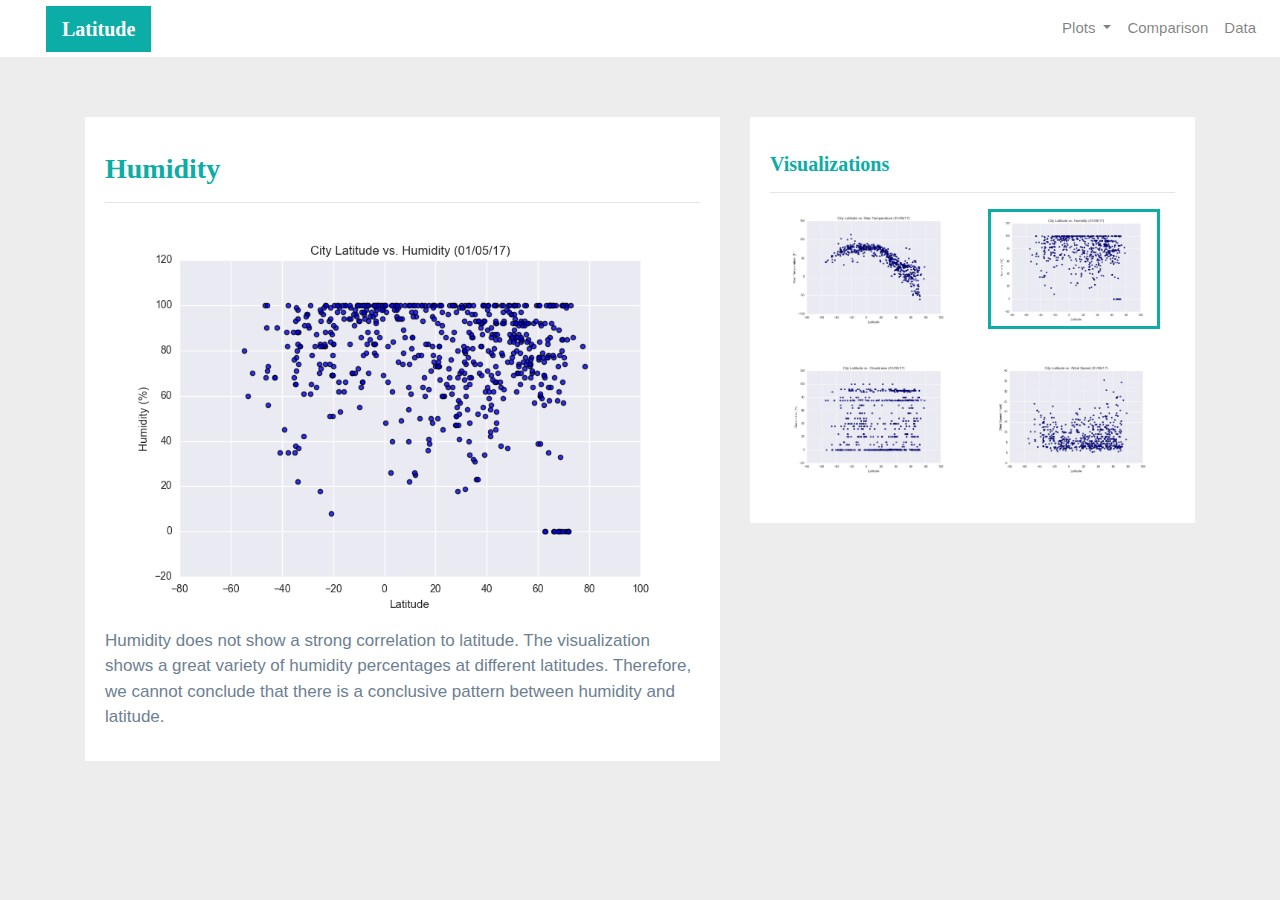
<file: Humidity.html>
<!DOCTYPE html>
<html>

<head>
  <meta charset="utf-8" />
  <meta http-equiv="X-UA-Compatible" content="IE=edge">
  <title>Bootstrap Visualization Dashboard</title>
  <meta name="viewport" content="width=device-width, initial-scale=1">


  <!-- Bootstrap CSS -->
  <link rel="stylesheet" href="https://maxcdn.bootstrapcdn.com/bootstrap/4.0.0/css/bootstrap.min.css" integrity="sha384-Gn5384xqQ1aoWXA+058RXPxPg6fy4IWvTNh0E263XmFcJlSAwiGgFAW/dAiS6JXm"
    crossorigin="anonymous">

  <!--CSS Link-->
  <link rel="stylesheet" type="text/css" href="style.css">

</head>

<body>
  <!-- Navigation Section -->
  <div class="navigation">
    <nav class="navbar navbar-expand-lg navbar-light">
      <a class="navbar-brand" style="background-color: #0BADA6;" href="index.html">Latitude</a>
      <button class="navbar-toggler  border border-white" type="button" data-toggle="collapse" data-target="#navbarNavDropdown"
        aria-controls="navbarNavDropdown" aria-expanded="false" aria-label="Toggle navigation">
        <span class="navbar-toggler-icon"></span>
      </button>
      <div class="collapse navbar-collapse" id="navbarNavDropdown">
        <ul class="navbar-nav ml-auto">
          <li class="nav-item dropdown">
            <a class="nav-link dropdown-toggle" href="#" id="navbarDropdownMenuLink" data-toggle="dropdown"
              aria-haspopup="true" aria-expanded="false">
              Plots
            </a>
            <div class="dropdown-menu" aria-labelledby="navbarDropdownMenuLink">
              <a class="dropdown-item" href="max_temperature.html">Max Temperature</a>
              <a class="dropdown-item active" href="humidity.html">Humidity</a>
              <a class="dropdown-item" href="cloudiness.html">Cloudiness</a>
              <a class="dropdown-item" href="wind_speed.html">Wind Speed</a>
            </div>
          </li>
          <li class="nav-item">
            <a class="nav-link" href="comparisons.html">Comparison</a>
          </li>
          <li class="nav-item">
            <a class="nav-link" href="data.html">Data</a>
          </li>

        </ul>
      </div>
    </nav>
  </div>
  <!-- Content Section -->
  <div class="container">
    <div class="row">
      <div class="col-lg-7 col-md-12">
        <!-- Left box  -->
        <div class="box">
          <h3 class="title">Humidity</h3>
          <hr>
          <img src="Resources/assets/images/Fig2.png" alt="Humidity Graph">
          <p>Humidity does not show a strong correlation to latitude. The visualization shows a great variety of
            humidity percentages at different latitudes. Therefore, we cannot conclude that there is a conclusive
            pattern between humidity and latitude.</p>
        </div>
      </div>
      <div class="col-lg-5 col-md-12">
        <!-- Right Box -->
        <div class="box">
          <h5 class="title">Visualizations</h5>
          <hr>


          <div class="container">
            <div class="row" style="padding-bottom: 30px;">
              <div class="col-6">
                <a href="max_temperature.html">
                  <img class="panel" src="Resources/assets/images/Fig1.png" alt="Max Temperature Image">
                </a>
              </div>
              <div class="col-6">
                <a href="humidity.html">
                  <img class="panel active" src="Resources/assets/images/Fig2.png" alt="Humidity Graph">
                </a>
              </div>
            </div>

            <div class="row" style="padding-bottom: 30px;">
              <div class="col-6">
                <a href="cloudiness.html">
                  <img class="panel" src="Resources/assets/images/Fig3.png" alt="Cloudiness Graph">
                </a>
              </div>
              <div class="col-6">
                <a href="wind_speed.html">
                  <img class="panel" src="Resources/assets/images/Fig4.png" alt="Wind Speed Graph">
                </a>
              </div>


            </div>
          </div>


        </div>
      </div>
    </div>
  </div>

  <!-- Bootstrap JS -->
  <script src="https://code.jquery.com/jquery-3.2.1.slim.min.js" integrity="sha384-KJ3o2DKtIkvYIK3UENzmM7KCkRr/rE9/Qpg6aAZGJwFDMVNA/GpGFF93hXpG5KkN"
    crossorigin="anonymous"></script>
  <script src="https://cdnjs.cloudflare.com/ajax/libs/popper.js/1.12.9/umd/popper.min.js" integrity="sha384-ApNbgh9B+Y1QKtv3Rn7W3mgPxhU9K/ScQsAP7hUibX39j7fakFPskvXusvfa0b4Q"
    crossorigin="anonymous"></script>
  <script src="https://maxcdn.bootstrapcdn.com/bootstrap/4.0.0/js/bootstrap.min.js" integrity="sha384-JZR6Spejh4U02d8jOt6vLEHfe/JQGiRRSQQxSfFWpi1MquVdAyjUar5+76PVCmYl"
    crossorigin="anonymous"></script>

</body>

</html>
</file>
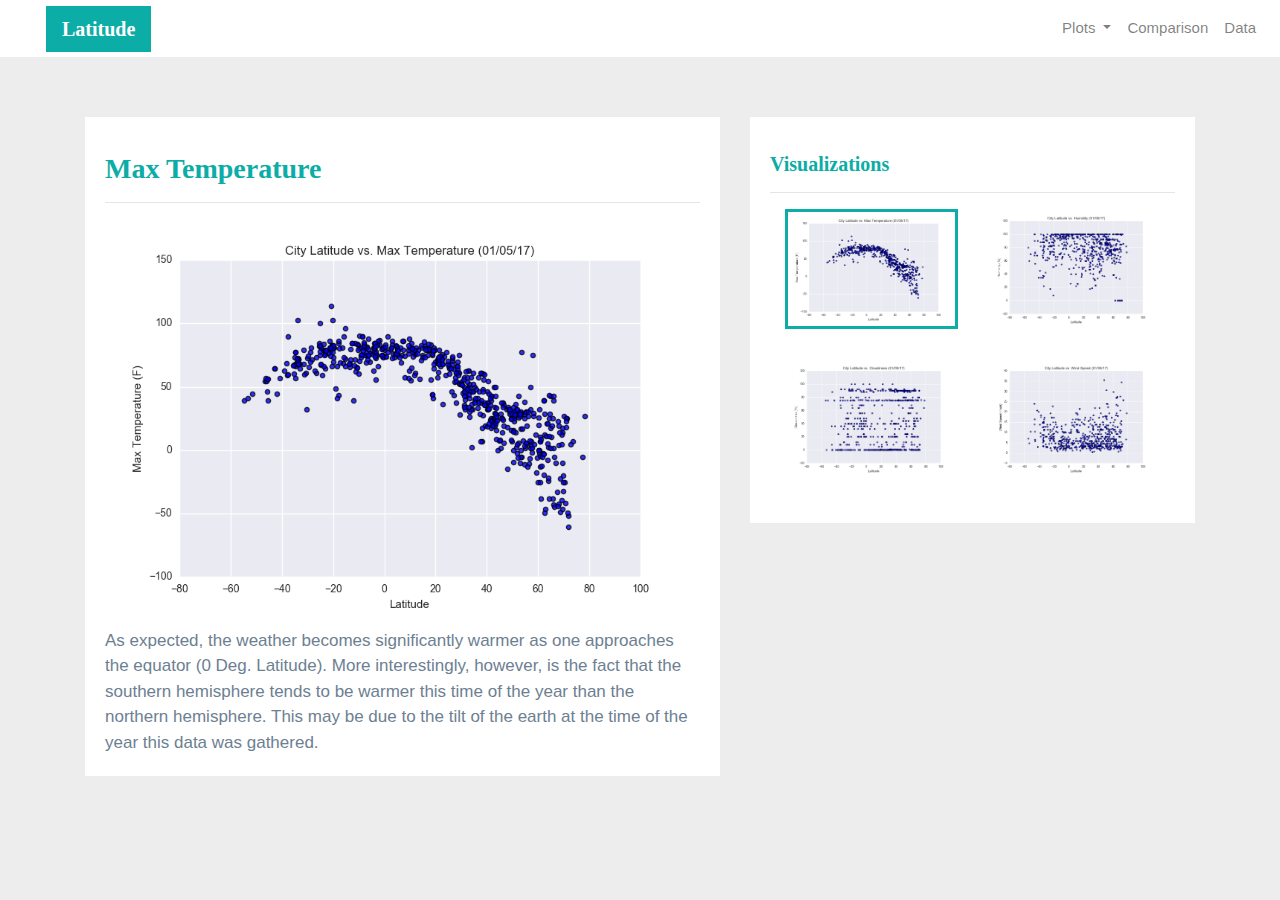
<file: max_temperature.html>
<!DOCTYPE html>
<html>

<head>
  <meta charset="utf-8" />
  <meta http-equiv="X-UA-Compatible" content="IE=edge">
  <title>Bootstrap Visualization Dashboard</title>
  <meta name="viewport" content="width=device-width, initial-scale=1">

  <!-- Bootstrap CSS -->
  <link rel="stylesheet" href="https://maxcdn.bootstrapcdn.com/bootstrap/4.0.0/css/bootstrap.min.css" integrity="sha384-Gn5384xqQ1aoWXA+058RXPxPg6fy4IWvTNh0E263XmFcJlSAwiGgFAW/dAiS6JXm"
    crossorigin="anonymous">

  <!--CSS Link-->
  <link rel="stylesheet" type="text/css" href="style.css">

</head>

<body>
  <!-- Navigation Section -->
  <div class="navigation">
    <nav class="navbar navbar-expand-lg navbar-light">
      <a class="navbar-brand" style="background-color: #0BADA6;" href="index.html">Latitude</a>
      <button class="navbar-toggler  border border-white" type="button" data-toggle="collapse" data-target="#navbarNavDropdown"
        aria-controls="navbarNavDropdown" aria-expanded="false" aria-label="Toggle navigation">
        <span class="navbar-toggler-icon"></span>
      </button>
      <div class="collapse navbar-collapse" id="navbarNavDropdown">
        <ul class="navbar-nav ml-auto">
          <li class="nav-item dropdown">
            <a class="nav-link dropdown-toggle" href="#" id="navbarDropdownMenuLink" data-toggle="dropdown"
              aria-haspopup="true" aria-expanded="false">
              Plots
            </a>
            <div class="dropdown-menu" aria-labelledby="navbarDropdownMenuLink">
              <a class="dropdown-item active" href="max_temperature.html">Max Temperature</a>
              <a class="dropdown-item" href="humidity.html">Humidity</a>
              <a class="dropdown-item" href="cloudiness.html">Cloudiness</a>
              <a class="dropdown-item" href="wind_speed.html">Wind Speed</a>
            </div>
          </li>
          <li class="nav-item">
            <a class="nav-link" href="comparisons.html">Comparison</a>
          </li>
          <li class="nav-item">
            <a class="nav-link" href="data.html">Data</a>
          </li>

        </ul>
      </div>
    </nav>
  </div>
  <!-- Content Section -->
  <div class="container">
    <div class="row">
      <div class="col-lg-7 col-md-12">
        <!-- Left box  -->
        <div class="box" style="padding-bottom: 5px;">
          <h3 class="title">Max Temperature</h3>
          <hr>
          <img src="Resources/assets/images/Fig1.png" alt="Max Temperature Graph">
          <p>As expected, the weather becomes significantly warmer as one approaches the equator (0 Deg. Latitude).
            More interestingly, however, is the fact that the southern hemisphere tends to be warmer this time of the
            year than the northern hemisphere. This may be due to the tilt of the earth at the time of the year this
            data was gathered.</p>
        </div>
      </div>
      <div class="col-lg-5 col-md-12">
        <!-- Right Box -->
        <div class="box">
          <h5 class="title">Visualizations</h5>
          <hr>


          <div class="container">
            <div class="row" style="padding-bottom: 30px;">
              <div class="col-6">
                <a href="max_temperature.html">
                  <img class="panel active" src="Resources/assets/images/Fig1.png" alt="Max Temperature Image">
                </a>
              </div>
              <div class="col-6">
                <a href="humidity.html">
                  <img class="panel" src="Resources/assets/images/Fig2.png" alt="Humidity Graph">
                </a>
              </div>
            </div>

            <div class="row" style="padding-bottom: 30px;">
              <div class="col-6">
                <a href="cloudiness.html">
                  <img class="panel" src="Resources/assets/images/Fig3.png" alt="Cloudiness Graph">
                </a>
              </div>
              <div class="col-6">
                <a href="wind_speed.html">
                  <img class="panel" src="Resources/assets/images/Fig4.png" alt="Wind Speed Graph">
                </a>
              </div>


            </div>
          </div>


        </div>
      </div>
    </div>
  </div>
 
  <!-- Bootstrap JS -->
  <script src="https://code.jquery.com/jquery-3.2.1.slim.min.js" integrity="sha384-KJ3o2DKtIkvYIK3UENzmM7KCkRr/rE9/Qpg6aAZGJwFDMVNA/GpGFF93hXpG5KkN"
    crossorigin="anonymous"></script>
  <script src="https://cdnjs.cloudflare.com/ajax/libs/popper.js/1.12.9/umd/popper.min.js" integrity="sha384-ApNbgh9B+Y1QKtv3Rn7W3mgPxhU9K/ScQsAP7hUibX39j7fakFPskvXusvfa0b4Q"
    crossorigin="anonymous"></script>
  <script src="https://maxcdn.bootstrapcdn.com/bootstrap/4.0.0/js/bootstrap.min.js" integrity="sha384-JZR6Spejh4U02d8jOt6vLEHfe/JQGiRRSQQxSfFWpi1MquVdAyjUar5+76PVCmYl"
    crossorigin="anonymous"></script>

</body>

</html>
</file>
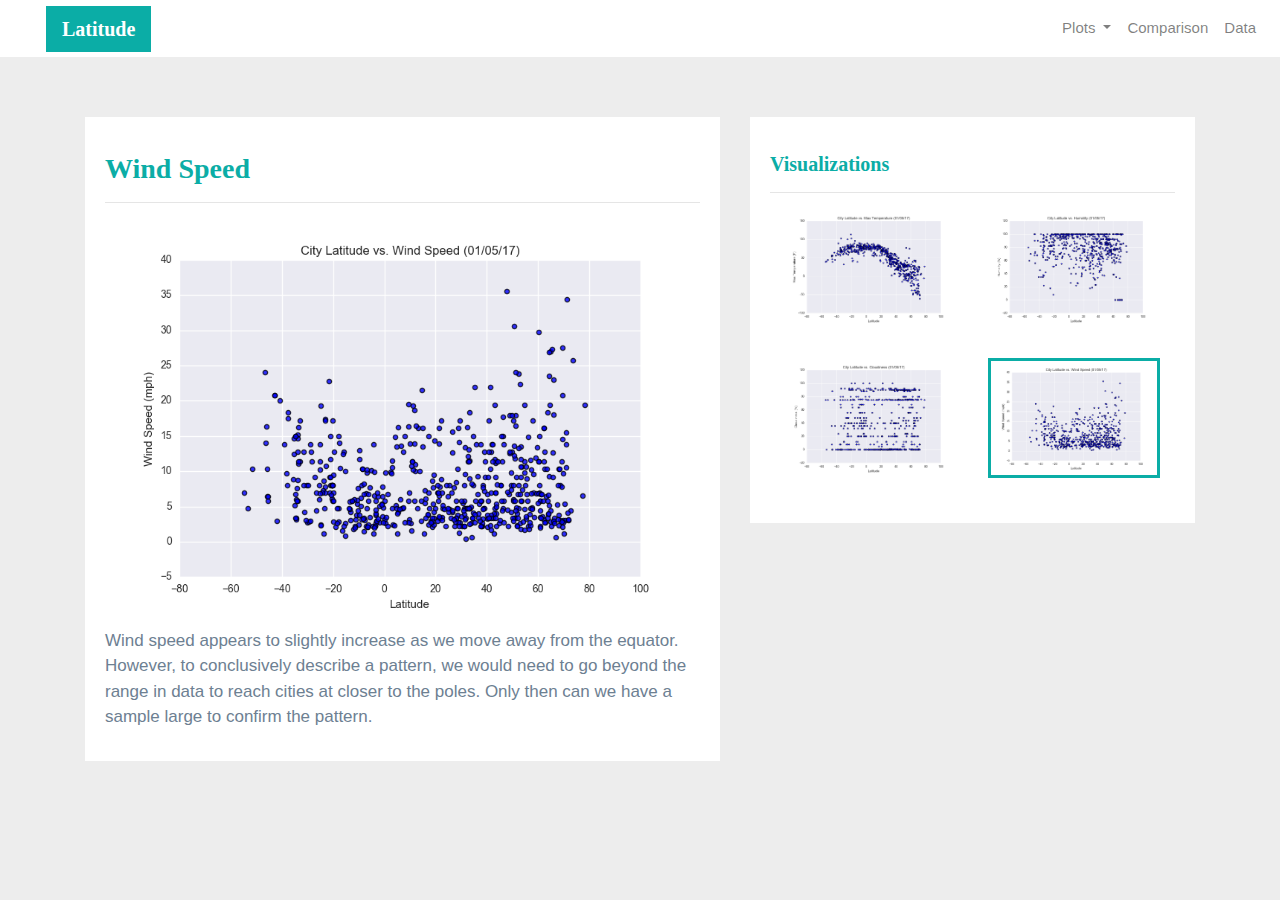
<file: wind_speed.html>
<!DOCTYPE html>
<html>

<head>
  <meta charset="utf-8" />
  <meta http-equiv="X-UA-Compatible" content="IE=edge">
  <title>Bootstrap Visualization Dashboard</title>
  <meta name="viewport" content="width=device-width, initial-scale=1">

  <!-- Bootstrap CSS -->
  <link rel="stylesheet" href="https://maxcdn.bootstrapcdn.com/bootstrap/4.0.0/css/bootstrap.min.css" integrity="sha384-Gn5384xqQ1aoWXA+058RXPxPg6fy4IWvTNh0E263XmFcJlSAwiGgFAW/dAiS6JXm"
    crossorigin="anonymous">
  <!--CSS Link-->
  <link rel="stylesheet" type="text/css" href="style.css">
</head>

<body>
  <!-- Navigation Section -->
  <div class="navigation">
    <nav class="navbar navbar-expand-lg navbar-light">
      <a class="navbar-brand" style="background-color: #0BADA6;" href="index.html">Latitude</a>
      <button class="navbar-toggler border border-white" type="button" data-toggle="collapse" data-target="#navbarNavDropdown"
        aria-controls="navbarNavDropdown" aria-expanded="false" aria-label="Toggle navigation">
        <span class="navbar-toggler-icon"></span>
      </button>
      <div class="collapse navbar-collapse" id="navbarNavDropdown">
        <ul class="navbar-nav ml-auto">
          <li class="nav-item dropdown">
            <a class="nav-link dropdown-toggle" href="#" id="navbarDropdownMenuLink" data-toggle="dropdown"
              aria-haspopup="true" aria-expanded="false">
              Plots
            </a>
            <div class="dropdown-menu" aria-labelledby="navbarDropdownMenuLink">
              <a class="dropdown-item" href="max_temperature.html">Max Temperature</a>
              <a class="dropdown-item" href="humidity.html">Humidity</a>
              <a class="dropdown-item" href="cloudiness.html">Cloudiness</a>
              <a class="dropdown-item active" href="wind_speed.html">Wind Speed</a>
            </div>
          </li>
          <li class="nav-item">
            <a class="nav-link" href="comparisons.html">Comparison</a>
          </li>
          <li class="nav-item">
            <a class="nav-link" href="data.html">Data</a>
          </li>

        </ul>
      </div>
    </nav>
  </div>
  <!-- Content Section -->
  <div class="container">
    <div class="row">
      <div class="col-lg-7 col-md-12">
        <!-- Left box  -->
        <div class="box">
          <h3 class="title">Wind Speed</h3>
          <hr>
          <img src="Resources/assets/images/Fig4.png" alt="Wind Speed Graph">
          <p>Wind speed appears to slightly increase as we move away from the equator. However, to conclusively
            describe a pattern, we would need to go beyond the range in data to reach cities at closer to the poles.
            Only then can we have a sample large to confirm the pattern.</p>
        </div>
      </div>
      <div class="col-lg-5 col-md-12">
        <!-- Right Box -->
        <div class="box">
          <h5 class="title">Visualizations</h5>
          <hr>
          <div class="container">
            <div class="row" style="padding-bottom: 30px;">
              <div class="col-6">
                <a href="max_temperature.html">
                  <img class="panel" src="Resources/assets/images/Fig1.png" alt="Max Temperature Image">
                </a>
              </div>
              <div class="col-6">
                <a href="humidity.html">
                  <img class="panel" src="Resources/assets/images/Fig2.png" alt="Humidity Graph">
                </a>
              </div>
            </div>
            <div class="row" style="padding-bottom: 30px;">
              <div class="col-6">
                <a href="cloudiness.html">
                  <img class="panel" src="Resources/assets/images/Fig3.png" alt="Cloudiness Graph">
                </a>
              </div>
              <div class="col-6">
                <a href="wind_speed.html">
                  <img class="panel active" src="Resources/assets/images/Fig4.png" alt="Wind Speed Graph">
                </a>
              </div>
            </div>
          </div>
        </div>
      </div>
    </div>
  </div>

  <!-- Bootstrap JS -->
  <script src="https://code.jquery.com/jquery-3.2.1.slim.min.js" integrity="sha384-KJ3o2DKtIkvYIK3UENzmM7KCkRr/rE9/Qpg6aAZGJwFDMVNA/GpGFF93hXpG5KkN"
    crossorigin="anonymous"></script>
  <script src="https://cdnjs.cloudflare.com/ajax/libs/popper.js/1.12.9/umd/popper.min.js" integrity="sha384-ApNbgh9B+Y1QKtv3Rn7W3mgPxhU9K/ScQsAP7hUibX39j7fakFPskvXusvfa0b4Q"
    crossorigin="anonymous"></script>
  <script src="https://maxcdn.bootstrapcdn.com/bootstrap/4.0.0/js/bootstrap.min.js" integrity="sha384-JZR6Spejh4U02d8jOt6vLEHfe/JQGiRRSQQxSfFWpi1MquVdAyjUar5+76PVCmYl"
    crossorigin="anonymous"></script>
</body>

</html>
</file>
<file: style.css>
/* Body */
body{
  background-color: #EDEDED; 
}
/* Navbar */
.navbar{
  max-height: 57px; 
}
.navigation .navbar-brand{
  color: white; 
  margin-left: 30px; 
  padding: inherit; 
  font-weight: bold; 
  background-color: #0BADA6;
  font-family: Georgia, 'Times New Roman', Times, serif;
}
.navbar{
  background-color: white; 
  font-size: 15px; 
}
.active, .dropdown-menu .dropdown-item:active a:hover{
  background-color:#E7E7E7!important; 
}
.dropdown-item{
  color: #6D8092 !important; 
}
.dropdown .dropdown-menu .dropdown-item:active, .dropdown .dropdown-menu .dropdown-item:hover{
  background-color:#E7E7E7 !important; 
}
a{
  color: #6D8092;
  font-size: 15px; 
}
.nav-link:hover{
  background-color:#E7E7E7 !important;
 }

.navbar-brand:hover{
color: rgb(175, 175, 175) !important;
}
/* Images */
img{
  width:100% !important;
  height:100% !important;
}
.active, .panel:hover{
  border-color:#0BADA6;
  border-style: solid; 
  
}
.vizualization{
  width:50% !important;
  height:50% !important;
}

/* Title Class  */
.title{
  color: #0BADA6;  
  font-family: Georgia, 'Times New Roman', Times, serif;
  font-weight: bolder; 
  padding-top: 25px; 
}
/* Paragraph Element */
p{
color: #6D8092;
font-family: Arial, Helvetica, sans-serif;
font-size: 17px; 
}
/* Box Class */
.box {
  margin-top: 60px; 
  margin-bottom: 62px; 
  padding: 10px 20px 15px; 
  color:black;
  background-color: white; 

}
/* Table */
.table{
  font-size: 15px; 
  border-top-color: white !important; 
}
/* Footer */
footer{
background-color: #666666; 
border-top-style: solid; 
border-top-width: 5px; 
border-top-color: #0BADA6;
color: white; 
min-height: 55px; 
font-family: Arial, Helvetica, sans-serif;
font-size: 15px; 
text-align: center; 
position: fixed;
left: 0;
bottom: 0;
width: 100%;
padding-top: 15px; 
}
/* Media Queries */
@media(max-width: 992px){
.navbar-expand-lg{
background-color: #0BADA6 !important;
}
.navbar{
  max-height: none; 
  padding: inherit;
}
.navbar div{
  margin: inherit; 
  background-color: white;  
}
.navbar-brand{
  padding: 10px !important; 
}

button{
  margin-right: 30px; 
}
button:focus {

  outline: 1px dotted;
  outline: 5px auto -webkit-focusring-color;
  
  }
}
</file>
